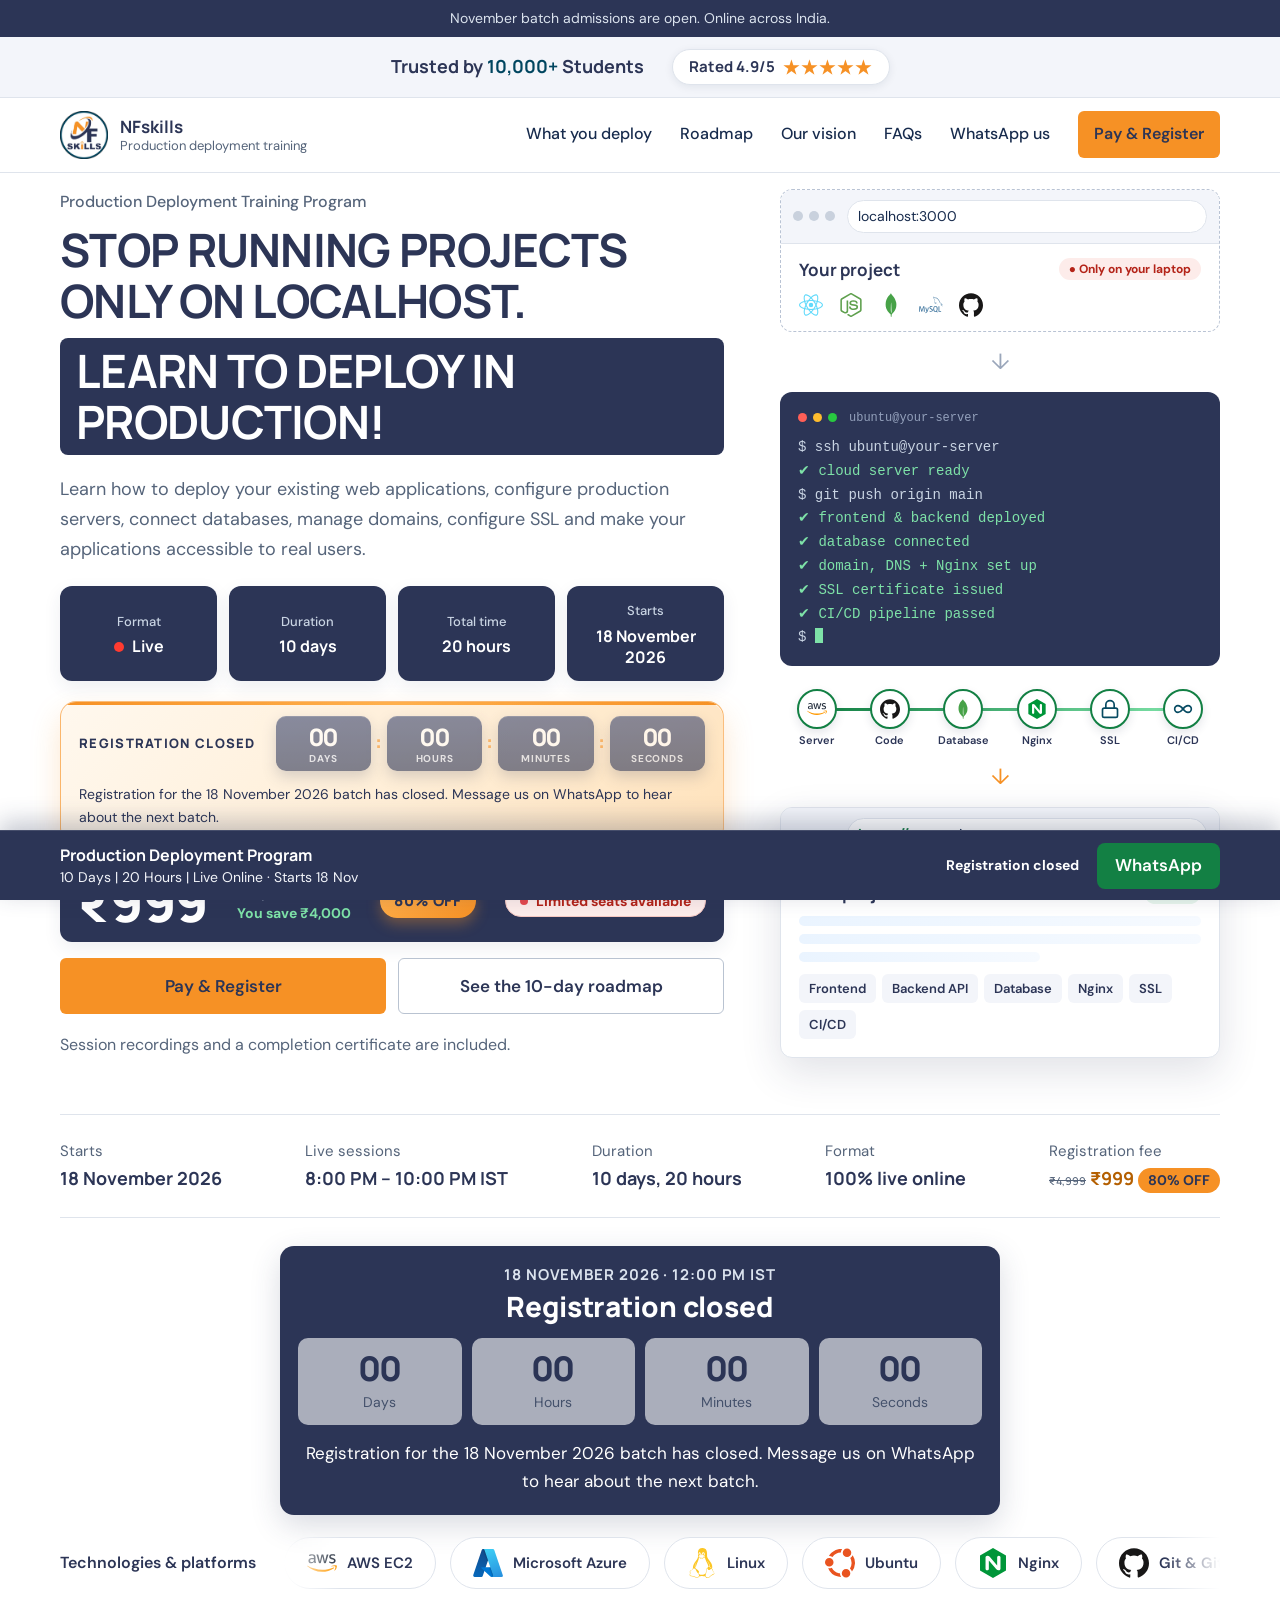
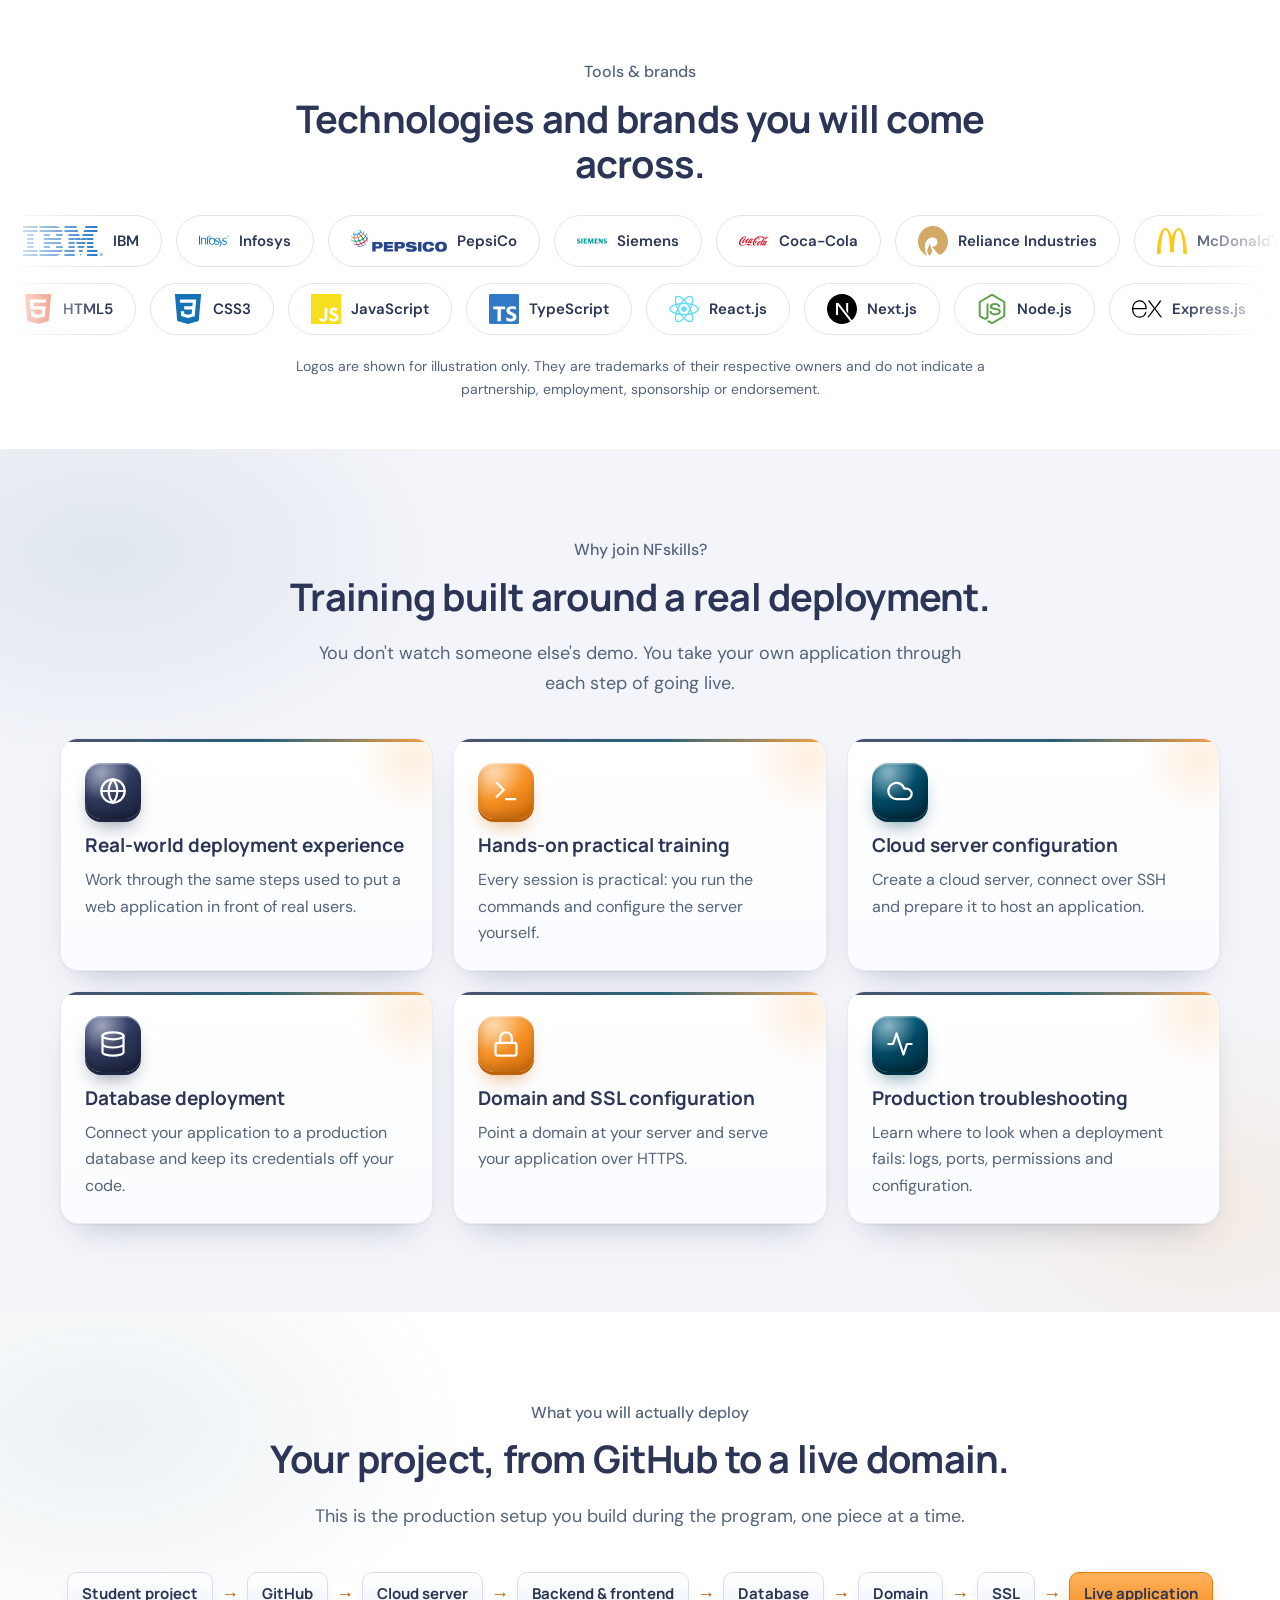
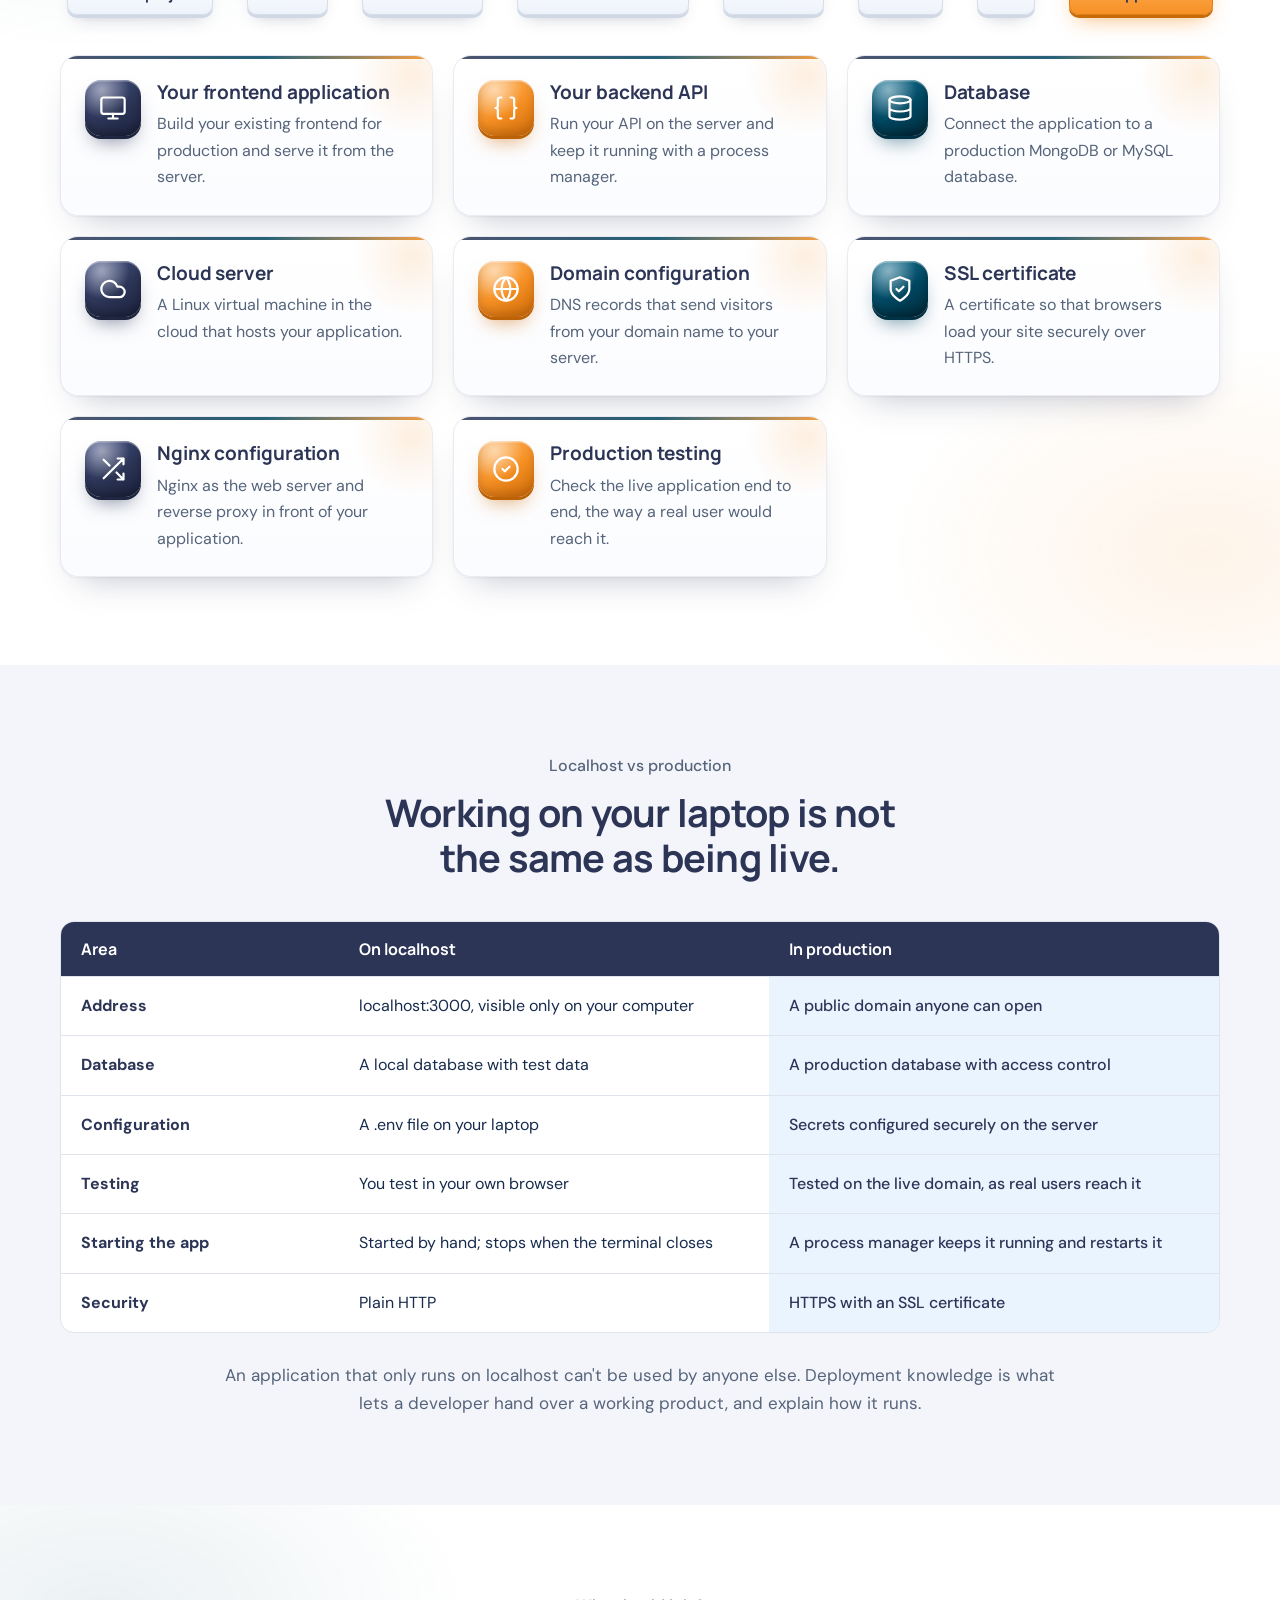
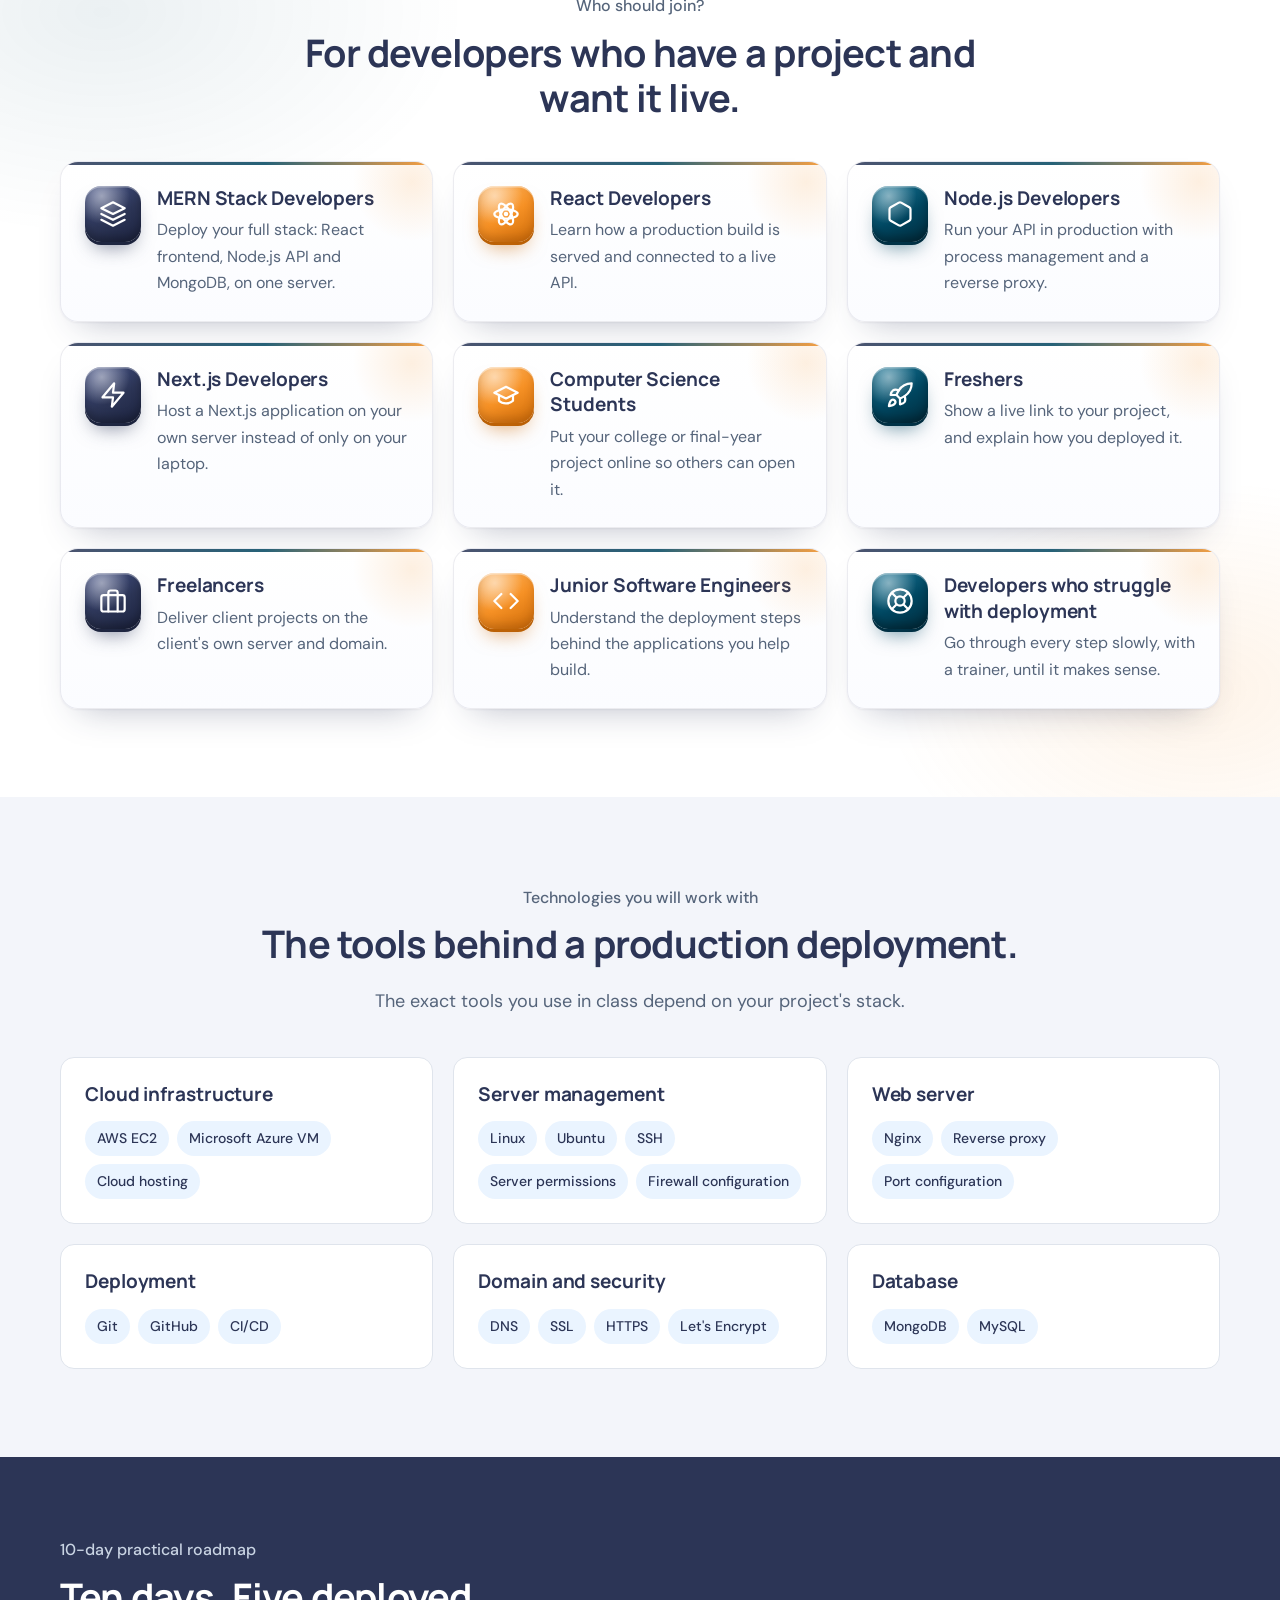
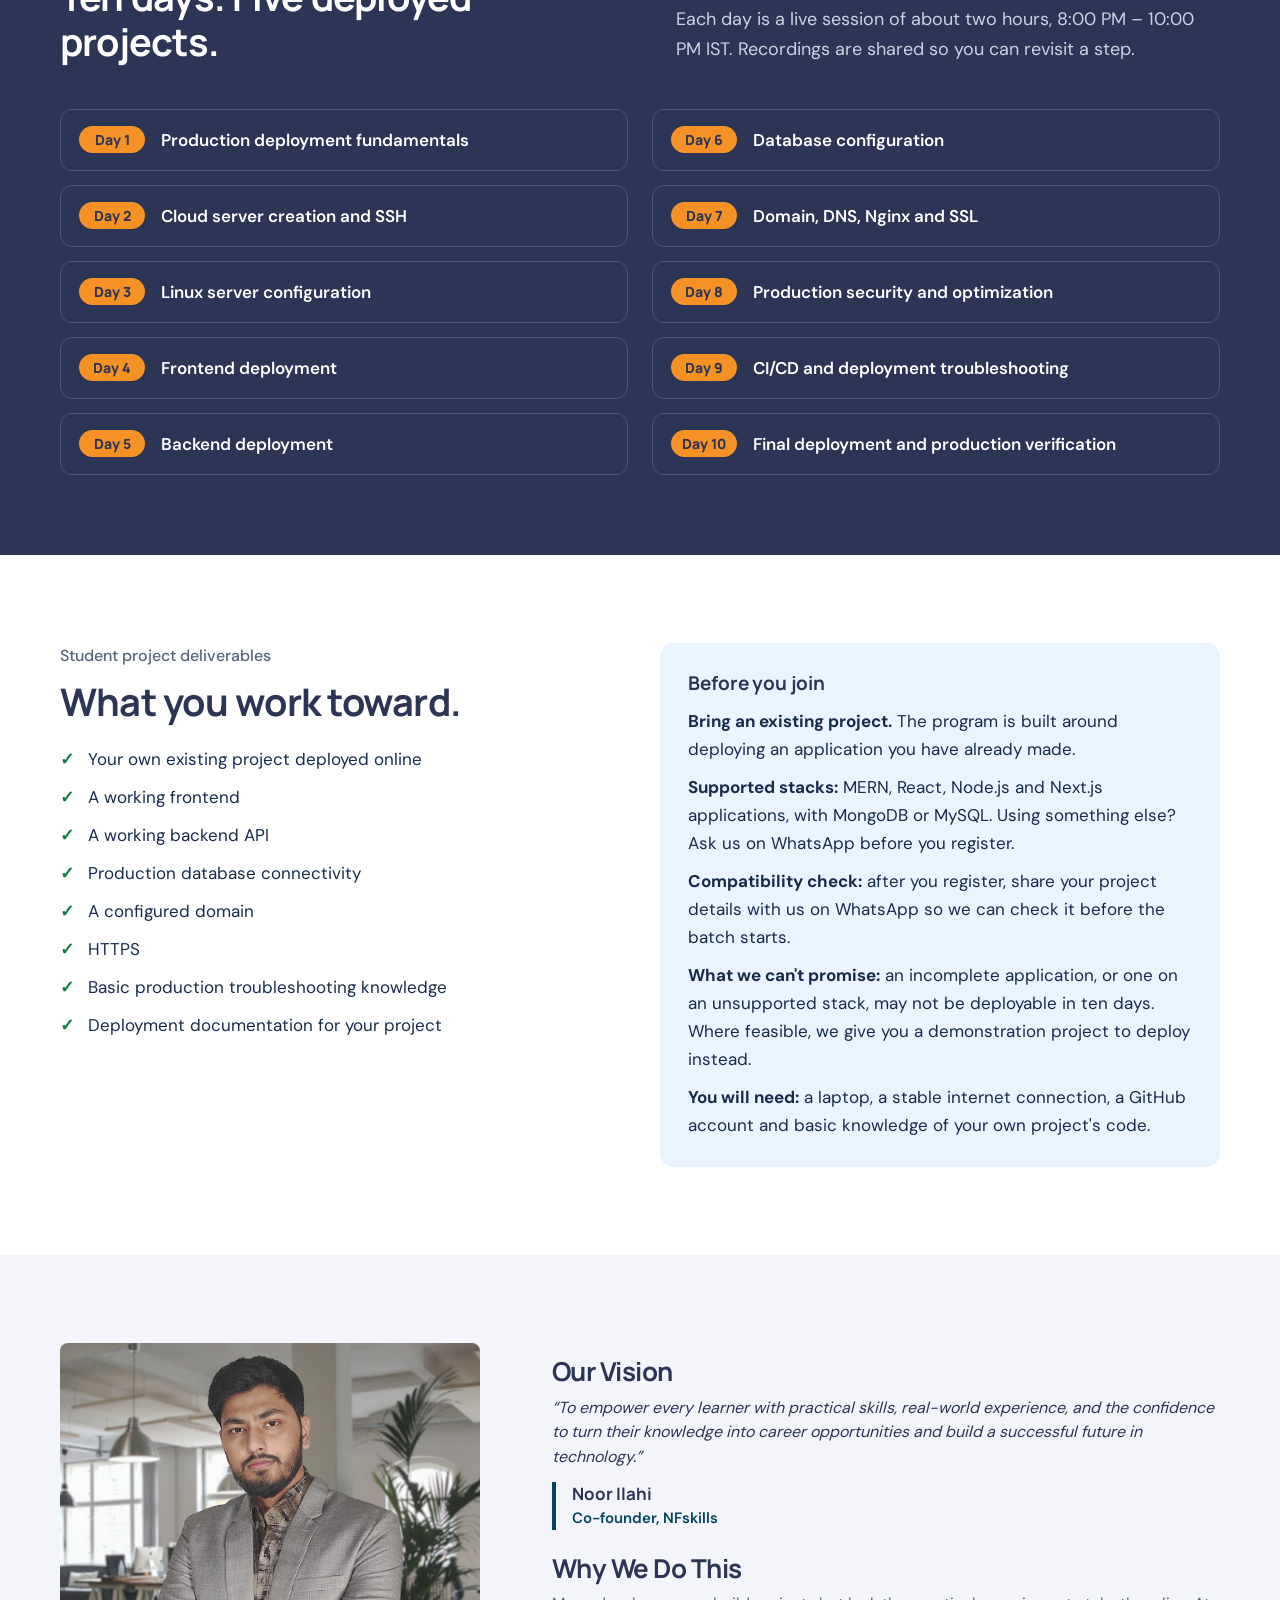
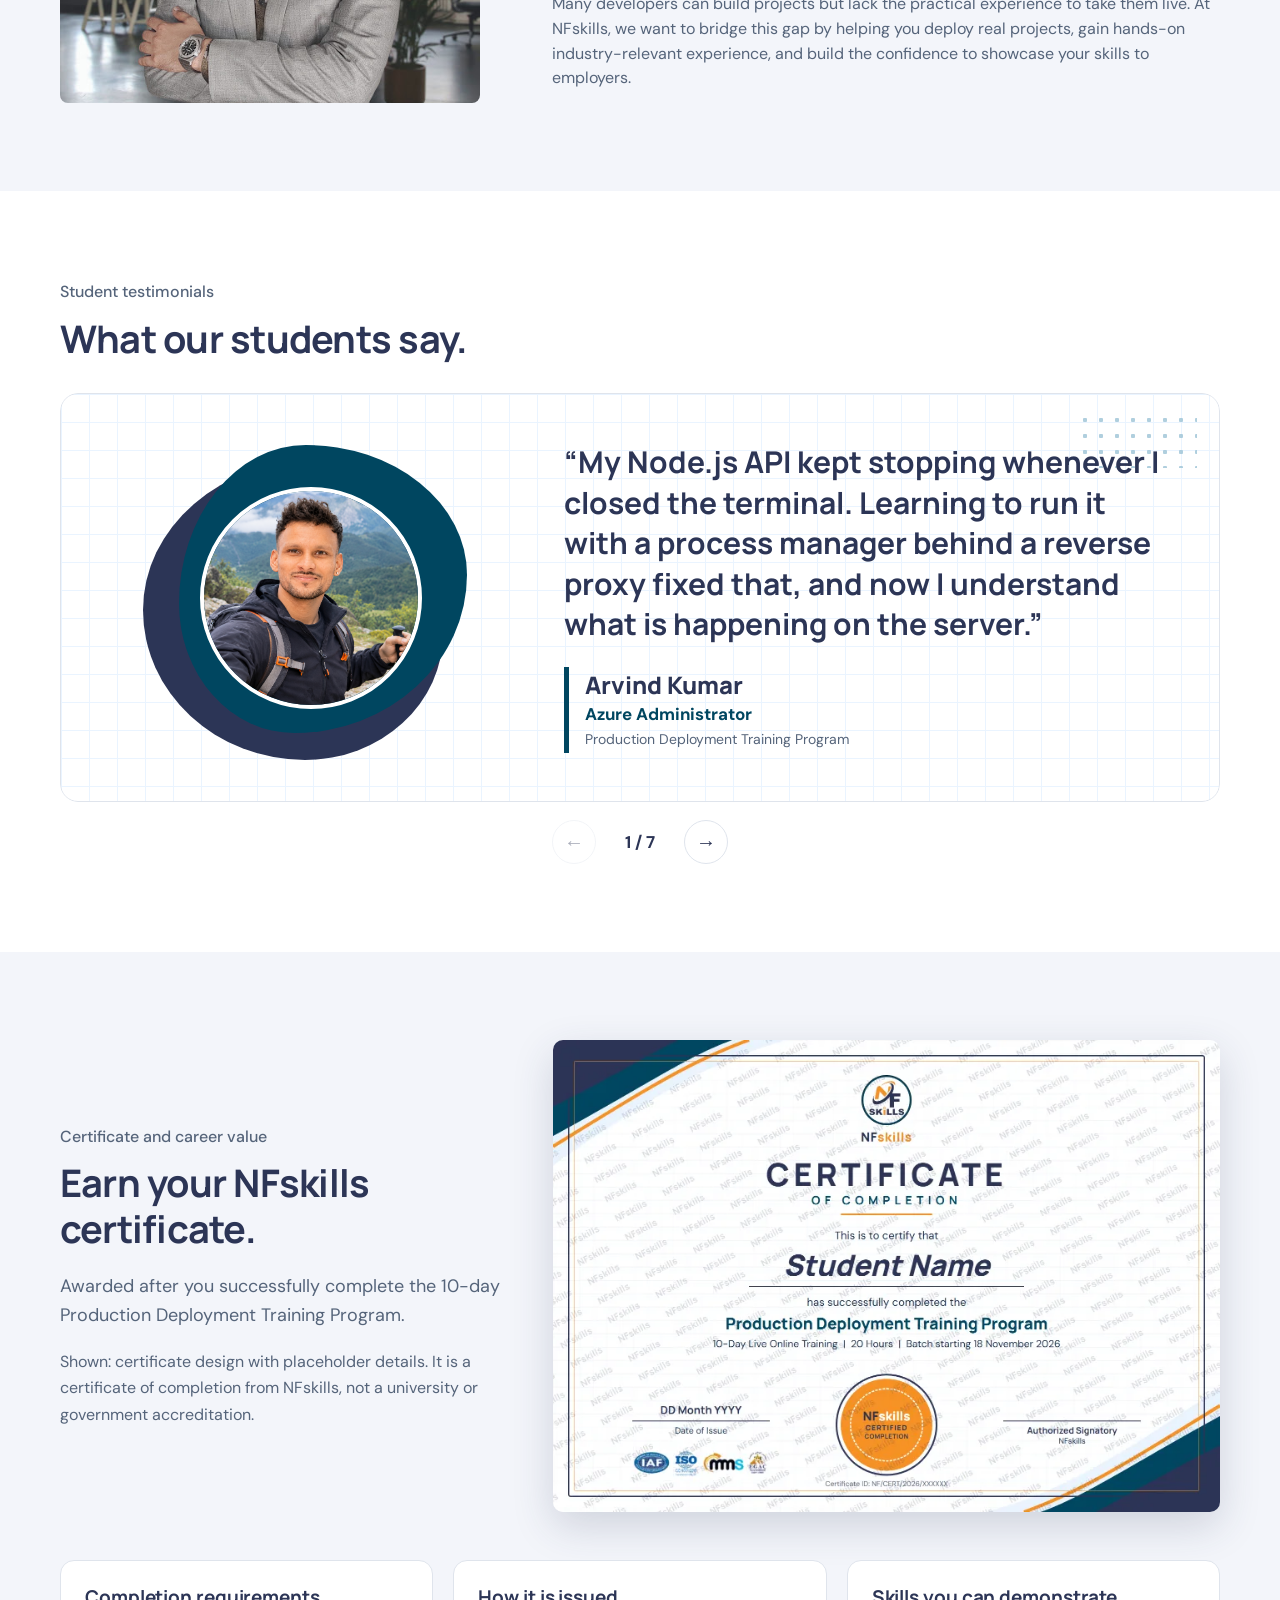
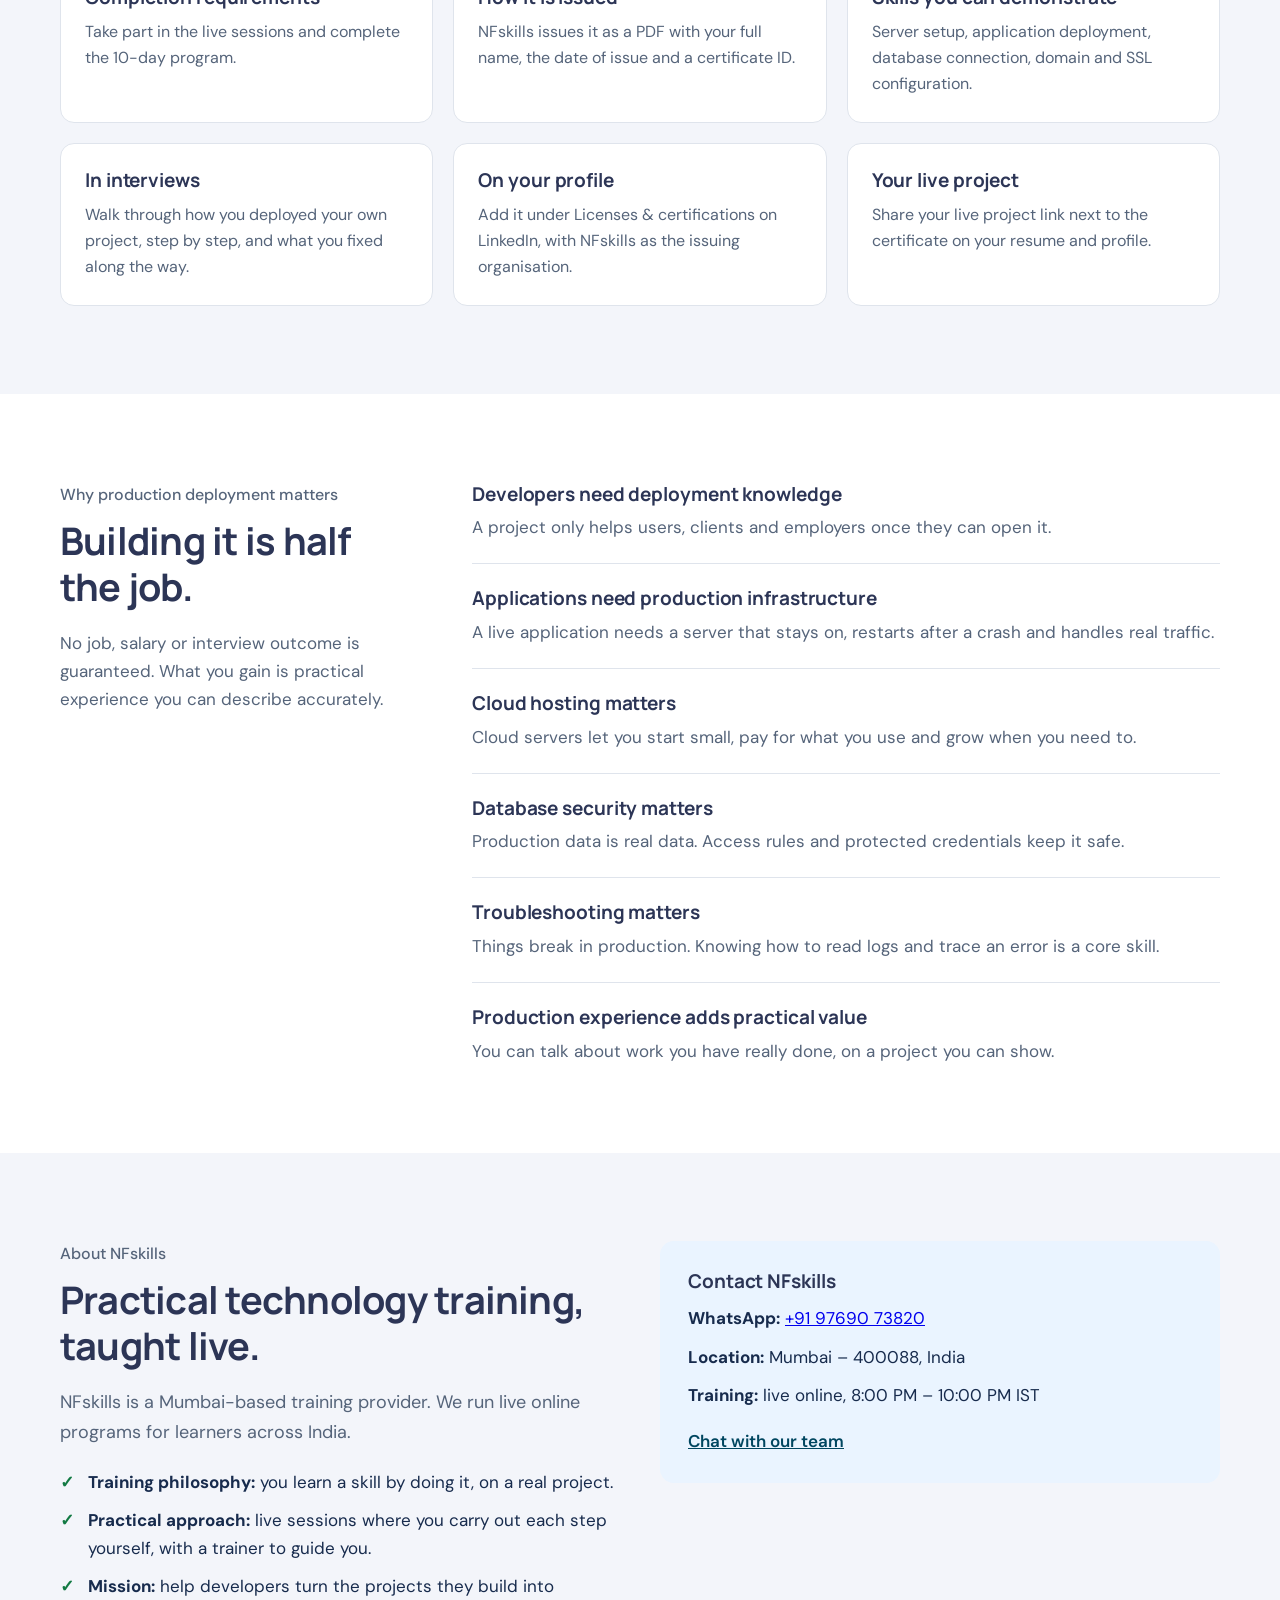
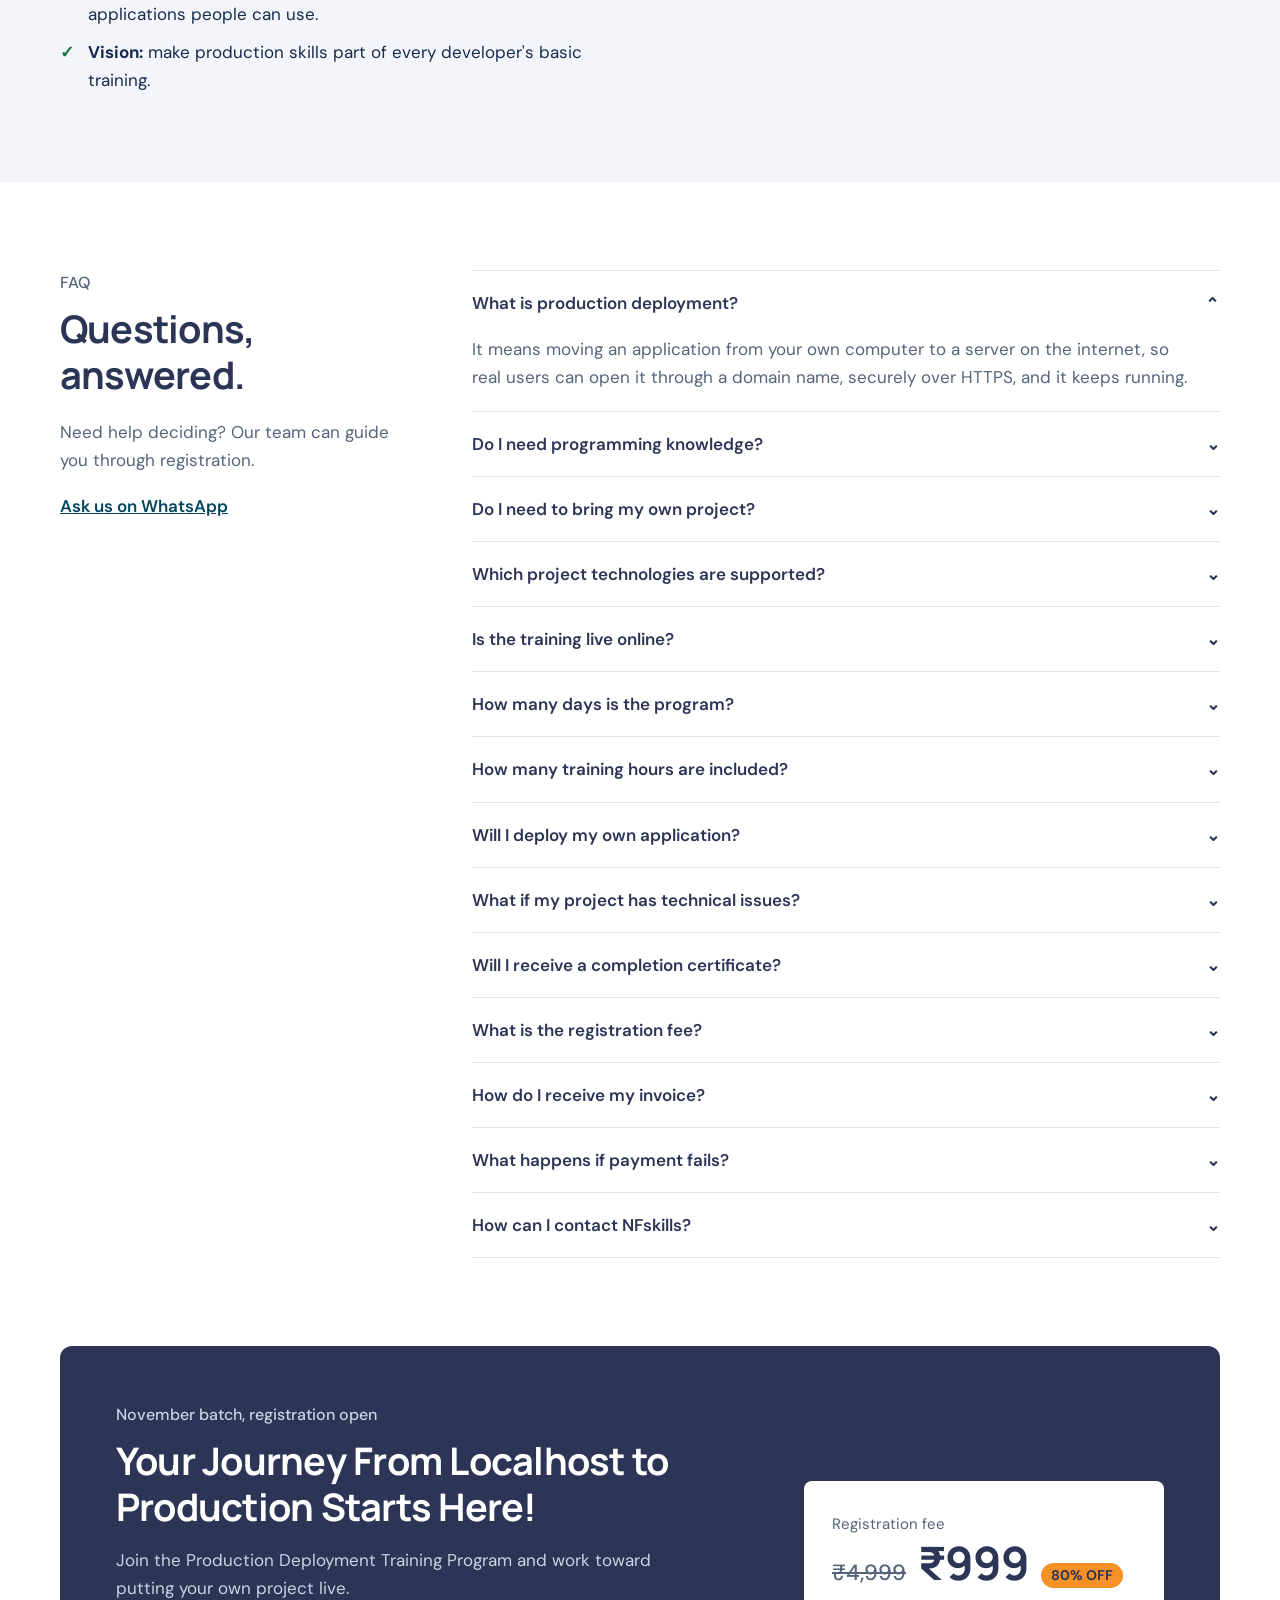
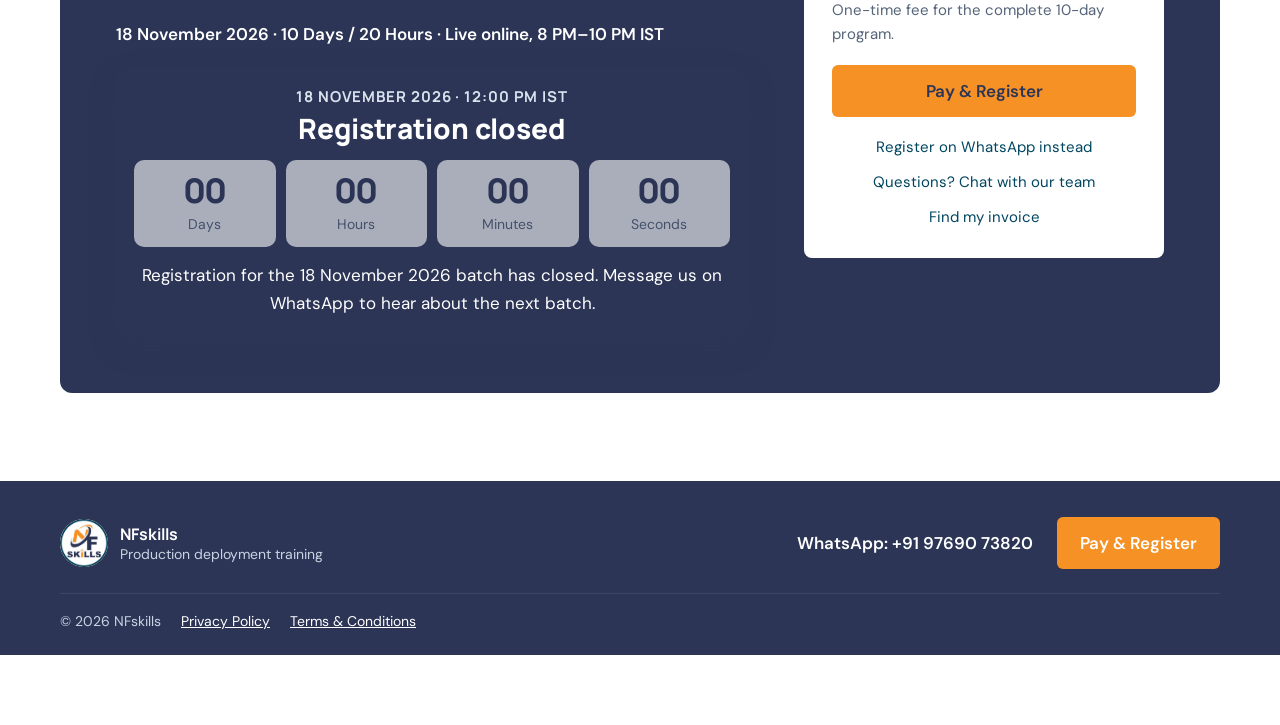
<file: public/index.html>
<!doctype html>
<html lang="en-IN">

<head>
    <meta charset="utf-8">
    <meta name="viewport" content="width=device-width, initial-scale=1, viewport-fit=cover">
    <meta name="theme-color" content="#2C3556">
    <meta name="description" content="Deploy your own web application to production in a 10-day live online training: cloud server, database, domain, Nginx and SSL. 20 hours, starts 18 November 2026. Register for ₹999.">
<meta property="og:type" content="website"><meta property="og:site_name" content="NFskills"><meta property="og:locale" content="en_IN"><meta property="og:title" content="Production Deployment Training: Take Your Project Live | NFskills"><meta property="og:description" content="Deploy your own web application to production in a 10-day live online training: cloud server, database, domain, Nginx and SSL. 20 hours, starts 18 November 2026. Register for ₹999."><meta name="twitter:card" content="summary">
<script type="application/ld+json">{"@context":"https://schema.org","@type":"Course","name":"Production Deployment Training Program","description":"A 10-day, 20-hour live online training in which students deploy their own existing web application to a production server with a database, domain, Nginx and SSL.","provider":{"@type":"EducationalOrganization","name":"NFskills","telephone":"+91-97690-73820","address":{"@type":"PostalAddress","addressLocality":"Mumbai","postalCode":"400088","addressCountry":"IN"}},"inLanguage":"en","teaches":["Cloud server setup","Linux server configuration","Nginx","Domain and DNS configuration","SSL and HTTPS","Database deployment","CI/CD","Deployment troubleshooting"],"offers":{"@type":"Offer","category":"Paid","price":"999","priceCurrency":"INR"},"hasCourseInstance":{"@type":"CourseInstance","courseMode":"Online","startDate":"2026-11-18","courseWorkload":"PT20H"}}</script>
    <title>Production Deployment Training: Take Your Project Live | NFskills</title>
    <link rel="icon" type="image/png" href="images/nfskills%20fav.png">
    <link rel="preload" href="fonts/manrope-latin.woff2" as="font" type="font/woff2" crossorigin><link rel="preload" href="fonts/dm-sans-latin.woff2" as="font" type="font/woff2" crossorigin>
    
    <style>
@font-face{font-family:"DM Sans";font-style:normal;font-weight:400 700;font-display:swap;src:url(fonts/dm-sans-latin-ext.woff2) format("woff2");unicode-range:U+0100-02BA,U+02BD-02C5,U+02C7-02CC,U+02CE-02D7,U+02DD-02FF,U+0304,U+0308,U+0329,U+1D00-1DBF,U+1E00-1E9F,U+1EF2-1EFF,U+2020,U+20A0-20AB,U+20AD-20C4,U+2113,U+2C60-2C7F,U+A720-A7FF}@font-face{font-family:"DM Sans";font-style:normal;font-weight:400 700;font-display:swap;src:url(fonts/dm-sans-latin.woff2) format("woff2");unicode-range:U+0000-00FF,U+0131,U+0152-0153,U+02BB-02BC,U+02C6,U+02DA,U+02DC,U+0304,U+0308,U+0329,U+2000-206F,U+20AC,U+2122,U+2191,U+2193,U+2212,U+2215,U+FEFF,U+FFFD}@font-face{font-family:"Manrope";font-style:normal;font-weight:400 800;font-display:swap;src:url(fonts/manrope-latin-ext.woff2) format("woff2");unicode-range:U+0100-02BA,U+02BD-02C5,U+02C7-02CC,U+02CE-02D7,U+02DD-02FF,U+0304,U+0308,U+0329,U+1D00-1DBF,U+1E00-1E9F,U+1EF2-1EFF,U+2020,U+20A0-20AB,U+20AD-20C4,U+2113,U+2C60-2C7F,U+A720-A7FF}@font-face{font-family:"Manrope";font-style:normal;font-weight:400 800;font-display:swap;src:url(fonts/manrope-latin.woff2) format("woff2");unicode-range:U+0000-00FF,U+0131,U+0152-0153,U+02BB-02BC,U+02C6,U+02DA,U+02DC,U+0304,U+0308,U+0329,U+2000-206F,U+20AC,U+2122,U+2191,U+2193,U+2212,U+2215,U+FEFF,U+FFFD}
        :root {
            --navy: #2C3556;
            --blue: #004660;
            --blue-dark: #00384d;
            --ink: #172B4D;
            --muted: #55647a;
            --line: #dfe4ec;
            --pale: #F3F5FA;
            --orange: #F69125;
            --light-blue: #EAF4FF;
            --brass: #b45f00;
            --green: #127a43
        }

        [hidden] {
            display: none !important
        }

        * {
            box-sizing: border-box
        }

        html {
            scroll-behavior: smooth;
            scroll-padding-top: 88px
        }

        a:focus-visible,
        button:focus-visible,
        summary:focus-visible {
            outline: 2px solid var(--blue);
            outline-offset: 2px
        }

        @media(prefers-reduced-motion:reduce) {
            html {
                scroll-behavior: auto
            }
        }

        body {
            margin: 0;
            background: #fff;
            font-family: "DM Sans", Arial, sans-serif;
            font-size: 17px;
            line-height: 1.65;
            color: var(--ink)
        }

        button,
        a {
            font: inherit
        }

        button {
            cursor: pointer
        }

        img {
            max-width: 100%
        }

        h1,
        h2,
        h3 {
            font-family: Manrope, sans-serif;
            color: var(--navy);
            margin: 0
        }

        h1 {
            font-size: clamp(38px, 4.6vw, 58px);
            font-weight: 700;
            line-height: 1.1;
            letter-spacing: -.03em
        }

        .hero-title {
            text-transform: uppercase;
            font-size: clamp(30px, 3.6vw, 46px);
            letter-spacing: -.015em
        }

        .hero-hl {
            display: block;
            width: fit-content;
            margin-top: 12px;
            padding: 8px 16px;
            border-radius: 8px;
            background: var(--navy);
            color: #fff
        }

        h2 {
            font-size: clamp(29px, 3.1vw, 38px);
            font-weight: 700;
            line-height: 1.2;
            letter-spacing: -.02em
        }

        h3 {
            font-size: 19px;
            font-weight: 700;
            line-height: 1.35;
            letter-spacing: -.005em
        }

        .container {
            width: min(1160px, calc(100% - 48px));
            margin: auto
        }

        .announcement {
            padding: 7px 16px;
            text-align: center;
            background: var(--navy);
            color: #dbe3ee;
            font-size: 14px
        }

        header {
            background: #fff;
            border-bottom: 1px solid var(--line);
            position: sticky;
            top: 0;
            z-index: 20
        }

        .nav {
            min-height: 74px;
            display: flex;
            align-items: center;
            justify-content: space-between;
            gap: 20px
        }

        .brand {
            display: flex;
            align-items: center;
            gap: 12px;
            text-decoration: none;
            color: var(--navy)
        }

        .brand img {
            width: 48px;
            height: 48px;
            object-fit: contain
        }

        .brand span {
            display: flex;
            flex-direction: column;
            line-height: 1.3
        }

        .brand b {
            font: 700 17px Manrope, sans-serif
        }

        .brand small {
            font-size: 13px;
            color: var(--muted)
        }

        .links {
            display: flex;
            align-items: center;
            gap: 28px
        }

        .links a {
            font-size: 16px;
            color: var(--ink);
            text-decoration: none;
            font-weight: 500
        }

        .links a:hover {
            color: var(--blue)
        }

        .links .navcta {
            background: #f69125;
            color: var(--navy);
            padding: 10px 16px;
            border-radius: 6px;
            font-weight: 600
        }

        .links .navcta:hover {
            background: #e07d10;
            color: var(--navy)
        }

        .toggle {
            display: none;
            border: 1px solid var(--line);
            border-radius: 6px;
            background: #fff;
            width: 44px;
            height: 44px;
            font-size: 20px;
            line-height: 1;
            color: var(--navy)
        }

        .btn {
            display: inline-flex;
            align-items: center;
            justify-content: center;
            border: 1px solid transparent;
            border-radius: 6px;
            padding: 14px 22px;
            font-size: 17px;
            font-weight: 600;
            line-height: 1.3;
            text-decoration: none
        }

        .primary {
            background: #f69125;
            color: var(--navy)
        }

        .primary:hover {
            background: #e07d10
        }

        .secondary {
            color: var(--navy);
            background: #fff;
            border-color: #b9c3d1
        }

        .secondary:hover {
            border-color: var(--navy)
        }

        .btn:disabled {
            opacity: .6;
            cursor: wait
        }

        .label {
            color: var(--muted);
            font-size: 16px;
            font-weight: 500;
            margin: 0 0 10px
        }

        .lead {
            max-width: 56ch;
            color: var(--muted);
            font-size: 18px;
            margin: 20px 0 0
        }

        .hero {
            padding: 16px 0 0
        }

        .hero-grid {
            display: grid;
            grid-template-columns: minmax(0, 1fr) 360px;
            gap: 72px;
            align-items: center
        }

        .actions {
            display: flex;
            gap: 12px;
            flex-wrap: wrap;
            margin-top: 30px
        }

        .hero-note {
            font-size: 16px;
            color: var(--muted);
            margin: 18px 0 0
        }

        .poster {
            width: 100%;
            height: auto;
            display: block;
            border-radius: 8px;
            border: 1px solid var(--line)
        }

        .batch {
            display: grid;
            grid-template-columns: repeat(5, auto);
            justify-content: space-between;
            gap: 16px 32px;
            margin: 56px 0 0;
            padding: 24px 0;
            border-top: 1px solid var(--line);
            border-bottom: 1px solid var(--line)
        }

        .batch dt {
            font-size: 15px;
            color: var(--muted)
        }

        .batch dd {
            margin: 2px 0 0;
            font: 700 18px/1.35 Manrope, sans-serif;
            color: var(--navy)
        }

        .batch .fee {
            color: var(--brass)
        }

        .tech {
            display: flex;
            align-items: center;
            gap: 28px;
            padding: 22px 0;
            font-size: 16px;
            color: var(--muted);
            white-space: nowrap
        }

        .tech b {
            color: var(--navy);
            font-weight: 600
        }

        /* one line moving right to left; the list is doubled so moving by half its width loops seamlessly */
        .tech-window {
            flex: 1;
            min-width: 0;
            overflow: hidden;
            mask-image: linear-gradient(90deg, transparent, #000 6%, #000 94%, transparent)
        }

        .tech-track {
            display: flex;
            width: max-content;
            animation: tech-rtl 28s linear infinite
        }

        .tech-window:hover .tech-track {
            animation-play-state: paused
        }

        .tech ul {
            display: flex;
            gap: 0;
            margin: 0;
            padding: 0;
            list-style: none
        }

        @keyframes tech-rtl {
            to {
                transform: translateX(-50%)
            }
        }

        @media(prefers-reduced-motion:reduce) {
            .tech-track {
                animation: none
            }

            .tech-window {
                overflow-x: auto;
                mask-image: none
            }

            .tech ul[aria-hidden] {
                display: none
            }
        }

        @media(max-width:650px) {
            .tech {
                flex-direction: column;
                align-items: stretch;
                gap: 8px
            }
        }

        .cert {
            display: grid;
            grid-template-columns: minmax(0, 2fr) minmax(0, 3fr);
            gap: 48px;
            align-items: center
        }

        .cert-img {
            width: 100%;
            height: auto;
            border-radius: 10px;
            box-shadow: 0 14px 40px rgba(44, 53, 86, .18)
        }

        @media(max-width:900px) {
            .cert {
                grid-template-columns: 1fr;
                gap: 28px
            }
        }

        section.content {
            padding: 88px 0
        }

        .tint {
            background: var(--pale)
        }

        .aside {
            display: grid;
            grid-template-columns: 340px minmax(0, 1fr);
            gap: 72px;
            align-items: start
        }

        .aside .lead {
            font-size: 17px
        }

        .points {
            display: grid;
            gap: 0;
            margin: 0;
            padding: 0;
            list-style: none
        }

        .points li {
            padding: 22px 0;
            border-top: 1px solid var(--line)
        }

        .points li:first-child {
            border-top: 0;
            padding-top: 0
        }

        .points li:last-child {
            padding-bottom: 0
        }

        .points p {
            margin: 6px 0 0;
            color: var(--muted)
        }

        .project-list {
            margin-top: 40px;
            background: #fff;
            border: 1px solid var(--line);
            border-radius: 10px
        }

        .project {
            display: grid;
            grid-template-columns: minmax(0, 1fr) 340px;
            gap: 12px 56px;
            padding: 30px 32px;
            border-top: 1px solid var(--line)
        }

        .project:first-child {
            border-top: 0
        }

        .tag {
            font-size: 15px;
            font-weight: 600;
            color: var(--brass);
            margin-bottom: 6px
        }

        .project h3 {
            font-size: 21px
        }

        .project p {
            color: var(--muted);
            margin: 8px 0 0;
            max-width: 56ch
        }

        .project ul {
            list-style: none;
            padding: 0;
            margin: 0;
            display: grid;
            grid-template-columns: 1fr 1fr;
            gap: 8px 20px;
            align-content: center
        }

        .project li {
            font-size: 15px;
            color: var(--ink)
        }

        .pipeline-band {
            background: var(--navy);
            color: #c9d4e3;
            padding: 80px 0
        }

        .pipeline-band h2 {
            color: #fff
        }

        .pipeline-band .label,
        .pipeline-band .lead {
            color: #c9d4e3
        }

        .pipeline-head {
            display: grid;
            grid-template-columns: minmax(0, 1fr) minmax(0, 1fr);
            gap: 72px;
            align-items: end
        }

        .pipeline-head .lead {
            margin-top: 0
        }

        .pipeline {
            list-style: none;
            margin: 52px 0 0;
            padding: 0;
            display: grid;
            grid-template-columns: repeat(5, 1fr);
            gap: 24px
        }

        .pipeline li {
            position: relative;
            padding-top: 44px
        }

        .pipeline li:before {
            content: "";
            position: absolute;
            top: 12px;
            left: 0;
            right: -24px;
            height: 2px;
            background: #4a5578
        }

        .pipeline li:last-child:before {
            right: 0
        }

        .pipeline i {
            position: absolute;
            top: 0;
            left: 0;
            width: 26px;
            height: 26px;
            display: grid;
            place-items: center;
            border-radius: 50%;
            background: #fff;
            color: var(--navy);
            font: 700 14px Manrope, sans-serif
        }

        .pipeline b {
            display: block;
            color: #fff;
            font: 700 18px/1.3 Manrope, sans-serif;
            margin-bottom: 6px
        }

        .pipeline span {
            font-size: 15px;
            line-height: 1.5;
            display: block
        }

        .pipeline-note {
            margin: 40px 0 0;
            padding-top: 24px;
            border-top: 1px solid #3a4568;
            font-size: 16px
        }

        .facts {
            display: grid;
            grid-template-columns: repeat(4, 1fr);
            gap: 24px;
            margin: 24px 0 0;
            font-size: 16px
        }

        .fact b {
            display: block;
            color: #fff;
            font-weight: 600
        }

        .audience-grid {
            display: grid;
            grid-template-columns: repeat(2, 1fr);
            gap: 36px 48px
        }

        .audience-grid p {
            margin: 6px 0 0;
            color: var(--muted)
        }

        .trainers {
            display: grid;
            grid-template-columns: 420px minmax(0, 1fr);
            gap: 72px;
            align-items: center
        }

        .trainer-photo {
            width: 100%;
            height: 360px;
            object-fit: cover;
            object-position: center 30%;
            border-radius: 8px;
            display: block
        }

        .names {
            display: flex;
            flex-wrap: wrap;
            gap: 8px 32px;
            margin: 24px 0 0;
            padding: 0;
            list-style: none;
            font: 700 18px Manrope, sans-serif;
            color: var(--navy)
        }

        .receive-list {
            margin: 0;
            padding: 0;
            list-style: none
        }

        .receive-list li {
            padding: 18px 0;
            border-top: 1px solid var(--line);
            font-weight: 600;
            color: var(--navy)
        }

        .receive-list li:first-child {
            border-top: 0;
            padding-top: 0
        }

        .receive-list small {
            display: block;
            font-size: 16px;
            font-weight: 400;
            color: var(--muted);
            margin-top: 2px
        }

        .register {
            background: var(--navy);
            border-radius: 12px;
            padding: 56px;
            display: grid;
            grid-template-columns: minmax(0, 1fr) 360px;
            gap: 56px;
            align-items: center
        }

        .register h2 {
            color: #fff
        }

        .register .label,
        .register p {
            color: #c9d4e3
        }

        .register p.when {
            color: #fff;
            font-weight: 600;
            margin-bottom: 0
        }

        .register>div>p {
            max-width: 46ch
        }

        .checkout {
            background: #fff;
            border-radius: 8px;
            padding: 28px
        }

        .checkout small {
            color: var(--muted);
            font-size: 15px
        }

        .sr {
            position: absolute;
            width: 1px;
            height: 1px;
            overflow: hidden;
            clip: rect(0 0 0 0);
            white-space: nowrap
        }

        .price {
            display: flex;
            flex-wrap: wrap;
            align-items: baseline;
            gap: 4px 12px
        }

        .was {
            color: var(--muted);
            font-weight: 500;
            font-size: .6em
        }

        .price .was {
            font-size: 22px
        }

        .off {
            display: inline-block;
            padding: 2px 10px;
            border-radius: 999px;
            background: #f69125;
            color: var(--navy);
            font: 700 14px/1.5 "DM Sans", Arial, sans-serif;
            vertical-align: middle
        }

        .checkout strong {
            display: block;
            font: 700 46px/1.15 Manrope, sans-serif;
            letter-spacing: -.02em;
            color: var(--navy)
        }

        .checkout p {
            color: var(--muted);
            font-size: 15px;
            margin: 6px 0 18px
        }

        .checkout .btn {
            width: 100%
        }

        .checkout-links {
            display: grid;
            gap: 10px;
            margin-top: 18px
        }

        .checkout-links a,
        .link-button {
            display: block;
            width: 100%;
            background: none;
            border: 0;
            padding: 0;
            text-align: center;
            font-size: 15px;
            color: var(--blue);
            text-decoration: none
        }

        .checkout-links a:hover,
        .link-button:hover {
            text-decoration: underline
        }

        .text-link {
            display: inline-block;
            margin-top: 18px;
            color: var(--blue);
            font-weight: 600
        }

        .faq-item {
            border-bottom: 1px solid var(--line)
        }

        .faq-item:first-child {
            border-top: 1px solid var(--line)
        }

        .faq-q {
            width: 100%;
            background: none;
            border: 0;
            text-align: left;
            padding: 18px 0;
            display: flex;
            justify-content: space-between;
            gap: 16px;
            font-weight: 600;
            font-size: 17px;
            color: var(--navy)
        }

        .faq-q span {
            transition: transform .15s
        }

        .faq-item.open .faq-q span {
            transform: rotate(180deg)
        }

        .faq-a {
            display: none;
            color: var(--muted);
            padding: 0 24px 20px 0
        }

        .faq-item.open .faq-a {
            display: block
        }

        footer {
            background: var(--navy);
            color: #fff;
            padding: 36px 0 22px
        }

        .foot {
            display: flex;
            justify-content: space-between;
            align-items: center;
            gap: 20px
        }

        .footbrand {
            display: flex;
            align-items: center;
            gap: 12px
        }

        .footbrand img {
            width: 48px;
            height: 48px;
            object-fit: contain;
            background: #fff;
            border-radius: 50%
        }

        .footbrand b {
            font: 700 16px Manrope, sans-serif
        }

        .footbrand small {
            display: block;
            font: 400 14px "DM Sans", Arial, sans-serif;
            color: #c9d4e3
        }

        .foot a {
            color: #fff;
            text-decoration: none;
            font-weight: 600
        }

        .copyright {
            border-top: 1px solid #3a4568;
            margin-top: 24px;
            padding-top: 16px;
            color: #c9d4e3;
            font-size: 14px;
            display: flex;
            flex-wrap: wrap;
            gap: 4px 20px
        }

        .copyright a {
            color: #fff
        }

        .wa {
            position: fixed;
            right: 20px;
            bottom: calc(var(--bar-h, 0px) + 14px);
            background: var(--green);
            color: #fff;
            text-decoration: none;
            border-radius: 6px;
            padding: 11px 16px;
            font-size: 15px;
            font-weight: 600;
            z-index: 25
        }

        .pay-dialog {
            width: min(460px, calc(100% - 32px));
            max-height: calc(100dvh - 32px);
            border: 0;
            border-radius: 12px;
            padding: 32px;
            color: var(--ink)
        }

        .pay-dialog::backdrop {
            background: #2C3556b3
        }

        .pay-dialog h3 {
            font-size: 24px;
            margin: 0 40px 6px 0
        }

        .pay-dialog p {
            font-size: 16px;
            line-height: 1.55;
            color: var(--muted);
            margin: 0 0 18px
        }

        .pay-dialog p.pay-consent {
            font-size: 14px;
            margin-bottom: 14px
        }

        .pay-consent a {
            color: var(--blue)
        }

        .dialog-close {
            position: absolute;
            top: 14px;
            right: 14px;
            width: 40px;
            height: 40px;
            border: 0;
            border-radius: 6px;
            background: none;
            font-size: 24px;
            line-height: 1;
            color: var(--muted)
        }

        .dialog-close:hover {
            background: var(--pale)
        }

        .field {
            display: grid;
            gap: 6px;
            margin-bottom: 16px
        }

        .field label {
            font-size: 15px;
            font-weight: 600;
            color: var(--navy)
        }

        .field input {
            font: inherit;
            font-size: 16px;
            padding: 12px 14px;
            border: 1px solid #b9c3d1;
            border-radius: 6px;
            width: 100%;
            color: var(--ink)
        }

        .field input:focus {
            outline: 2px solid var(--blue);
            outline-offset: 1px
        }

        .field-error {
            color: #b3261e;
            font-size: 14px
        }

        .field-error:empty {
            display: none
        }

        .pay-dialog .btn {
            width: 100%
        }

        .pay-status {
            font-weight: 600
        }

        .pay-dialog .pay-status.bad {
            color: #b3261e
        }

        .pay-dialog .pay-status.good {
            color: var(--green)
        }

        .receipt-list {
            list-style: none;
            padding: 0;
            margin: 0 0 18px;
            display: grid;
            gap: 10px
        }

        .receipt-list li {
            border: 1px solid var(--line);
            border-radius: 6px;
            padding: 12px;
            font-size: 15px;
            display: flex;
            flex-wrap: wrap;
            justify-content: space-between;
            align-items: center;
            gap: 8px 12px
        }

        .receipt-list span {
            flex: 1 1 100%
        }

        .receipt-list a {
            color: var(--blue);
            font-weight: 600;
            white-space: nowrap
        }

        .pay-summary {
            margin: 0 0 20px;
            padding: 6px 16px;
            background: var(--pale);
            border-radius: 8px;
            display: grid;
            grid-template-columns: auto minmax(0, 1fr);
            font-size: 15px
        }

        .pay-summary dt {
            color: var(--muted);
            padding: 10px 16px 10px 0
        }

        .pay-summary dd {
            margin: 0;
            padding: 10px 0;
            text-align: right;
            font-weight: 600;
            color: var(--navy);
            overflow-wrap: anywhere
        }

        .pay-summary dd:not(:last-child),
        .pay-summary dt:not(:nth-last-child(2)) {
            border-bottom: 1px solid var(--line)
        }

        .group-link {
            display: block;
            text-align: center;
            font-size: 16px;
            font-weight: 600;
            color: var(--green);
            margin-top: 16px
        }

        .pay-dialog .group-note {
            text-align: center;
            font-size: 14px;
            margin: 8px 0 0
        }

        @media(max-width:1000px) {
            .hero-grid {
                grid-template-columns: minmax(0, 1fr) 280px;
                gap: 40px
            }

            .batch {
                grid-template-columns: repeat(3, auto)
            }

            .aside,
            .pipeline-head,
            .trainers {
                grid-template-columns: 1fr;
                gap: 32px
            }

            .project {
                grid-template-columns: 1fr
            }

            .pipeline {
                grid-template-columns: 1fr;
                gap: 0
            }

            .pipeline li {
                padding: 0 0 28px 44px
            }

            .pipeline li:before {
                top: 0;
                bottom: 0;
                left: 12px;
                right: auto;
                width: 2px;
                height: auto
            }

            .pipeline li:last-child {
                padding-bottom: 0
            }

            .pipeline li:last-child:before {
                display: none
            }

            .facts {
                grid-template-columns: 1fr 1fr
            }

            .register {
                grid-template-columns: 1fr;
                padding: 40px;
                gap: 32px
            }
        }

        @media(max-width:800px) {
            .toggle {
                display: block
            }

            .links {
                display: none;
                position: absolute;
                top: 100%;
                left: 0;
                right: 0;
                background: #fff;
                padding: 12px 24px 20px;
                flex-direction: column;
                align-items: stretch;
                gap: 4px;
                border-bottom: 1px solid var(--line)
            }

            .links.show {
                display: flex
            }

            .links a {
                padding: 10px 0
            }

            .links .navcta {
                text-align: center;
                margin-top: 8px;
                padding: 12px 16px
            }
        }

        @media(max-width:650px) {
            body {
                font-size: 16px
            }

            .container {
                width: calc(100% - 32px)
            }

            .links {
                padding-left: 16px;
                padding-right: 16px
            }

            .nav {
                min-height: 66px
            }

            .brand img {
                width: 42px;
                height: 42px
            }

            .brand b {
                font-size: 16px
            }

            .hero {
                padding-top: 12px
            }

            .hero-grid {
                grid-template-columns: 1fr;
                gap: 36px
            }

            .visual {
                max-width: 300px;
                margin: auto
            }

            .actions .btn {
                width: 100%
            }

            .batch {
                grid-template-columns: 1fr 1fr;
                margin-top: 36px
            }

            section.content,
            .pipeline-band {
                padding: 60px 0
            }

            .project {
                padding: 24px 20px
            }

            .audience-grid {
                grid-template-columns: 1fr;
                gap: 24px
            }

            .trainer-photo {
                height: 280px
            }

            .register {
                padding: 28px 20px
            }

            .checkout {
                padding: 22px
            }

            .foot {
                align-items: flex-start;
                flex-direction: column
            }

            .wa {
                right: 12px
            }

            .pay-dialog {
                padding: 26px 20px
            }
        }

        @media(max-width:390px) {
            .project ul {
                grid-template-columns: 1fr
            }

            .facts {
                grid-template-columns: 1fr
            }
        }
    </style>
<link rel="stylesheet" href="trust.css"><link rel="stylesheet" href="countdown.css">
<link rel="stylesheet" href="logo-slider.css"><link rel="stylesheet" href="sections.css">
</head>

<body>
    <div class="announcement">November batch admissions are open. Online across India.</div>
    <div class="trust-bar" id="trustBar" hidden><div class="container"></div></div>
    <header>
        <div class="container nav"><a class="brand" href="#top"><img src="images/nfskills.png" width="48" height="48" alt=""><span><b>NFskills</b><small>Production deployment training</small></span></a><button class="toggle" type="button" aria-label="Open menu" aria-controls="siteMenu" aria-expanded="false">☰</button>
            <nav class="links" id="siteMenu"><a href="#deploy">What you deploy</a><a href="#roadmap">Roadmap</a><a href="#trainers">Our vision</a><a href="#faq">FAQs</a><a href="https://wa.me/919769073820?text=Hi%2C%20I%E2%80%99m%20interested%20in%20the%20Production%20Deployment%20Training%20Program.">WhatsApp us</a><a class="navcta js-pay" href="#register">Pay &amp; Register</a></nav>
        </div>
    </header>
    <main id="top">
        <!-- 01 hero -->
        <section class="hero">
            <div class="container">
                <div class="hero-grid">
                    <div>
                        <p class="label">Production Deployment Training Program</p>
                        <h1 class="hero-title">Stop Running Projects Only on Localhost. <span class="hero-hl">Learn to Deploy in production!</span></h1>
                        <p class="lead">Learn how to deploy your existing web applications, configure production servers, connect databases, manage domains, configure SSL and make your applications accessible to real users.</p>
                        <ul class="hero-facts" aria-label="Batch details"><li><small>Format</small><b><i class="live-dot" aria-hidden="true"></i>Live</b></li><li><small>Duration</small><b>10 days</b></li><li><small>Total time</small><b>20 hours</b></li><li><small>Starts</small><b>18 November 2026</b></li></ul>
                        <div class="countdown cd-mini" data-countdown data-no-cta hidden></div>
                        <p class="hero-price"><span class="now"><span class="sr">Now </span>₹999</span><span class="save"><s class="was"><span class="sr">Original price </span>₹4,999</s><span>You save ₹4,000</span></span><span class="off">80% OFF</span><span class="seats">Limited seats available</span></p>
                        <div class="actions"><a class="btn primary js-pay" href="#register">Pay &amp; Register</a><a class="btn secondary" href="#roadmap">See the 10-day roadmap</a></div>
                        <p class="hero-note">Session recordings and a completion certificate are included.</p>
                    </div>
                    <div class="visual mock" role="img" aria-label="Illustration: a project is pushed to a cloud server, its frontend, backend and database are deployed, the domain, Nginx, SSL and CI/CD are set up, and it goes live on its own secure domain">
                        <div class="mock-local" aria-hidden="true"><div class="mock-bar"><i></i><i></i><i></i><span>localhost:3000</span></div><div class="mock-local-body"><div class="mock-head">Your project<span class="offline">● Only on your laptop</span></div><div class="mock-logos"><img src="assets/logos/development/react-js.svg" alt="" height="24" decoding="async"><img src="assets/logos/development/node-js.svg" alt="" height="24" decoding="async"><img src="assets/logos/development/mongodb.svg" alt="" height="24" decoding="async"><img src="assets/logos/development/mysql.svg" alt="" height="24" decoding="async"><img src="assets/logos/development/github.svg" alt="" height="24" decoding="async"></div></div></div>
                        <div class="mock-arrow first" aria-hidden="true">↓</div>
                        <div class="mock-term" aria-hidden="true"><em class="mock-term-bar"><i></i><i></i><i></i>ubuntu@your-server</em><span class="cmd" style="--i:0">$ ssh ubuntu@your-server</span><span class="ok" style="--i:1">✔ cloud server ready</span><span class="cmd" style="--i:2">$ git push origin main</span><span class="ok" style="--i:3">✔ frontend &amp; backend deployed</span><span class="ok" style="--i:4">✔ database connected</span><span class="ok" style="--i:5">✔ domain, DNS + Nginx set up</span><span class="ok" style="--i:6">✔ SSL certificate issued</span><span class="ok" style="--i:7">✔ CI/CD pipeline passed</span><span class="mock-cursor" style="--i:8">$ <i></i></span></div>
                        <ol class="mock-pipe" aria-hidden="true"><li style="--d:1.00s"><span><img src="assets/logos/cloud/aws.svg" alt="" height="20" decoding="async"></span>Server</li><li style="--d:1.84s"><span><img src="assets/logos/development/github.svg" alt="" height="20" decoding="async"></span>Code</li><li style="--d:2.68s"><span><img src="assets/logos/development/mongodb.svg" alt="" height="20" decoding="async"></span>Database</li><li style="--d:3.52s"><span><img src="assets/logos/infrastructure/nginx.svg" alt="" height="20" decoding="async"></span>Nginx</li><li style="--d:4.36s"><span><img src="assets/logos/infrastructure/ssl-https.svg" alt="" height="20" decoding="async"></span>SSL</li><li style="--d:5.20s"><span><img src="assets/logos/infrastructure/ci-cd.svg" alt="" height="20" decoding="async"></span>CI/CD</li></ol>
                        <div class="mock-arrow" aria-hidden="true">↓</div>
                        <div class="mock-browser" aria-hidden="true">
                            <div class="mock-bar"><i></i><i></i><i></i><span><b>https://</b>yourproject.com</span></div>
                            <div class="mock-page">
                                <div class="mock-head">Your project<span class="live">● Live</span></div>
                                <div class="mock-lines"><i></i><i></i><i></i></div>
                                <div class="mock-stack"><span>Frontend</span><span>Backend API</span><span>Database</span><span>Nginx</span><span>SSL</span><span>CI/CD</span></div>
                            </div>
                        </div>
                    </div>
                </div>
                <dl class="batch">
                    <div><dt>Starts</dt><dd>18 November 2026</dd></div>
                    <div><dt>Live sessions</dt><dd>8:00 PM – 10:00 PM IST</dd></div>
                    <div><dt>Duration</dt><dd>10 days, 20 hours</dd></div>
                    <div><dt>Format</dt><dd>100% live online</dd></div>
                    <div><dt>Registration fee</dt><dd class="fee"><s class="was"><span class="sr">Original price </span>₹4,999</s> ₹999<span class="sr"> now</span> <span class="off">80% OFF</span></dd></div>
                </dl>
                <div class="countdown" data-countdown hidden></div>
            </div>
        </section>
        <section class="admission" id="admission" hidden aria-label="Admission information"><div class="container"></div></section>
        <!-- 02 technology and company logo slider -->
        <div class="container">
            <div class="tech"><b id="techLabel">Technologies &amp; platforms</b><div class="tech-window"><div class="tech-track"><ul aria-labelledby="techLabel"><li class="logo-item"><img src="assets/logos/cloud/aws.svg" alt="" height="30" decoding="async"><span>AWS EC2</span></li><li class="logo-item"><img src="assets/logos/cloud/microsoft-azure.svg" alt="" height="30" decoding="async"><span>Microsoft Azure</span></li><li class="logo-item"><img src="assets/logos/cloud/linux.svg" alt="" height="30" decoding="async"><span>Linux</span></li><li class="logo-item"><img src="assets/logos/infrastructure/ubuntu.svg" alt="" height="30" decoding="async"><span>Ubuntu</span></li><li class="logo-item"><img src="assets/logos/infrastructure/nginx.svg" alt="" height="30" decoding="async"><span>Nginx</span></li><li class="logo-item"><img src="assets/logos/development/github.svg" alt="" height="30" decoding="async"><span>Git &amp; GitHub</span></li><li class="logo-item concept"><img src="assets/logos/infrastructure/ci-cd.svg" alt="" height="30" decoding="async"><span>CI/CD</span></li><li class="logo-item concept"><img src="assets/logos/infrastructure/dns.svg" alt="" height="30" decoding="async"><span>DNS</span></li><li class="logo-item concept"><img src="assets/logos/infrastructure/ssl-https.svg" alt="" height="30" decoding="async"><span>SSL &amp; HTTPS</span></li><li class="logo-item"><img src="assets/logos/development/mongodb.svg" alt="" height="30" decoding="async"><span>MongoDB</span></li><li class="logo-item"><img src="assets/logos/development/mysql.svg" alt="" height="30" decoding="async"><span>MySQL</span></li></ul><ul aria-hidden="true"><li class="logo-item"><img src="assets/logos/cloud/aws.svg" alt="" height="30" decoding="async"><span>AWS EC2</span></li><li class="logo-item"><img src="assets/logos/cloud/microsoft-azure.svg" alt="" height="30" decoding="async"><span>Microsoft Azure</span></li><li class="logo-item"><img src="assets/logos/cloud/linux.svg" alt="" height="30" decoding="async"><span>Linux</span></li><li class="logo-item"><img src="assets/logos/infrastructure/ubuntu.svg" alt="" height="30" decoding="async"><span>Ubuntu</span></li><li class="logo-item"><img src="assets/logos/infrastructure/nginx.svg" alt="" height="30" decoding="async"><span>Nginx</span></li><li class="logo-item"><img src="assets/logos/development/github.svg" alt="" height="30" decoding="async"><span>Git &amp; GitHub</span></li><li class="logo-item concept"><img src="assets/logos/infrastructure/ci-cd.svg" alt="" height="30" decoding="async"><span>CI/CD</span></li><li class="logo-item concept"><img src="assets/logos/infrastructure/dns.svg" alt="" height="30" decoding="async"><span>DNS</span></li><li class="logo-item concept"><img src="assets/logos/infrastructure/ssl-https.svg" alt="" height="30" decoding="async"><span>SSL &amp; HTTPS</span></li><li class="logo-item"><img src="assets/logos/development/mongodb.svg" alt="" height="30" decoding="async"><span>MongoDB</span></li><li class="logo-item"><img src="assets/logos/development/mysql.svg" alt="" height="30" decoding="async"><span>MySQL</span></li></ul></div></div></div>
        </div>
        <div id="logosProbe" aria-hidden="true"></div>
        <section class="logos" id="logos" hidden aria-labelledby="logosTitle">
            <div class="container logos-head"><p class="label">Tools &amp; brands</p><h2 id="logosTitle">Technologies and brands you will come across.</h2></div>
            <div class="logo-rows" id="logoRows"></div>
            <p class="logos-note container">Logos are shown for illustration only. They are trademarks of their respective owners and do not indicate a partnership, employment, sponsorship or endorsement.</p>
        </section>
        <!-- 03 why join -->
        <section class="content tint" id="why">
            <div class="container">
                <div class="center"><p class="label">Why join NFskills?</p><h2>Training built around a real deployment.</h2><p class="lead">You don't watch someone else's demo. You take your own application through each step of going live.</p></div>
                <ul class="cards fx">
                    <li class="card"><svg viewBox="0 0 24 24" aria-hidden="true"><circle cx="12" cy="12" r="10"/><path d="M2 12h20M12 2a15.3 15.3 0 0 1 0 20M12 2a15.3 15.3 0 0 0 0 20"/></svg><h3>Real-world deployment experience</h3><p>Work through the same steps used to put a web application in front of real users.</p></li>
                    <li class="card"><svg viewBox="0 0 24 24" aria-hidden="true"><path d="m4 17 6-6-6-6M12 19h8"/></svg><h3>Hands-on practical training</h3><p>Every session is practical: you run the commands and configure the server yourself.</p></li>
                    <li class="card"><svg viewBox="0 0 24 24" aria-hidden="true"><path d="M17.5 19H9a7 7 0 1 1 6.71-9h1.79a4.5 4.5 0 1 1 0 9Z"/></svg><h3>Cloud server configuration</h3><p>Create a cloud server, connect over SSH and prepare it to host an application.</p></li>
                    <li class="card"><svg viewBox="0 0 24 24" aria-hidden="true"><ellipse cx="12" cy="5" rx="9" ry="3"/><path d="M3 5v14a9 3 0 0 0 18 0V5M3 12a9 3 0 0 0 18 0"/></svg><h3>Database deployment</h3><p>Connect your application to a production database and keep its credentials off your code.</p></li>
                    <li class="card"><svg viewBox="0 0 24 24" aria-hidden="true"><rect x="3" y="11" width="18" height="11" rx="2"/><path d="M7 11V7a5 5 0 0 1 10 0v4"/></svg><h3>Domain and SSL configuration</h3><p>Point a domain at your server and serve your application over HTTPS.</p></li>
                    <li class="card"><svg viewBox="0 0 24 24" aria-hidden="true"><path d="M22 12h-4l-3 9L9 3l-3 9H2"/></svg><h3>Production troubleshooting</h3><p>Learn where to look when a deployment fails: logs, ports, permissions and configuration.</p></li>
                </ul>
            </div>
        </section>
        <!-- 04 what you will deploy -->
        <section class="content" id="deploy">
            <div class="container">
                <div class="center"><p class="label">What you will actually deploy</p><h2>Your project, from GitHub to a live domain.</h2><p class="lead">This is the production setup you build during the program, one piece at a time.</p></div>
                <ol class="flow fx-flow" aria-label="Deployment flow"><li><span>Student project</span></li><li><span>GitHub</span></li><li><span>Cloud server</span></li><li><span>Backend &amp; frontend</span></li><li><span>Database</span></li><li><span>Domain</span></li><li><span>SSL</span></li><li><span>Live application</span></li></ol>
                <ul class="cards fx fx-row">
                    <li class="card"><svg viewBox="0 0 24 24" aria-hidden="true"><rect x="2" y="3" width="20" height="14" rx="2"/><path d="M8 21h8M12 17v4"/></svg><div><h3>Your frontend application</h3><p>Build your existing frontend for production and serve it from the server.</p></div></li>
                    <li class="card"><svg viewBox="0 0 24 24" aria-hidden="true"><path d="M8 3H7a2 2 0 0 0-2 2v5a2 2 0 0 1-2 2 2 2 0 0 1 2 2v5a2 2 0 0 0 2 2h1M16 3h1a2 2 0 0 1 2 2v5a2 2 0 0 0 2 2 2 2 0 0 0-2 2v5a2 2 0 0 1-2 2h-1"/></svg><div><h3>Your backend API</h3><p>Run your API on the server and keep it running with a process manager.</p></div></li>
                    <li class="card"><svg viewBox="0 0 24 24" aria-hidden="true"><ellipse cx="12" cy="5" rx="9" ry="3"/><path d="M3 5v14a9 3 0 0 0 18 0V5M3 12a9 3 0 0 0 18 0"/></svg><div><h3>Database</h3><p>Connect the application to a production MongoDB or MySQL database.</p></div></li>
                    <li class="card"><svg viewBox="0 0 24 24" aria-hidden="true"><path d="M17.5 19H9a7 7 0 1 1 6.71-9h1.79a4.5 4.5 0 1 1 0 9Z"/></svg><div><h3>Cloud server</h3><p>A Linux virtual machine in the cloud that hosts your application.</p></div></li>
                    <li class="card"><svg viewBox="0 0 24 24" aria-hidden="true"><circle cx="12" cy="12" r="10"/><path d="M2 12h20M12 2a15.3 15.3 0 0 1 0 20M12 2a15.3 15.3 0 0 0 0 20"/></svg><div><h3>Domain configuration</h3><p>DNS records that send visitors from your domain name to your server.</p></div></li>
                    <li class="card"><svg viewBox="0 0 24 24" aria-hidden="true"><path d="M12 22s8-4 8-10V5l-8-3-8 3v7c0 6 8 10 8 10Z"/><path d="m9 12 2 2 4-4"/></svg><div><h3>SSL certificate</h3><p>A certificate so that browsers load your site securely over HTTPS.</p></div></li>
                    <li class="card"><svg viewBox="0 0 24 24" aria-hidden="true"><path d="M16 3h5v5M4 20 21 3M21 16v5h-5M15 15l6 6M4 4l5 5"/></svg><div><h3>Nginx configuration</h3><p>Nginx as the web server and reverse proxy in front of your application.</p></div></li>
                    <li class="card"><svg viewBox="0 0 24 24" aria-hidden="true"><circle cx="12" cy="12" r="10"/><path d="m9 12 2 2 4-4"/></svg><div><h3>Production testing</h3><p>Check the live application end to end, the way a real user would reach it.</p></div></li>
                </ul>
            </div>
        </section>
        <!-- 05 localhost vs production -->
        <section class="content tint" id="compare">
            <div class="container">
                <div class="center"><p class="label">Localhost vs production</p><h2>Working on your laptop is not <br> the same as being live.</h2></div>
                <table class="compare">
                    <thead><tr><th scope="col">Area</th><th scope="col">On localhost</th><th scope="col">In production</th></tr></thead>
                    <tbody>
                        <tr><th scope="row">Address</th><td data-l="Localhost">localhost:3000, visible only on your computer</td><td data-l="Production">A public domain anyone can open</td></tr>
                        <tr><th scope="row">Database</th><td data-l="Localhost">A local database with test data</td><td data-l="Production">A production database with access control</td></tr>
                        <tr><th scope="row">Configuration</th><td data-l="Localhost">A .env file on your laptop</td><td data-l="Production">Secrets configured securely on the server</td></tr>
                        <tr><th scope="row">Testing</th><td data-l="Localhost">You test in your own browser</td><td data-l="Production">Tested on the live domain, as real users reach it</td></tr>
                        <tr><th scope="row">Starting the app</th><td data-l="Localhost">Started by hand; stops when the terminal closes</td><td data-l="Production">A process manager keeps it running and restarts it</td></tr>
                        <tr><th scope="row">Security</th><td data-l="Localhost">Plain HTTP</td><td data-l="Production">HTTPS with an SSL certificate</td></tr>
                    </tbody>
                </table>
                <p class="after-note">An application that only runs on localhost can't be used by anyone else. Deployment knowledge is what lets a developer hand over a working product, and explain how it runs.</p>
            </div>
        </section>
        <!-- 06 who should join -->
        <section class="content" id="audience">
            <div class="container">
                <div class="center"><p class="label">Who should join?</p><h2>For developers who have a project and want it live.</h2></div>
                <ul class="cards fx fx-row">
                    <li class="card"><svg viewBox="0 0 24 24" aria-hidden="true"><path d="m12 2 10 5-10 5L2 7Z"/><path d="m2 17 10 5 10-5M2 12l10 5 10-5"/></svg><div><h3>MERN Stack Developers</h3><p>Deploy your full stack: React frontend, Node.js API and MongoDB, on one server.</p></div></li>
                    <li class="card"><svg viewBox="0 0 24 24" aria-hidden="true"><circle cx="12" cy="12" r="1"/><ellipse cx="12" cy="12" rx="10" ry="4"/><ellipse cx="12" cy="12" rx="10" ry="4" transform="rotate(60 12 12)"/><ellipse cx="12" cy="12" rx="10" ry="4" transform="rotate(120 12 12)"/></svg><div><h3>React Developers</h3><p>Learn how a production build is served and connected to a live API.</p></div></li>
                    <li class="card"><svg viewBox="0 0 24 24" aria-hidden="true"><path d="M21 16V8a2 2 0 0 0-1-1.73l-7-4a2 2 0 0 0-2 0l-7 4A2 2 0 0 0 3 8v8a2 2 0 0 0 1 1.73l7 4a2 2 0 0 0 2 0l7-4A2 2 0 0 0 21 16Z"/></svg><div><h3>Node.js Developers</h3><p>Run your API in production with process management and a reverse proxy.</p></div></li>
                    <li class="card"><svg viewBox="0 0 24 24" aria-hidden="true"><path d="M13 2 3 14h9l-1 8 10-12h-9l1-8Z"/></svg><div><h3>Next.js Developers</h3><p>Host a Next.js application on your own server instead of only on your laptop.</p></div></li>
                    <li class="card"><svg viewBox="0 0 24 24" aria-hidden="true"><path d="M22 10 12 5 2 10l10 5 10-5Z"/><path d="M6 12v5c3 3 9 3 12 0v-5"/></svg><div><h3>Computer Science Students</h3><p>Put your college or final-year project online so others can open it.</p></div></li>
                    <li class="card"><svg viewBox="0 0 24 24" aria-hidden="true"><path d="M4.5 16.5c-1.5 1.26-2 5-2 5s3.74-.5 5-2c.71-.84.7-2.13-.09-2.91a2.18 2.18 0 0 0-2.91-.09Z"/><path d="m12 15-3-3a22 22 0 0 1 2-3.95A12.88 12.88 0 0 1 22 2c0 2.72-.78 7.5-6 11a22.35 22.35 0 0 1-4 2Z"/><path d="M9 12H4s.55-3.03 2-4c1.62-1.08 5 0 5 0M12 15v5s3.03-.55 4-2c1.08-1.62 0-5 0-5"/></svg><div><h3>Freshers</h3><p>Show a live link to your project, and explain how you deployed it.</p></div></li>
                    <li class="card"><svg viewBox="0 0 24 24" aria-hidden="true"><rect x="2" y="7" width="20" height="14" rx="2"/><path d="M16 21V5a2 2 0 0 0-2-2h-4a2 2 0 0 0-2 2v16"/></svg><div><h3>Freelancers</h3><p>Deliver client projects on the client's own server and domain.</p></div></li>
                    <li class="card"><svg viewBox="0 0 24 24" aria-hidden="true"><path d="m16 18 6-6-6-6M8 6l-6 6 6 6"/></svg><div><h3>Junior Software Engineers</h3><p>Understand the deployment steps behind the applications you help build.</p></div></li>
                    <li class="card"><svg viewBox="0 0 24 24" aria-hidden="true"><circle cx="12" cy="12" r="10"/><circle cx="12" cy="12" r="4"/><path d="m4.93 4.93 4.24 4.24M14.83 9.17l4.24-4.24M14.83 14.83l4.24 4.24M9.17 14.83l-4.24 4.24"/></svg><div><h3>Developers who struggle with deployment</h3><p>Go through every step slowly, with a trainer, until it makes sense.</p></div></li>
                </ul>
            </div>
        </section>
        <!-- 07 technologies -->
        <section class="content tint" id="technologies">
            <div class="container">
                <div class="center"><p class="label">Technologies you will work with</p><h2>The tools behind a production deployment.</h2><p class="lead">The exact tools you use in class depend on your project's stack.</p></div>
                <ul class="cards">
                    <li class="card"><h3>Cloud infrastructure</h3><ul class="chips"><li>AWS EC2</li><li>Microsoft Azure VM</li><li>Cloud hosting</li></ul></li>
                    <li class="card"><h3>Server management</h3><ul class="chips"><li>Linux</li><li>Ubuntu</li><li>SSH</li><li>Server permissions</li><li>Firewall configuration</li></ul></li>
                    <li class="card"><h3>Web server</h3><ul class="chips"><li>Nginx</li><li>Reverse proxy</li><li>Port configuration</li></ul></li>
                    <li class="card"><h3>Deployment</h3><ul class="chips"><li>Git</li><li>GitHub</li><li>CI/CD</li></ul></li>
                    <li class="card"><h3>Domain and security</h3><ul class="chips"><li>DNS</li><li>SSL</li><li>HTTPS</li><li>Let's Encrypt</li></ul></li>
                    <li class="card"><h3>Database</h3><ul class="chips"><li>MongoDB</li><li>MySQL</li></ul></li>
                </ul>
            </div>
        </section>
        <!-- 08 roadmap -->
        <section class="pipeline-band" id="roadmap">
            <div class="container">
                <div class="pipeline-head">
                    <div><p class="label">10-day practical roadmap</p><h2>Ten days. Five deployed projects.</h2></div>
                    <p class="lead">Each day is a live session of about two hours, 8:00 PM – 10:00 PM IST. Recordings are shared so you can revisit a step.</p>
                </div>
                <ol class="days">
                    <li><b>Day 1</b>Production deployment fundamentals</li>
                    <li><b>Day 2</b>Cloud server creation and SSH</li>
                    <li><b>Day 3</b>Linux server configuration</li>
                    <li><b>Day 4</b>Frontend deployment</li>
                    <li><b>Day 5</b>Backend deployment</li>
                    <li><b>Day 6</b>Database configuration</li>
                    <li><b>Day 7</b>Domain, DNS, Nginx and SSL</li>
                    <li><b>Day 8</b>Production security and optimization</li>
                    <li><b>Day 9</b>CI/CD and deployment troubleshooting</li>
                    <li><b>Day 10</b>Final deployment and production verification</li>
                </ol>
            </div>
        </section>
        <!-- 09 deliverables -->
        <section class="content" id="deliverables">
            <div class="container split">
                <div>
                    <p class="label">Student project deliverables</p>
                    <h2>What you work toward.</h2>
                    <ul class="ticks">
                        <li>Your own existing project deployed online</li>
                        <li>A working frontend</li>
                        <li>A working backend API</li>
                        <li>Production database connectivity</li>
                        <li>A configured domain</li>
                        <li>HTTPS</li>
                        <li>Basic production troubleshooting knowledge</li>
                        <li>Deployment documentation for your project</li>
                    </ul>
                </div>
                <div class="note-box">
                    <h3>Before you join</h3>
                    <p><b>Bring an existing project.</b> The program is built around deploying an application you have already made.</p>
                    <p><b>Supported stacks:</b> MERN, React, Node.js and Next.js applications, with MongoDB or MySQL. Using something else? Ask us on WhatsApp before you register.</p>
                    <p><b>Compatibility check:</b> after you register, share your project details with us on WhatsApp so we can check it before the batch starts.</p>
                    <p><b>What we can't promise:</b> an incomplete application, or one on an unsupported stack, may not be deployable in ten days. Where feasible, we give you a demonstration project to deploy instead.</p>
                    <p><b>You will need:</b> a laptop, a stable internet connection, a GitHub account and basic knowledge of your own project's code.</p>
                </div>
            </div>
        </section>
        <!-- 10 trainer -->
        <section class="content tint" id="trainers">
            <div class="container trainers"><img class="trainer-photo" id="trainerPhoto" src="assets/trainer/trainer-900.webp" width="900" height="755" loading="lazy" decoding="async" alt="NFskills trainer">
                <div>
                    <h2>Our Vision</h2>
                    <p class="lead" id="trainerIntro">To empower every learner with practical skills, real-world experience, and the confidence to turn their knowledge into career opportunities and build a successful future in technology.</p>
                    <ul class="names" id="trainerNames"><li>Noor Ilahi<span>Co-founder, NFskills</span></li></ul>
                    <h2 class="why-title">Why We Do This</h2>
                    <p class="lead">Many developers can build projects but lack the practical experience to take them live. At NFskills, we want to bridge this gap by helping you deploy real projects, gain hands-on industry-relevant experience, and build the confidence to showcase your skills to employers.</p>
                </div>
            </div>
        </section>
        <!-- 11 testimonials -->
        <section class="content" id="reviews" hidden>
            <div class="container">
                <div class="reviews-head"><p class="label">Student testimonials</p><h2>What our students say.</h2></div>
                <div class="t-carousel" aria-roledescription="carousel" aria-label="Student testimonials"><ul class="t-track" id="reviewGrid"></ul></div>
            </div>
        </section>
        <!-- 12 certificate and career value -->
        <section class="content tint" id="certificate">
            <div class="container">
                <div class="cert">
                    <div>
                        <p class="label">Certificate and career value</p>
                        <h2>Earn your NFskills certificate.</h2>
                        <p class="lead">Awarded after you successfully complete the 10-day Production Deployment Training Program.</p>
                        <p class="hero-note">Shown: certificate design with placeholder details. It is a certificate of completion from NFskills, not a university or government accreditation.</p>
                    </div>
                    <img class="cert-img" src="assets/certificates/nfskills-certificate-sample-800.webp" srcset="assets/certificates/nfskills-certificate-sample-800.webp 800w, assets/certificates/nfskills-certificate-sample-1600.webp 1600w" sizes="(max-width: 900px) 100vw, 60vw" width="1600" height="1131" loading="lazy" decoding="async" alt="NFskills certificate of completion design for the Production Deployment Training Program, with placeholder student name">
                </div>
                <ul class="cards cert-points">
                    <li class="card"><h3>Completion requirements</h3><p>Take part in the live sessions and complete the 10-day program.</p></li>
                    <li class="card"><h3>How it is issued</h3><p>NFskills issues it as a PDF with your full name, the date of issue and a certificate ID.</p></li>
                    <li class="card"><h3>Skills you can demonstrate</h3><p>Server setup, application deployment, database connection, domain and SSL configuration.</p></li>
                    <li class="card"><h3>In interviews</h3><p>Walk through how you deployed your own project, step by step, and what you fixed along the way.</p></li>
                    <li class="card"><h3>On your profile</h3><p>Add it under Licenses &amp; certifications on LinkedIn, with NFskills as the issuing organisation.</p></li>
                    <li class="card"><h3>Your live project</h3><p>Share your live project link next to the certificate on your resume and profile.</p></li>
                </ul>
            </div>
        </section>
        <!-- 13 why production deployment matters -->
        <section class="content" id="matters">
            <div class="container aside">
                <div>
                    <p class="label">Why production deployment matters</p>
                    <h2>Building it is half the job.</h2>
                    <p class="lead">No job, salary or interview outcome is guaranteed. What you gain is practical experience you can describe accurately.</p>
                </div>
                <ul class="points">
                    <li><h3>Developers need deployment knowledge</h3><p>A project only helps users, clients and employers once they can open it.</p></li>
                    <li><h3>Applications need production infrastructure</h3><p>A live application needs a server that stays on, restarts after a crash and handles real traffic.</p></li>
                    <li><h3>Cloud hosting matters</h3><p>Cloud servers let you start small, pay for what you use and grow when you need to.</p></li>
                    <li><h3>Database security matters</h3><p>Production data is real data. Access rules and protected credentials keep it safe.</p></li>
                    <li><h3>Troubleshooting matters</h3><p>Things break in production. Knowing how to read logs and trace an error is a core skill.</p></li>
                    <li><h3>Production experience adds practical value</h3><p>You can talk about work you have really done, on a project you can show.</p></li>
                </ul>
            </div>
        </section>
        <!-- 14 about -->
        <section class="content tint" id="about">
            <div class="container split">
                <div>
                    <p class="label">About NFskills</p>
                    <h2>Practical technology training, taught live.</h2>
                    <p class="lead">NFskills is a Mumbai-based training provider. We run live online programs for learners across India.</p>
                    <ul class="ticks">
                        <li><b>Training philosophy:</b> you learn a skill by doing it, on a real project.</li>
                        <li><b>Practical approach:</b> live sessions where you carry out each step yourself, with a trainer to guide you.</li>
                        <li><b>Mission:</b> help developers turn the projects they build into applications people can use.</li>
                        <li><b>Vision:</b> make production skills part of every developer's basic training.</li>
                    </ul>
                </div>
                <div class="note-box">
                    <h3>Contact NFskills</h3>
                    <p><b>WhatsApp:</b> <a href="https://wa.me/919769073820">+91 97690 73820</a></p>
                    <p><b>Location:</b> Mumbai – 400088, India</p>
                    <p><b>Training:</b> live online, 8:00 PM – 10:00 PM IST</p>
                    <a class="text-link" href="https://wa.me/919769073820?text=Hi%2C%20I%E2%80%99m%20interested%20in%20the%20Production%20Deployment%20Training%20Program.">Chat with our team</a>
                </div>
            </div>
        </section>
        <!-- 15 faq -->
        <section class="content" id="faq">
            <div class="container aside">
                <div>
                    <p class="label">FAQ</p>
                    <h2>Questions, answered.</h2>
                    <p class="lead">Need help deciding? Our team can guide you through registration.</p><a class="text-link" href="https://wa.me/919769073820">Ask us on WhatsApp</a>
                </div>
                <div>
                    <div class="faq-item open"><button class="faq-q" type="button" aria-expanded="true">What is production deployment? <span aria-hidden="true">⌄</span></button>
                        <div class="faq-a">It means moving an application from your own computer to a server on the internet, so real users can open it through a domain name, securely over HTTPS, and it keeps running.</div>
                    </div>
                    <div class="faq-item"><button class="faq-q" type="button" aria-expanded="false">Do I need programming knowledge? <span aria-hidden="true">⌄</span></button>
                        <div class="faq-a">Yes, the basics. You should have built a web application, or be building one, and be able to run it on your own computer. You do not need any server or cloud experience.</div>
                    </div>
                    <div class="faq-item"><button class="faq-q" type="button" aria-expanded="false">Do I need to bring my own project? <span aria-hidden="true">⌄</span></button>
                        <div class="faq-a">Yes. The program is built around deploying your existing application. If your project turns out to be unsuitable, we give you a demonstration project to deploy instead, where feasible.</div>
                    </div>
                    <div class="faq-item"><button class="faq-q" type="button" aria-expanded="false">Which project technologies are supported? <span aria-hidden="true">⌄</span></button>
                        <div class="faq-a">MERN, React, Node.js and Next.js applications, with MongoDB or MySQL. If your project uses something else, message us on WhatsApp before you register so we can check it.</div>
                    </div>
                    <div class="faq-item"><button class="faq-q" type="button" aria-expanded="false">Is the training live online? <span aria-hidden="true">⌄</span></button>
                        <div class="faq-a">Yes. All sessions are live and online, from 8:00 PM to 10:00 PM IST. Session recordings are provided.</div>
                    </div>
                    <div class="faq-item"><button class="faq-q" type="button" aria-expanded="false">How many days is the program? <span aria-hidden="true">⌄</span></button>
                        <div class="faq-a">10 days. The batch starts on 18 November 2026.</div>
                    </div>
                    <div class="faq-item"><button class="faq-q" type="button" aria-expanded="false">How many training hours are included? <span aria-hidden="true">⌄</span></button>
                        <div class="faq-a">20 hours in total, about two hours each day.</div>
                    </div>
                    <div class="faq-item"><button class="faq-q" type="button" aria-expanded="false">Will I deploy my own application? <span aria-hidden="true">⌄</span></button>
                        <div class="faq-a">That is the goal of the program: you work on deploying your own project in each session. We cannot guarantee deployment of an incomplete application or one on an unsupported stack.</div>
                    </div>
                    <div class="faq-item"><button class="faq-q" type="button" aria-expanded="false">What if my project has technical issues? <span aria-hidden="true">⌄</span></button>
                        <div class="faq-a">Fixing deployment errors is part of the training, and the trainer guides you through them. Bugs in your application's own code remain yours to fix. If your project cannot be deployed in time, you follow along with a demonstration project where feasible.</div>
                    </div>
                    <div class="faq-item"><button class="faq-q" type="button" aria-expanded="false">Will I receive a completion certificate? <span aria-hidden="true">⌄</span></button>
                        <div class="faq-a">Yes. You receive an NFskills certificate of completion after successfully completing the program. It is a completion certificate, not an accredited qualification.</div>
                    </div>
                    <div class="faq-item"><button class="faq-q" type="button" aria-expanded="false">What is the registration fee? <span aria-hidden="true">⌄</span></button>
                        <div class="faq-a">₹999, paid once, for the complete 10-day program. The original price is ₹4,999, so this batch is 80% off.</div>
                    </div>
                    <div class="faq-item"><button class="faq-q" type="button" aria-expanded="false">How do I receive my invoice? <span aria-hidden="true">⌄</span></button>
                        <div class="faq-a">As soon as your payment is verified, you can download your invoice as a PDF from the confirmation screen. Later, use Find my invoice on this page with your phone number and Razorpay payment ID.</div>
                    </div>
                    <div class="faq-item"><button class="faq-q" type="button" aria-expanded="false">What happens if payment fails? <span aria-hidden="true">⌄</span></button>
                        <div class="faq-a">You are not registered, and you can try again. If money left your account but you did not see a confirmation, keep your Razorpay payment ID and use Find my invoice, or message us on WhatsApp.</div>
                    </div>
                    <div class="faq-item"><button class="faq-q" type="button" aria-expanded="false">How can I contact NFskills? <span aria-hidden="true">⌄</span></button>
                        <div class="faq-a">Message us on WhatsApp at +91 97690 73820, or use the WhatsApp button on this page.</div>
                    </div>
                </div>
            </div>
        </section>
        <!-- 16 final registration CTA -->
        <section class="content" id="register" style="padding-top:0">
            <div class="container register">
                <div>
                    <p class="label">November batch, registration open</p>
                    <h2>Your Journey From Localhost to Production Starts Here!</h2>
                    <p>Join the Production Deployment Training Program and work toward putting your own project live.</p>
                    <p class="when">18 November 2026 · 10 Days / 20 Hours · Live online, 8 PM–10 PM IST</p>
                    <div class="countdown" data-countdown data-no-cta hidden></div>
                </div>
                <div class="checkout"><small>Registration fee</small><div class="price"><s class="was"><span class="sr">Original price </span>₹4,999</s><strong><span class="sr">Now </span>₹999</strong><span class="off">80% OFF</span></div>
                    <p>One-time fee for the complete 10-day program.</p><button class="btn primary" id="payButton" type="button">Pay &amp; Register</button>
                    <div class="checkout-links"><a href="https://wa.me/919769073820?text=Hi%2C%20I%20want%20to%20register%20for%20the%20Production%20Deployment%20Training%20Program.">Register on WhatsApp instead</a><a href="https://wa.me/919769073820">Questions? Chat with our team</a><button class="link-button" id="receiptsButton" type="button">Find my invoice</button></div>
                </div>
            </div>
        </section>
    </main>
    <footer>
        <div class="container">
            <div class="foot">
                <div class="footbrand"><img src="images/nfskills.png" width="48" height="48" loading="lazy" alt=""><b>NFskills<small>Production deployment training</small></b></div><div class="foot-actions"><a href="https://wa.me/919769073820">WhatsApp: +91 97690 73820</a><a class="btn primary js-pay" href="#register">Pay &amp; Register</a></div>
            </div>
            <div class="copyright"><span>© 2026 NFskills</span><a href="privacy.html">Privacy Policy</a><a href="terms.html">Terms &amp; Conditions</a></div>
        </div>
    </footer>
    <div class="sticky-reg" id="stickyReg" hidden>
        <div class="container sr-row">
            <div class="sr-info"><b><span class="sr-long">Production Deployment Training Program</span><span class="sr-short">Production Deployment Program</span></b><span class="sr-meta">10 Days | 20 Hours | Live Online<span class="sr-date"> · Starts 18 Nov</span></span><span class="sr-seats-in">Limited seats available</span><span class="off sr-off">80% OFF</span></div>
            <p class="sr-seats">Limited seats available</p><div class="sr-cd"><small data-cd-label>Registration closes in</small><div class="sr-digits" aria-hidden="true"><span><b data-cd>00</b>d</span><span><b data-cd>00</b>h</span><span><b data-cd>00</b>m</span><span><b data-cd>00</b>s</span></div></div>
            <div class="sr-buy"><span class="sr-price"><s><span class="sr">Original price </span>₹4,999</s><strong><span class="sr">Now </span>₹999</strong></span><span class="sr-btns"><a class="btn primary js-pay" href="#register">Pay &amp; Register</a><a class="btn sr-wa" href="https://wa.me/919769073820?text=Hi%2C%20I%E2%80%99m%20interested%20in%20the%20Production%20Deployment%20Training%20Program.">WhatsApp</a></span></div>
        </div>
    </div>
    <a class="wa" href="https://wa.me/919769073820?text=Hi%2C%20I%E2%80%99m%20interested%20in%20the%20Production%20Deployment%20Training%20Program.">WhatsApp</a>
    <dialog class="pay-dialog" id="payDialog" aria-labelledby="payTitle">
        <form method="dialog"><button class="dialog-close" aria-label="Close">×</button></form>
        <form id="payForm">
            <h3 id="payTitle">Your details</h3>
            <p>All fields are required. Your name and phone number appear on your invoice.</p>
            <p class="pay-status bad" id="payMessage" role="alert" hidden></p>
            <div class="field"><label for="payName">Full Name</label><input id="payName" name="name" required
                    minlength="2" maxlength="80" pattern=".*\S.*" autocomplete="name"><span class="field-error"
                    data-error="name"></span></div>
            <div class="field"><label for="payPhone">Phone Number</label><input id="payPhone" name="phone" type="tel"
                    inputmode="numeric" required maxlength="10" pattern="[6-9][0-9]{9}"
                    title="10-digit Indian mobile number" placeholder="10-digit mobile number"
                    autocomplete="tel-national"><span class="field-error" data-error="phone"></span></div>
            <div class="field"><label for="payLocation">Current Location</label><input id="payLocation" name="location"
                    required minlength="2" maxlength="80" pattern=".*\S.*" placeholder="City, State"
                    autocomplete="address-level2"><span class="field-error" data-error="location"></span></div>
            <p class="pay-consent">By continuing, you agree to our <a href="terms.html" target="_blank" rel="noopener">Terms &amp; Conditions</a> and <a href="privacy.html" target="_blank" rel="noopener">Privacy Policy</a>.</p>
            <button class="btn primary" type="submit">Continue to payment</button>
        </form>
        <div id="payResult" hidden>
            <h3>Payment</h3>
            <p class="pay-status" id="payStatus" role="status"></p>
            <dl class="pay-summary" id="paySummary" hidden>
                <dt>Total amount paid</dt>
                <dd id="payAmount"></dd>
                <dt>Transaction ID</dt>
                <dd id="payTransaction"></dd>
                <dt>Payment date</dt>
                <dd id="payDate"></dd>
            </dl><a class="btn primary" id="payReceipt" download hidden>Download Invoice (PDF)</a><a class="group-link"
                id="payGroup" hidden>Join the WhatsApp group</a>
            <p class="group-note" id="payGroupNote" hidden></p>
        </div>
    </dialog>
    <dialog class="pay-dialog" id="receiptsDialog" aria-labelledby="receiptsTitle">
        <form method="dialog"><button class="dialog-close" aria-label="Close">×</button></form>
        <h3 id="receiptsTitle">My invoices</h3>
        <ul class="receipt-list" id="receiptList"></ul>
        <form id="findForm">
            <p>Paid on another device? Enter the payment ID from your Razorpay confirmation (starts with pay_).</p>
            <p class="pay-status bad" id="findMessage" role="alert" hidden></p>
            <div class="field"><label for="findPhone">Phone Number</label><input id="findPhone" name="phone" type="tel"
                    inputmode="numeric" required maxlength="10" pattern="[6-9][0-9]{9}"
                    title="10-digit Indian mobile number"></div>
            <div class="field"><label for="findPayment">Payment ID</label><input id="findPayment" name="paymentId"
                    required pattern="pay_[A-Za-z0-9]+" placeholder="pay_..."></div><button class="btn primary"
                type="submit">Find my invoice</button>
        </form>
    </dialog>
    <script src="countdown.js" defer></script>
    <script src="trust.js" defer></script>
    <script src="logo-slider.js" defer></script>
    <script src="hero-mock.js" defer></script>
    <script>
        var menu = document.querySelector('.links'), menuToggle = document.querySelector('.toggle');
        function setMenu(open) { menu.classList.toggle('show', open); menuToggle.setAttribute('aria-expanded', String(open)) }
        menuToggle.addEventListener('click', function () { setMenu(!menu.classList.contains('show')) });
        document.querySelectorAll('.faq-q').forEach(function (button) { button.addEventListener('click', function () { button.setAttribute('aria-expanded', String(button.parentElement.classList.toggle('open'))) }) });
        // FAQ structured data is built from the accordion, so the two can never disagree.
        (function () { var s = document.createElement('script'); s.type = 'application/ld+json'; s.textContent = JSON.stringify({ '@context': 'https://schema.org', '@type': 'FAQPage', mainEntity: [].map.call(document.querySelectorAll('.faq-item'), function (i) { return { '@type': 'Question', name: i.querySelector('.faq-q').firstChild.textContent.trim(), acceptedAnswer: { '@type': 'Answer', text: i.querySelector('.faq-a').textContent.trim() } } }) }); document.head.appendChild(s) })();
        document.querySelectorAll('.links a').forEach(function (a) { a.addEventListener('click', function () { setMenu(false) }) });
        (function () {
            var API = '/api/pay', STORE = 'paidReceipts', GROUP_FALLBACK_MS = 30000, GROUP_AFTER_DOWNLOAD_MS = 2000, UNAVAILABLE = 'Online payment is not available right now. Please contact us on WhatsApp.';
            var payDialog = document.getElementById('payDialog'), payForm = document.getElementById('payForm'), payResult = document.getElementById('payResult'), payStatus = document.getElementById('payStatus'), payMessage = document.getElementById('payMessage'), payReceipt = document.getElementById('payReceipt'), paySummary = document.getElementById('paySummary'), payAmount = document.getElementById('payAmount'), payTransaction = document.getElementById('payTransaction'), payDate = document.getElementById('payDate'), payGroup = document.getElementById('payGroup'), payGroupNote = document.getElementById('payGroupNote');
            var receiptsDialog = document.getElementById('receiptsDialog'), findForm = document.getElementById('findForm'), findMessage = document.getElementById('findMessage'), receiptList = document.getElementById('receiptList');
            function post(action, body) { return fetch(API + '?action=' + action, { method: 'POST', headers: { 'Content-Type': 'application/json' }, body: JSON.stringify(body) }).then(function (res) { return res.json() }).catch(function () { return { success: false, message: UNAVAILABLE } }) }
            function formData(form) { return Object.fromEntries(new FormData(form)) }
            function setMessage(element, text) { element.textContent = text || ''; element.hidden = !text }
            function receiptUrl(receipt) { return API + '?action=receipt&payment_id=' + encodeURIComponent(receipt.paymentId) + '&token=' + encodeURIComponent(receipt.token) }
            function savedReceipts() { try { return JSON.parse(localStorage.getItem(STORE)) || [] } catch (e) { return [] } }
            function saveReceipt(receipt) { var list = savedReceipts().filter(function (item) { return item.paymentId !== receipt.paymentId }); list.unshift(receipt); try { localStorage.setItem(STORE, JSON.stringify(list)) } catch (e) { } }
            function showForm(message) { var closed = document.documentElement.getAttribute('data-registration-closed'); if (closed) return showResult(closed, 'bad'); payForm.hidden = false; payResult.hidden = true; setMessage(payMessage, message); if (!payDialog.open) payDialog.showModal() }
            var groupTimer, currentReceipt;
            function openGroup(url, delay) { clearTimeout(groupTimer); groupTimer = setTimeout(function () { window.location.href = url }, delay) }
            function showResult(text, kind, receipt) {
                payForm.hidden = true; payResult.hidden = false; payStatus.textContent = text; payStatus.className = 'pay-status ' + (kind || '');[payReceipt, paySummary, payGroup, payGroupNote].forEach(function (el) { el.hidden = !receipt });
                if (receipt) { currentReceipt = receipt; payReceipt.href = receiptUrl(receipt); payReceipt.download = invoiceFile(receipt); payAmount.textContent = receipt.amount.replace('INR ', '₹'); payTransaction.textContent = receipt.paymentId; payDate.textContent = receipt.paymentDate; payGroup.href = receipt.groupUrl; payGroupNote.textContent = 'Taking you to the WhatsApp invitation shortly. You can download this invoice again any time from Find my invoice.'; openGroup(receipt.groupUrl, GROUP_FALLBACK_MS) }
                if (!payDialog.open) payDialog.showModal()
            }
            function loadCheckout() { return new Promise(function (resolve, reject) { if (window.Razorpay) return resolve(); var script = document.createElement('script'); script.src = 'https://checkout.razorpay.com/v1/checkout.js'; script.onload = resolve; script.onerror = reject; document.head.appendChild(script) }) }
            function verify(response) { showResult('Verifying your payment. Please do not close this page.'); post('verify', { orderId: response.razorpay_order_id, paymentId: response.razorpay_payment_id, signature: response.razorpay_signature }).then(function (result) { if (result.success) { saveReceipt(result.data); showResult('Payment successful. Invoice no. ' + result.data.invoiceNo + '.', 'good', result.data) } else { showResult('We could not verify this payment yet. If money was deducted, keep your payment ID ' + response.razorpay_payment_id + ' and use Find my invoice, or contact us on WhatsApp.', 'bad') } }) }
            function openCheckout(order, student) { var failure = ''; var checkout = new window.Razorpay({ key: order.keyId, order_id: order.orderId, amount: order.amount, currency: order.currency, name: 'NFskills', description: 'Production Deployment Training Program', prefill: { name: student.name, contact: '+91' + student.phone }, theme: { color: '#004660' }, handler: verify, modal: { ondismiss: function () { showForm(failure ? 'Payment failed: ' + failure + ' You have not been registered. Please try again.' : 'Payment cancelled. You have not been charged.') } } }); checkout.on('payment.failed', function (event) { failure = event.error.description || 'the bank declined it.' }); checkout.open() }
            document.getElementById('payButton').addEventListener('click', function () { showForm() });
            // Delegated, so CTAs added later by countdown.js work too.
            document.addEventListener('click', function (event) { var cta = event.target.closest && event.target.closest('.js-pay'); if (cta) { event.preventDefault(); showForm() } });
            function invoiceFile(receipt) { return 'Invoice-' + receipt.invoiceNo.replace(/\//g, '-') + '.pdf' }
            // The file is fetched first so a slow response can never be cancelled by the WhatsApp redirect.
            function saveInvoice(receipt) { return fetch(receiptUrl(receipt)).then(function (res) { if (!res.ok) throw new Error('Invoice unavailable'); return res.blob() }).then(function (blob) { var link = document.createElement('a'), url = URL.createObjectURL(new Blob([blob], { type: 'application/pdf' })); link.href = url; link.download = invoiceFile(receipt); document.body.append(link); link.click(); link.remove(); setTimeout(function () { URL.revokeObjectURL(url) }, 60000) }) }
            payReceipt.addEventListener('click', function (event) { event.preventDefault(); clearTimeout(groupTimer); var label = payReceipt.textContent; payReceipt.textContent = 'Preparing your invoice...'; payReceipt.style.pointerEvents = 'none'; saveInvoice(currentReceipt).then(function () { payGroupNote.textContent = 'Invoice downloaded. Taking you to the WhatsApp invitation now.'; openGroup(currentReceipt.groupUrl, GROUP_AFTER_DOWNLOAD_MS) }, function () { payGroupNote.textContent = 'The invoice could not be downloaded. Please try again.' }).finally(function () { payReceipt.textContent = label; payReceipt.style.pointerEvents = '' }) });
            payDialog.addEventListener('close', function () { clearTimeout(groupTimer) });
            payForm.addEventListener('submit', function (event) {
                event.preventDefault(); var button = payForm.querySelector('[type=submit]'), student = formData(payForm); button.disabled = true; setMessage(payMessage); payForm.querySelectorAll('[data-error]').forEach(function (el) { el.textContent = '' });
                post('order', student).then(function (result) {
                    if (!result.success) { setMessage(payMessage, result.message); Object.keys(result.errors || {}).forEach(function (field) { payForm.querySelector('[data-error="' + field + '"]').textContent = result.errors[field] }); return }
                    return loadCheckout().then(function () { payDialog.close(); openCheckout(result.data, student) }, function () { setMessage(payMessage, 'Could not load Razorpay. Check your connection and try again.') })
                }).finally(function () { button.disabled = false })
            });
            function renderReceipts() { receiptList.textContent = ''; savedReceipts().forEach(function (receipt) { var item = document.createElement('li'), label = document.createElement('span'), link = document.createElement('a'), group = document.createElement('a'); label.textContent = receipt.invoiceNo + ' · ' + receipt.amount + ' · ' + receipt.paymentDate; link.textContent = 'Download'; link.href = receiptUrl(receipt); link.download = invoiceFile(receipt); link.addEventListener('click', function (event) { event.preventDefault(); saveInvoice(receipt).catch(function () { link.textContent = 'Try again' }) }); group.textContent = 'WhatsApp group'; group.href = receipt.groupUrl; item.append(label, link, group); receiptList.append(item) }); receiptList.hidden = !receiptList.children.length }
            document.getElementById('receiptsButton').addEventListener('click', function () { renderReceipts(); setMessage(findMessage); receiptsDialog.showModal() });
            findForm.addEventListener('submit', function (event) { event.preventDefault(); var button = findForm.querySelector('[type=submit]'); button.disabled = true; post('find', formData(findForm)).then(function (result) { if (result.success) { saveReceipt(result.data); renderReceipts(); setMessage(findMessage); findForm.reset() } else { setMessage(findMessage, result.message) } }).finally(function () { button.disabled = false }) });
        })();
    </script>
</body>

</html>
</file>
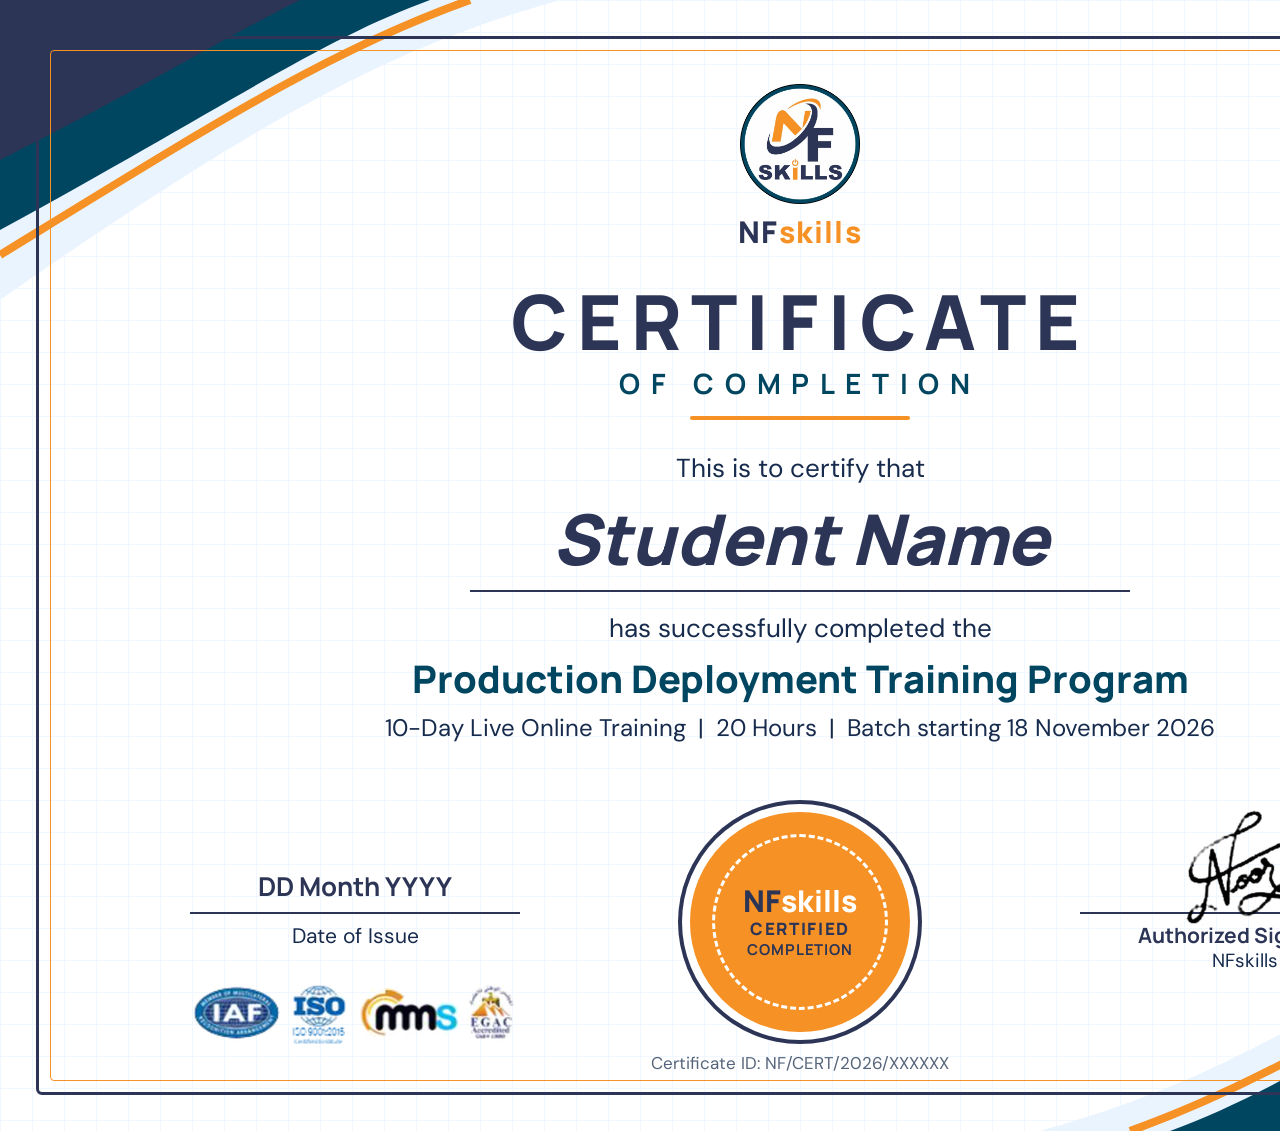
<file: integrations/certificate-design.html>
<!doctype html>
<!-- Certificate design, rendered at exactly 1600x1131 px (A4 landscape).
     #blank      -> lib/certificate-template.mjs (name, date and ID left empty; lib/certificate-pdf.mjs draws them)
     #watermark  -> public/assets/certificates/* website sample (dummy values + tiled NFskills watermark) -->
<html><head><meta charset="utf-8">
<style>
@font-face{font-family:M;font-weight:400 800;src:url(../public/fonts/manrope-latin.woff2)}
@font-face{font-family:D;font-weight:400 700;src:url(../public/fonts/dm-sans-latin.woff2)}
:root{--navy:#2C3556;--orange:#F69125;--accent:#004660;--lb:#EAF4FF;--lg:#F3F5FA;--text:#172B4D}
*{box-sizing:border-box;margin:0}
html,body{width:1600px;height:1131px;overflow:hidden;background:#fff}
body{position:relative;font-family:D,Arial,sans-serif;color:var(--text)}
.a{position:absolute}
.c{left:0;width:1600px;text-align:center}
svg{display:block}
</style></head><body>
<!-- light grid paper -->
<div class="a" style="inset:0;background:linear-gradient(var(--lb) 1px,transparent 1px) 0 0/32px 32px,linear-gradient(90deg,var(--lb) 1px,transparent 1px) 0 0/32px 32px;opacity:.7"></div>
<!-- corner waves -->
<svg class="a" style="left:0;top:0" width="560" height="300" viewBox="0 0 560 300">
  <path d="M0 0H560C420 40 300 90 0 300Z" fill="#EAF4FF"/>
  <path d="M0 0H430C320 40 220 110 0 230Z" fill="#004660"/>
  <path d="M0 0H300C220 40 140 90 0 160Z" fill="#2C3556"/>
  <path d="M0 255C220 120 330 50 470 0" stroke="#F69125" stroke-width="8" fill="none"/>
</svg>
<svg class="a" style="right:0;bottom:0" width="560" height="300" viewBox="0 0 560 300">
  <path d="M560 300H0C140 260 260 210 560 0Z" fill="#EAF4FF"/>
  <path d="M560 300H130C240 260 340 190 560 70Z" fill="#004660"/>
  <path d="M560 300H260C340 260 420 210 560 140Z" fill="#2C3556"/>
  <path d="M560 45C340 180 230 250 90 300" stroke="#F69125" stroke-width="8" fill="none"/>
</svg>
<!-- frame -->
<div class="a" style="left:36px;top:36px;right:36px;bottom:36px;border:3px solid var(--navy);border-radius:6px"></div>
<div class="a" style="left:50px;top:50px;right:50px;bottom:50px;border:1.5px solid var(--orange);border-radius:4px"></div>

<!-- logo + brand -->
<img class="a" src="../public/images/nfskills.png" style="left:740px;top:84px;width:120px;height:120px">
<div class="a c" style="top:214px;font:800 30px/36px M,sans-serif;color:var(--navy);letter-spacing:.04em">NF<span style="color:var(--orange)">skills</span></div>

<div class="a c" style="top:278px;font:800 76px/86px M,sans-serif;color:var(--navy);letter-spacing:.12em">CERTIFICATE</div>
<div class="a c" style="top:366px;font:700 28px/34px M,sans-serif;color:var(--accent);letter-spacing:.38em">OF COMPLETION</div>
<div class="a" style="left:690px;top:416px;width:220px;height:4px;border-radius:2px;background:var(--orange)"></div>

<div class="a c" style="top:452px;font-size:26px;line-height:32px">This is to certify that</div>
<div class="a c fill" style="top:496px;font:italic 800 70px/84px M,sans-serif;color:var(--navy)">Student Name</div>
<div class="a" style="left:470px;top:590px;width:660px;height:2px;background:var(--navy)"></div>
<div class="a c" style="top:612px;font-size:26px;line-height:32px">has successfully completed the</div>
<div class="a c" style="top:654px;font:800 38px/48px M,sans-serif;color:var(--accent)">Production Deployment Training Program</div>
<div class="a c" style="top:712px;font-size:24px;line-height:32px;color:var(--text)">10-Day Live Online Training &nbsp;|&nbsp; 20 Hours &nbsp;|&nbsp; Batch starting 18 November 2026</div>

<!-- footer: date, seal, signature -->
<div class="a" style="left:190px;top:870px;width:330px;text-align:center">
  <div class="fill" style="font:700 26px/32px M,sans-serif;color:var(--navy)">DD Month YYYY</div>
  <div style="height:2px;background:var(--navy);margin:10px 0 8px"></div>
  <div style="font-size:21px">Date of Issue</div>
</div>
<div class="a" style="left:690px;top:812px;width:220px;height:220px;border-radius:50%;background:var(--orange);display:grid;place-items:center;box-shadow:0 0 0 8px #fff,0 0 0 12px var(--navy)">
  <div style="width:176px;height:176px;border-radius:50%;border:3px dashed #fff;display:grid;place-items:center;text-align:center;color:var(--navy)">
    <div><div style="font:800 30px/34px M,sans-serif">NF<span style="color:#fff">skills</span></div><div style="font:800 17px/22px M,sans-serif;letter-spacing:.1em">CERTIFIED</div><div style="font:700 15px/20px M,sans-serif;letter-spacing:.06em">COMPLETION</div></div>
  </div>
</div>
<!-- signature: also stamped onto lib/certificate-template.mjs; hidden in #watermark so the public sample never carries it -->
<img class="a sig" src="assets/signature.png" alt="" style="left:1184px;top:808px;width:123px;height:118px;z-index:2">
<div class="a" style="left:1080px;top:870px;width:330px;text-align:center">
  <div style="height:32px"></div>
  <div style="height:2px;background:var(--navy);margin:10px 0 8px"></div>
  <div style="font:700 21px/26px M,sans-serif;color:var(--navy)">Authorized Signatory</div>
  <div style="font-size:19px">NFskills</div>
</div>
<!-- certification logos supplied by NFskills -->
<img class="a" src="assets/certification-logos.png" alt="" style="left:191px;top:978px;width:329px;height:72px;z-index:2">
<div class="a c fill" style="top:1052px;font-size:17px;color:#55647a">Certificate ID: NF/CERT/2026/XXXXXX</div>
<script>
if (location.hash.includes('blank')) document.querySelectorAll('.fill').forEach(function (e) { e.style.visibility = 'hidden'; });
if (location.hash.includes('watermark')) {
  document.querySelector('.sig').remove();
  // small repeated "NFskills" text over the whole certificate, so the website copy cannot be reused
  var w = document.createElement('div');
  w.style.cssText = 'position:absolute;left:-600px;top:-700px;width:2800px;height:2600px;transform:rotate(-28deg);display:flex;flex-wrap:wrap;align-content:flex-start;gap:30px 46px;font:800 22px/1 M,sans-serif;color:rgba(44,53,86,.16);pointer-events:none;z-index:9';
  for (var i = 0; i < 1400; i++) { var s = document.createElement('span'); s.textContent = 'NFskills'; w.appendChild(s); }
  document.body.appendChild(w);
}
</script>
</body></html>
</file>
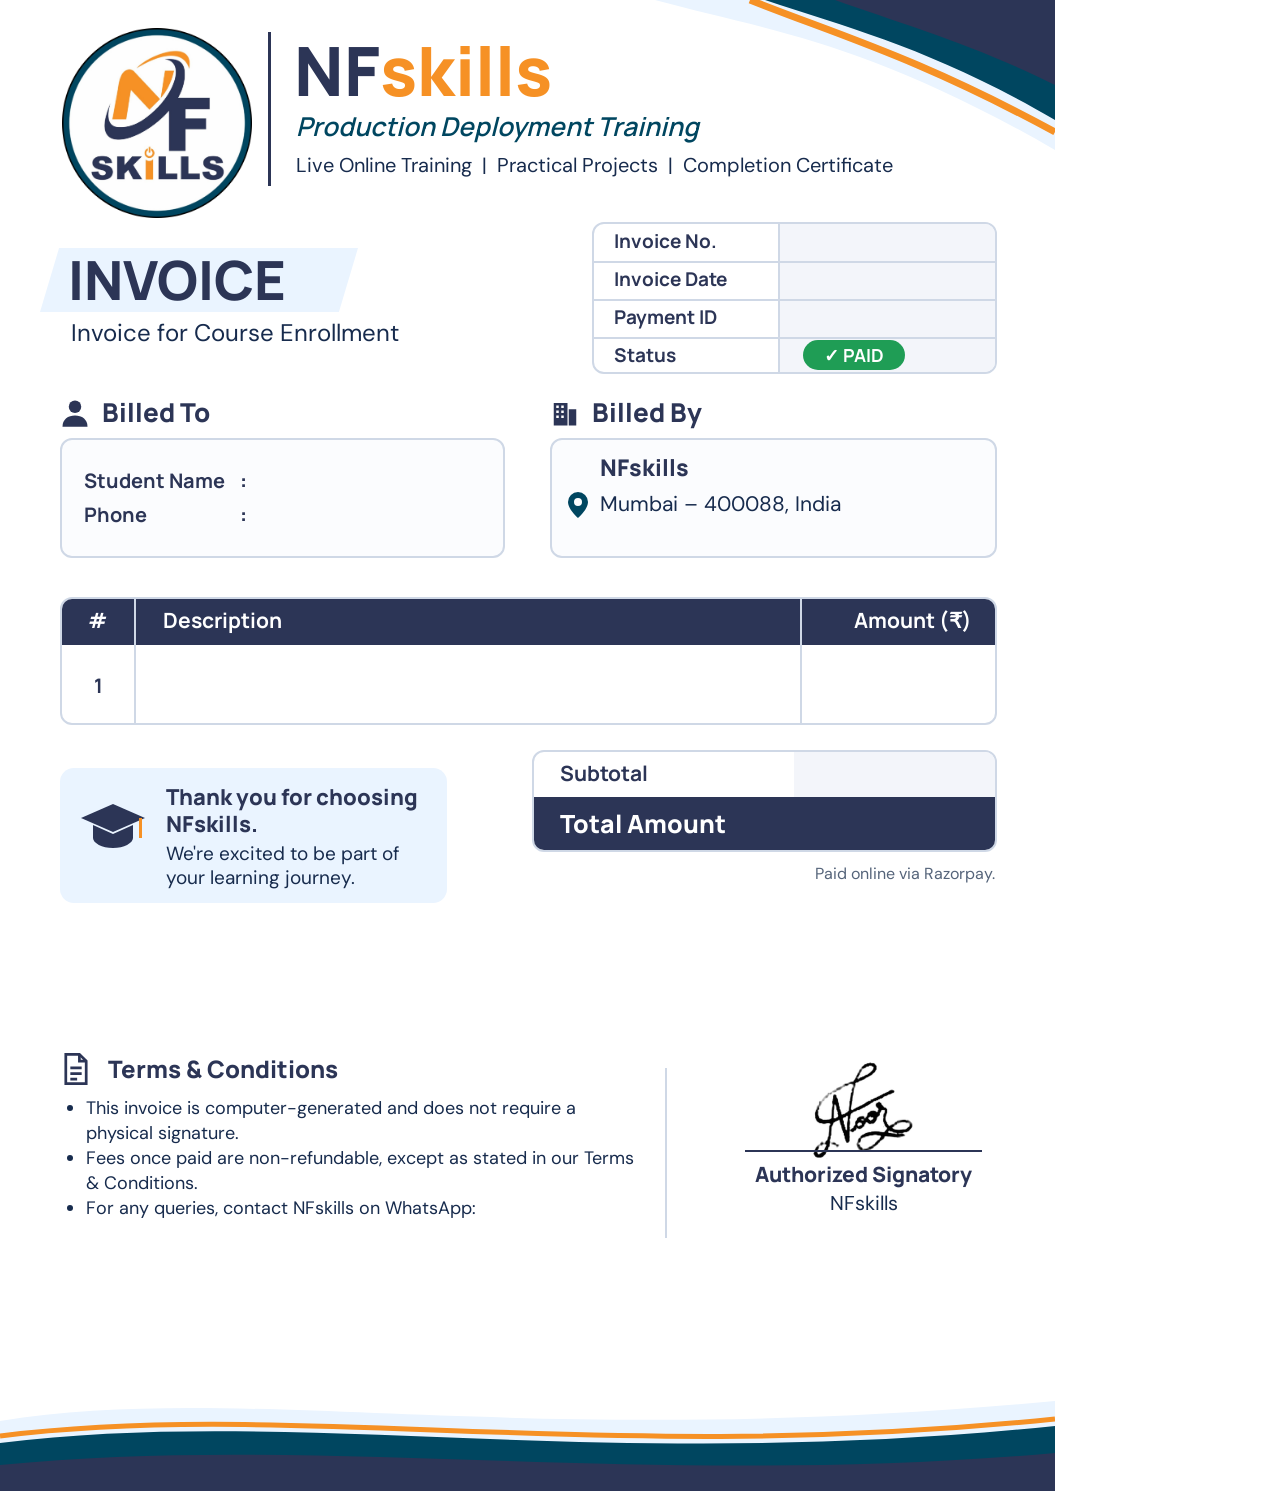
<file: integrations/invoice-design.html>
<!doctype html>
<!-- Source of lib/invoice-template.mjs. To change the invoice look: edit, screenshot at exactly 1055x1491 px, save as JPEG, base64 into TEMPLATE_JPEG. Keep blank areas where receipt-pdf.mjs draws values. -->
<html><head><meta charset="utf-8">
<style>
@font-face{font-family:M;font-weight:400 800;src:url(../public/fonts/manrope-latin.woff2)}
@font-face{font-family:D;font-weight:400 700;src:url(../public/fonts/dm-sans-latin.woff2)}
:root{--navy:#2C3556;--orange:#F69125;--accent:#004660;--lb:#EAF4FF;--lg:#F3F5FA;--text:#172B4D;--line:#cfd8e6}
*{box-sizing:border-box;margin:0}
html,body{width:1055px;height:1491px;overflow:hidden;background:#fff}
body{position:relative;font-family:D,Arial,sans-serif;color:var(--text)}
.a{position:absolute}
.h{font-family:M,sans-serif;font-weight:800;color:var(--navy)}
.box{border:2px solid var(--line);border-radius:12px;background:#fff}
svg{display:block}
</style></head><body>
<!-- top-right waves -->
<svg class="a" style="right:0;top:0" width="520" height="200" viewBox="0 0 520 200">
  <path d="M120 0 C230 30 330 40 520 150 L520 0Z" fill="#EAF4FF"/>
  <path d="M230 0 C320 30 400 50 520 120 L520 0Z" fill="#004660"/>
  <path d="M300 0 C370 25 440 45 520 85 L520 0Z" fill="#2C3556"/>
  <path d="M215 0 C300 34 380 56 520 132" stroke="#F69125" stroke-width="7" fill="none"/>
</svg>
<!-- bottom waves -->
<svg class="a" style="left:0;bottom:0" width="1055" height="110" viewBox="0 0 1055 110">
  <path d="M0 40 C250 0 520 70 1055 20 L1055 110 L0 110Z" fill="#EAF4FF"/>
  <path d="M0 62 C300 25 600 92 1055 45 L1055 110 L0 110Z" fill="#004660"/>
  <path d="M0 84 C320 52 640 108 1055 72 L1055 110 L0 110Z" fill="#2C3556"/>
  <path d="M0 55 C300 18 600 85 1055 38" stroke="#F69125" stroke-width="5" fill="none"/>
</svg>

<!-- header -->
<img class="a" src="../public/images/nfskills.png" style="left:62px;top:28px;width:190px;height:190px">
<div class="a" style="left:268px;top:32px;width:3px;height:154px;background:var(--navy)"></div>
<div class="a h" style="left:294px;top:30px;font-size:68px;line-height:80px">NF<span style="color:var(--orange)">skills</span></div>
<div class="a" style="left:296px;top:110px;font:italic 600 26px/32px M,sans-serif;color:var(--accent)">Production Deployment Training</div>
<div class="a" style="left:296px;top:152px;font-size:20px;line-height:26px;color:var(--text)">Live Online Training &nbsp;|&nbsp; Practical Projects &nbsp;|&nbsp; Completion Certificate</div>

<!-- title -->
<div class="a" style="left:40px;top:248px;width:318px;height:64px;background:var(--lb);clip-path:polygon(6% 0,100% 0,94% 100%,0 100%)"></div>
<div class="a h" style="left:68px;top:246px;font-size:54px;line-height:66px">INVOICE</div>
<div class="a" style="left:71px;top:318px;font-size:24px;line-height:30px">Invoice for Course Enrollment</div>

<!-- meta table: values drawn at x≈803, baselines 247 / 285 / 322 -->
<div class="a box" style="left:592px;top:222px;width:405px;height:152px;overflow:hidden">
  <div class="a" style="left:184px;top:0;width:221px;height:152px;background:var(--lg)"></div>
  <div class="a" style="left:184px;top:0;width:2px;height:152px;background:var(--line)"></div>
  <div class="a" style="left:0;top:37px;width:405px;height:2px;background:var(--line)"></div>
  <div class="a" style="left:0;top:75px;width:405px;height:2px;background:var(--line)"></div>
  <div class="a" style="left:0;top:113px;width:405px;height:2px;background:var(--line)"></div>
</div>
<div class="a h" style="left:614px;top:226px;font-size:19px;line-height:30px;font-weight:700">Invoice No.</div>
<div class="a h" style="left:614px;top:264px;font-size:19px;line-height:30px;font-weight:700">Invoice Date</div>
<div class="a h" style="left:614px;top:302px;font-size:19px;line-height:30px;font-weight:700">Payment ID</div>
<div class="a h" style="left:614px;top:340px;font-size:19px;line-height:30px;font-weight:700">Status</div>
<div class="a" style="left:803px;top:340px;width:102px;height:30px;border-radius:15px;background:#1f9d55;color:#fff;font:700 18px/30px M,sans-serif;text-align:center">&#10003; PAID</div>

<!-- billed to: values at x 258, baselines 488 / 522 -->
<svg class="a" style="left:60px;top:398px" width="30" height="30" viewBox="0 0 24 24" fill="#2C3556"><circle cx="12" cy="7" r="5"/><path d="M2 23c0-6 4.5-9 10-9s10 3 10 9z"/></svg>
<div class="a h" style="left:102px;top:394px;font-size:26px;line-height:36px">Billed To</div>
<div class="a box" style="left:60px;top:438px;width:445px;height:120px;background:#FBFCFE"></div>
<div class="a h" style="left:84px;top:468px;font-size:20px;line-height:26px;font-weight:700">Student Name</div>
<div class="a h" style="left:240px;top:468px;font-size:20px;line-height:26px">:</div>
<div class="a h" style="left:84px;top:502px;font-size:20px;line-height:26px;font-weight:700">Phone</div>
<div class="a h" style="left:240px;top:502px;font-size:20px;line-height:26px">:</div>

<!-- billed by -->
<svg class="a" style="left:550px;top:398px" width="30" height="30" viewBox="0 0 24 24" fill="#2C3556"><path d="M3 22V4h11v18zM5 6v2h2V6zm4 0v2h2V6zM5 10v2h2v-2zm4 0v2h2v-2zM5 14v2h2v-2zm4 0v2h2v-2zm6 8V9h6v13z"/></svg>
<div class="a h" style="left:592px;top:394px;font-size:26px;line-height:36px">Billed By</div>
<div class="a box" style="left:550px;top:438px;width:447px;height:120px;background:#FBFCFE"></div>
<div class="a h" style="left:600px;top:452px;font-size:23px;line-height:30px">NFskills</div>
<svg class="a" style="left:568px;top:492px" width="20" height="26" viewBox="0 0 20 26" fill="#004660"><path d="M10 0a10 10 0 0 0-10 10c0 7.5 10 16 10 16s10-8.5 10-16A10 10 0 0 0 10 0zm0 14a4 4 0 1 1 0-8 4 4 0 0 1 0 8z"/></svg>
<div class="a" style="left:600px;top:490px;font-size:21px;line-height:28px">Mumbai &ndash; 400088, India</div>

<!-- line item table: name/detail at x 163 baselines 676 / 707, amount right edge 972 baseline 689 -->
<div class="a" style="left:60px;top:597px;width:937px;height:128px;border:2px solid var(--line);border-radius:12px;overflow:hidden">
  <div class="a" style="left:0;top:0;width:937px;height:46px;background:var(--navy)"></div>
  <div class="a" style="left:72px;top:0;width:2px;height:128px;background:var(--line)"></div>
  <div class="a" style="left:738px;top:0;width:2px;height:128px;background:var(--line)"></div>
</div>
<div class="a" style="left:62px;top:604px;width:72px;text-align:center;font:700 21px/32px M,sans-serif;color:#fff">#</div>
<div class="a" style="left:163px;top:604px;font:700 21px/32px M,sans-serif;color:#fff">Description</div>
<div class="a" style="left:800px;top:604px;width:172px;text-align:right;font:700 21px/32px M,sans-serif;color:#fff">Amount (&#8377;)</div>
<div class="a h" style="left:62px;top:673px;width:72px;text-align:center;font-size:20px;line-height:26px;font-weight:700">1</div>

<!-- thank-you -->
<div class="a" style="left:60px;top:768px;width:387px;height:135px;border-radius:14px;background:var(--lb)"></div>
<svg class="a" style="left:80px;top:802px" width="66" height="50" viewBox="0 0 66 50" fill="#2C3556"><path d="M33 2 1 16l32 14 32-14z"/><path d="M13 23v13c0 5 9 10 20 10s20-5 20-10V23l-20 9z"/><rect x="59" y="16" width="3" height="20" fill="#F69125"/></svg>
<div class="a h" style="left:166px;top:784px;width:270px;font-size:22px;line-height:27px;font-weight:800">Thank you for choosing NFskills.</div>
<div class="a" style="left:166px;top:842px;width:270px;font-size:19px;line-height:24px">We're excited to be part of your learning journey.</div>

<!-- totals: subtotal value baseline 779, total value baseline 833 (white) -->
<div class="a" style="left:532px;top:750px;width:465px;height:102px;border:2px solid var(--line);border-radius:12px;overflow:hidden">
  <div class="a" style="left:260px;top:0;width:205px;height:45px;background:var(--lg)"></div>
  <div class="a" style="left:0;top:45px;width:465px;height:57px;background:var(--navy)"></div>
</div>
<div class="a h" style="left:560px;top:760px;font-size:21px;line-height:26px;font-weight:700">Subtotal</div>
<div class="a" style="left:560px;top:808px;font:800 25px/32px M,sans-serif;color:#fff">Total Amount</div>
<div class="a" style="left:534px;top:864px;width:461px;text-align:right;font-size:16px;line-height:20px;color:#55647a">Paid online via Razorpay.</div>

<!-- terms: contact number drawn at x 86 baseline 1230 -->
<svg class="a" style="left:62px;top:1052px" width="28" height="34" viewBox="0 0 24 30" fill="none" stroke="#2C3556" stroke-width="2.4"><path d="M3 2h12l6 6v20H3z"/><path d="M15 2v6h6M7 14h10M7 19h10M7 24h6"/></svg>
<div class="a h" style="left:108px;top:1052px;font-size:24px;line-height:34px">Terms &amp; Conditions</div>
<ul class="a" style="left:66px;top:1096px;width:580px;padding-left:20px;font-size:18px;line-height:25px">
  <li>This invoice is computer-generated and does not require a physical signature.</li>
  <li>Fees once paid are non-refundable, except as stated in our Terms &amp; Conditions.</li>
  <li>For any queries, contact NFskills on WhatsApp:</li>
</ul>
<div class="a" style="left:665px;top:1068px;width:2px;height:170px;background:var(--line)"></div>
<img class="a" src="assets/signature.png" alt="" style="left:811px;top:1060px;width:104px;height:100px">
<div class="a" style="left:745px;top:1150px;width:237px;height:2px;background:var(--navy)"></div>
<div class="a h" style="left:705px;top:1160px;width:317px;text-align:center;font-size:21px;line-height:28px">Authorized Signatory</div>
<div class="a" style="left:705px;top:1190px;width:317px;text-align:center;font-size:20px;line-height:26px">NFskills</div>
</body></html>
</file>
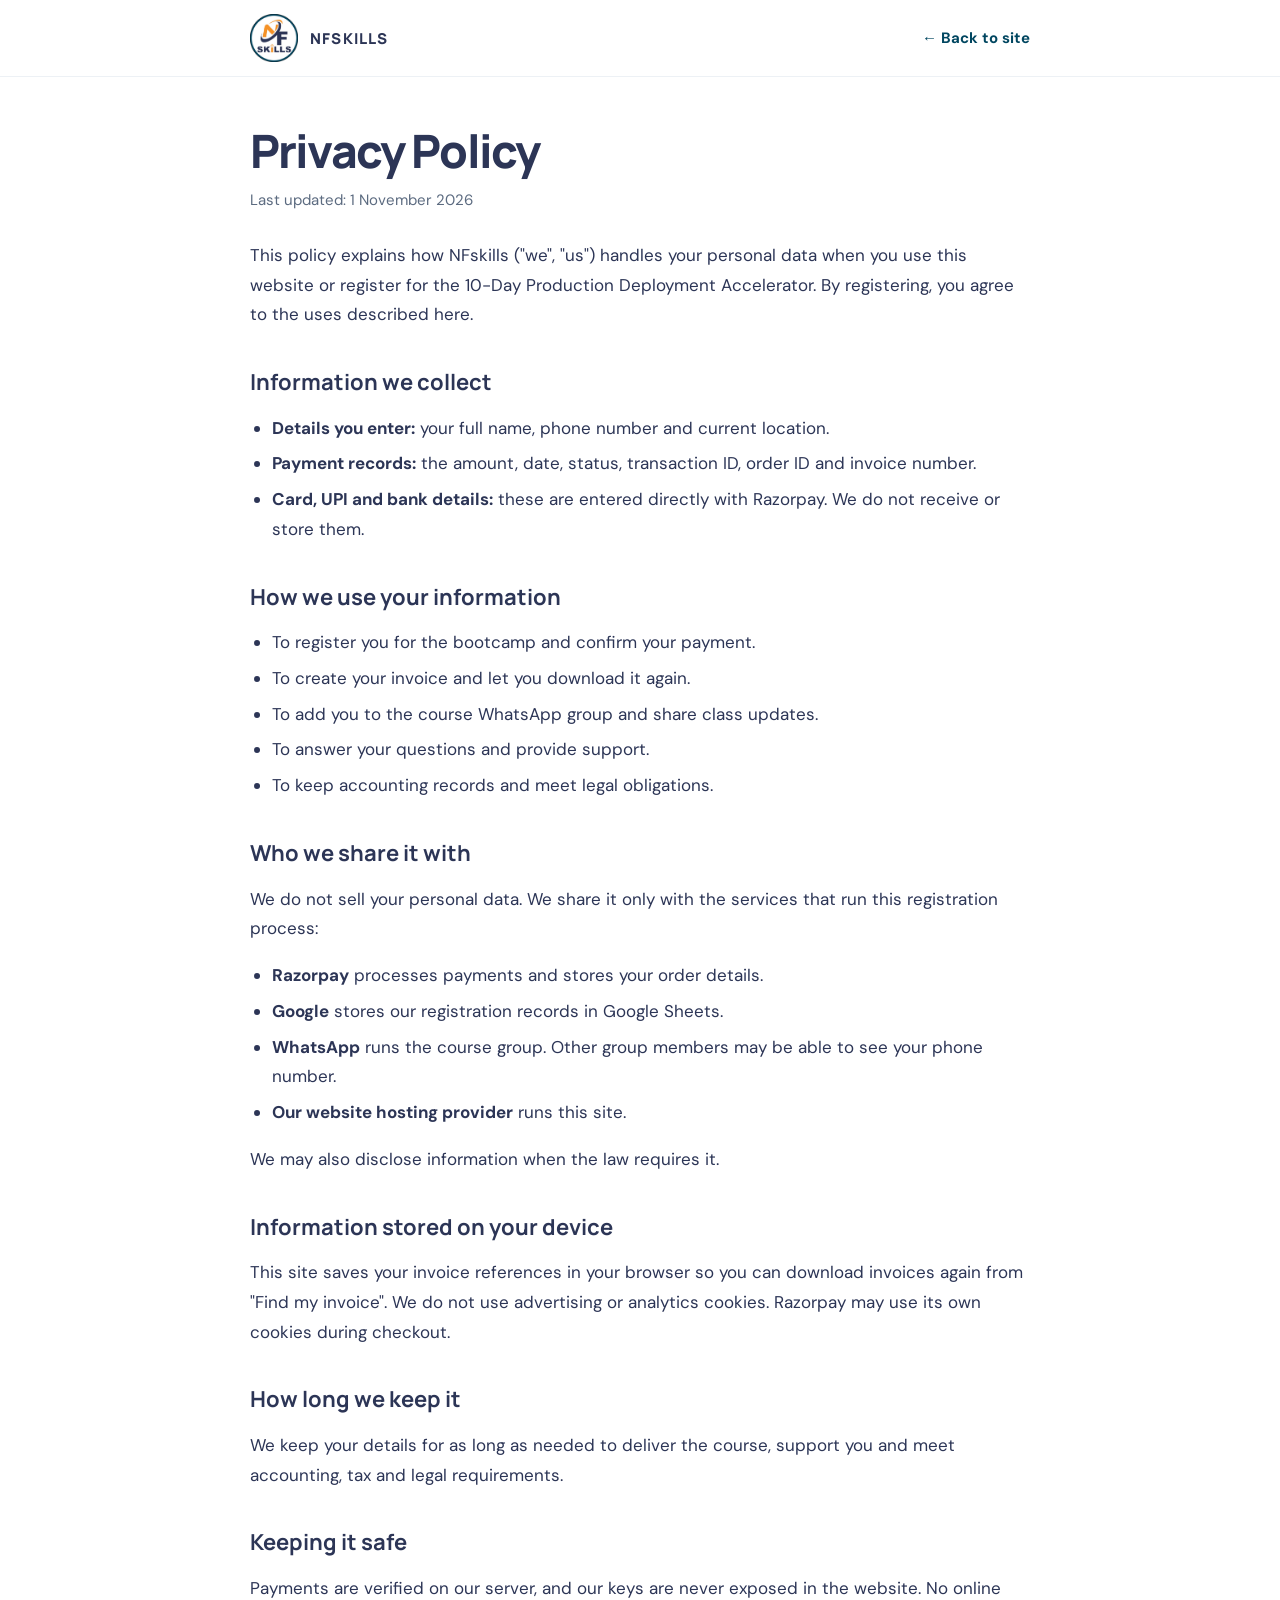
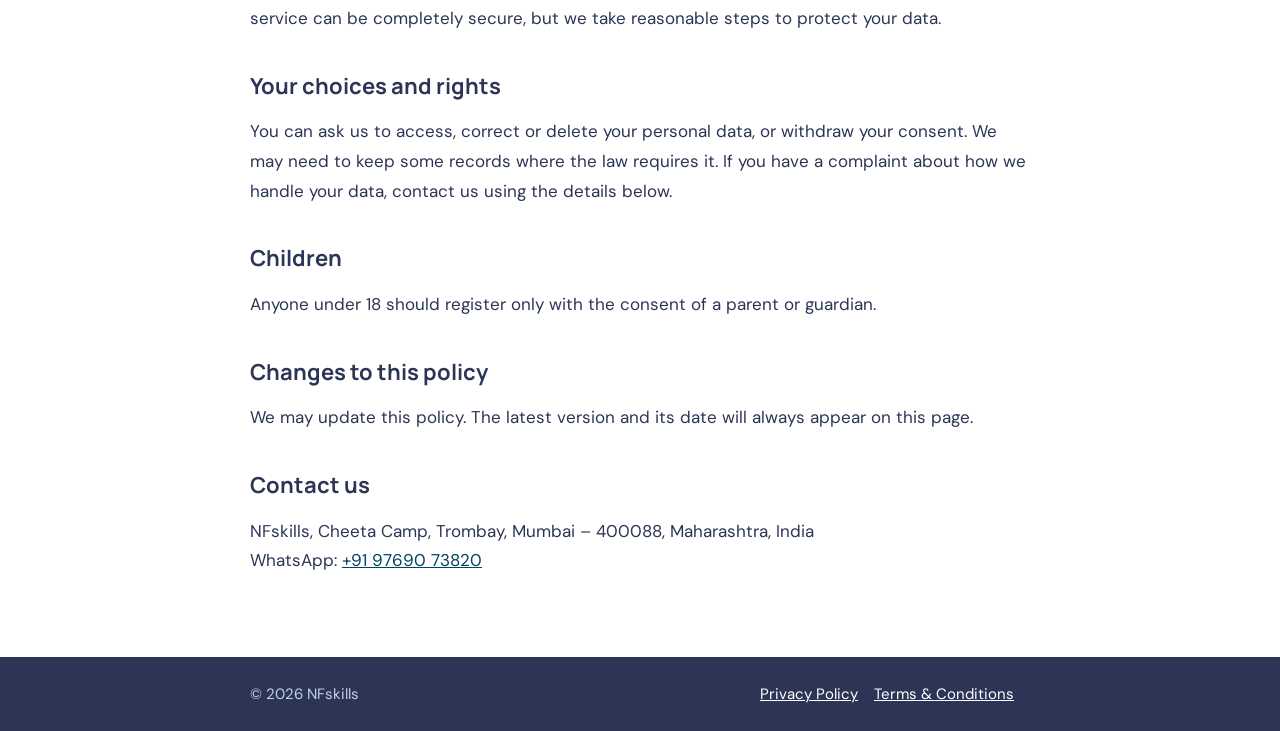
<file: public/privacy.html>
<!doctype html>
<html lang="en-IN">
<head>
<meta charset="utf-8"><meta name="viewport" content="width=device-width, initial-scale=1">
<meta name="theme-color" content="#2C3556">
<title>Privacy Policy | NFskills</title>
<meta name="description" content="How NFskills collects, uses, shares and protects your details when you register and pay for the Production Deployment Accelerator bootcamp.">
<link rel="icon" type="image/png" href="images/nfskills%20fav.png">
<link rel="stylesheet" href="legal.css">
</head>
<body>
<header><div class="wrap top"><a class="brand" href="index.html"><img src="images/nfskills.png" width="48" height="48" alt="">NFSKILLS</a><a class="back" href="index.html">← Back to site</a></div></header>
<main class="wrap">
<h1>Privacy Policy</h1>
<p class="updated">Last updated: 1 November 2026</p>
<p>This policy explains how NFskills ("we", "us") handles your personal data when you use this website or register for the 10-Day Production Deployment Accelerator. By registering, you agree to the uses described here.</p>

<h2>Information we collect</h2>
<ul>
<li><strong>Details you enter:</strong> your full name, phone number and current location.</li>
<li><strong>Payment records:</strong> the amount, date, status, transaction ID, order ID and invoice number.</li>
<li><strong>Card, UPI and bank details:</strong> these are entered directly with Razorpay. We do not receive or store them.</li>
</ul>

<h2>How we use your information</h2>
<ul>
<li>To register you for the bootcamp and confirm your payment.</li>
<li>To create your invoice and let you download it again.</li>
<li>To add you to the course WhatsApp group and share class updates.</li>
<li>To answer your questions and provide support.</li>
<li>To keep accounting records and meet legal obligations.</li>
</ul>

<h2>Who we share it with</h2>
<p>We do not sell your personal data. We share it only with the services that run this registration process:</p>
<ul>
<li><strong>Razorpay</strong> processes payments and stores your order details.</li>
<li><strong>Google</strong> stores our registration records in Google Sheets.</li>
<li><strong>WhatsApp</strong> runs the course group. Other group members may be able to see your phone number.</li>
<li><strong>Our website hosting provider</strong> runs this site.</li>
</ul>
<p>We may also disclose information when the law requires it.</p>

<h2>Information stored on your device</h2>
<p>This site saves your invoice references in your browser so you can download invoices again from "Find my invoice". We do not use advertising or analytics cookies. Razorpay may use its own cookies during checkout.</p>

<h2>How long we keep it</h2>
<p>We keep your details for as long as needed to deliver the course, support you and meet accounting, tax and legal requirements.</p>

<h2>Keeping it safe</h2>
<p>Payments are verified on our server, and our keys are never exposed in the website. No online service can be completely secure, but we take reasonable steps to protect your data.</p>

<h2>Your choices and rights</h2>
<p>You can ask us to access, correct or delete your personal data, or withdraw your consent. We may need to keep some records where the law requires it. If you have a complaint about how we handle your data, contact us using the details below.</p>

<h2>Children</h2>
<p>Anyone under 18 should register only with the consent of a parent or guardian.</p>

<h2>Changes to this policy</h2>
<p>We may update this policy. The latest version and its date will always appear on this page.</p>

<h2>Contact us</h2>
<p>NFskills, Cheeta Camp, Trombay, Mumbai – 400088, Maharashtra, India<br>
WhatsApp: <a href="https://wa.me/919769073820">+91 97690 73820</a></p>
</main>
<footer><div class="wrap"><span>© 2026 NFskills</span><span><a href="privacy.html">Privacy Policy</a><a href="terms.html">Terms &amp; Conditions</a></span></div></footer>
</body>
</html>
</file>
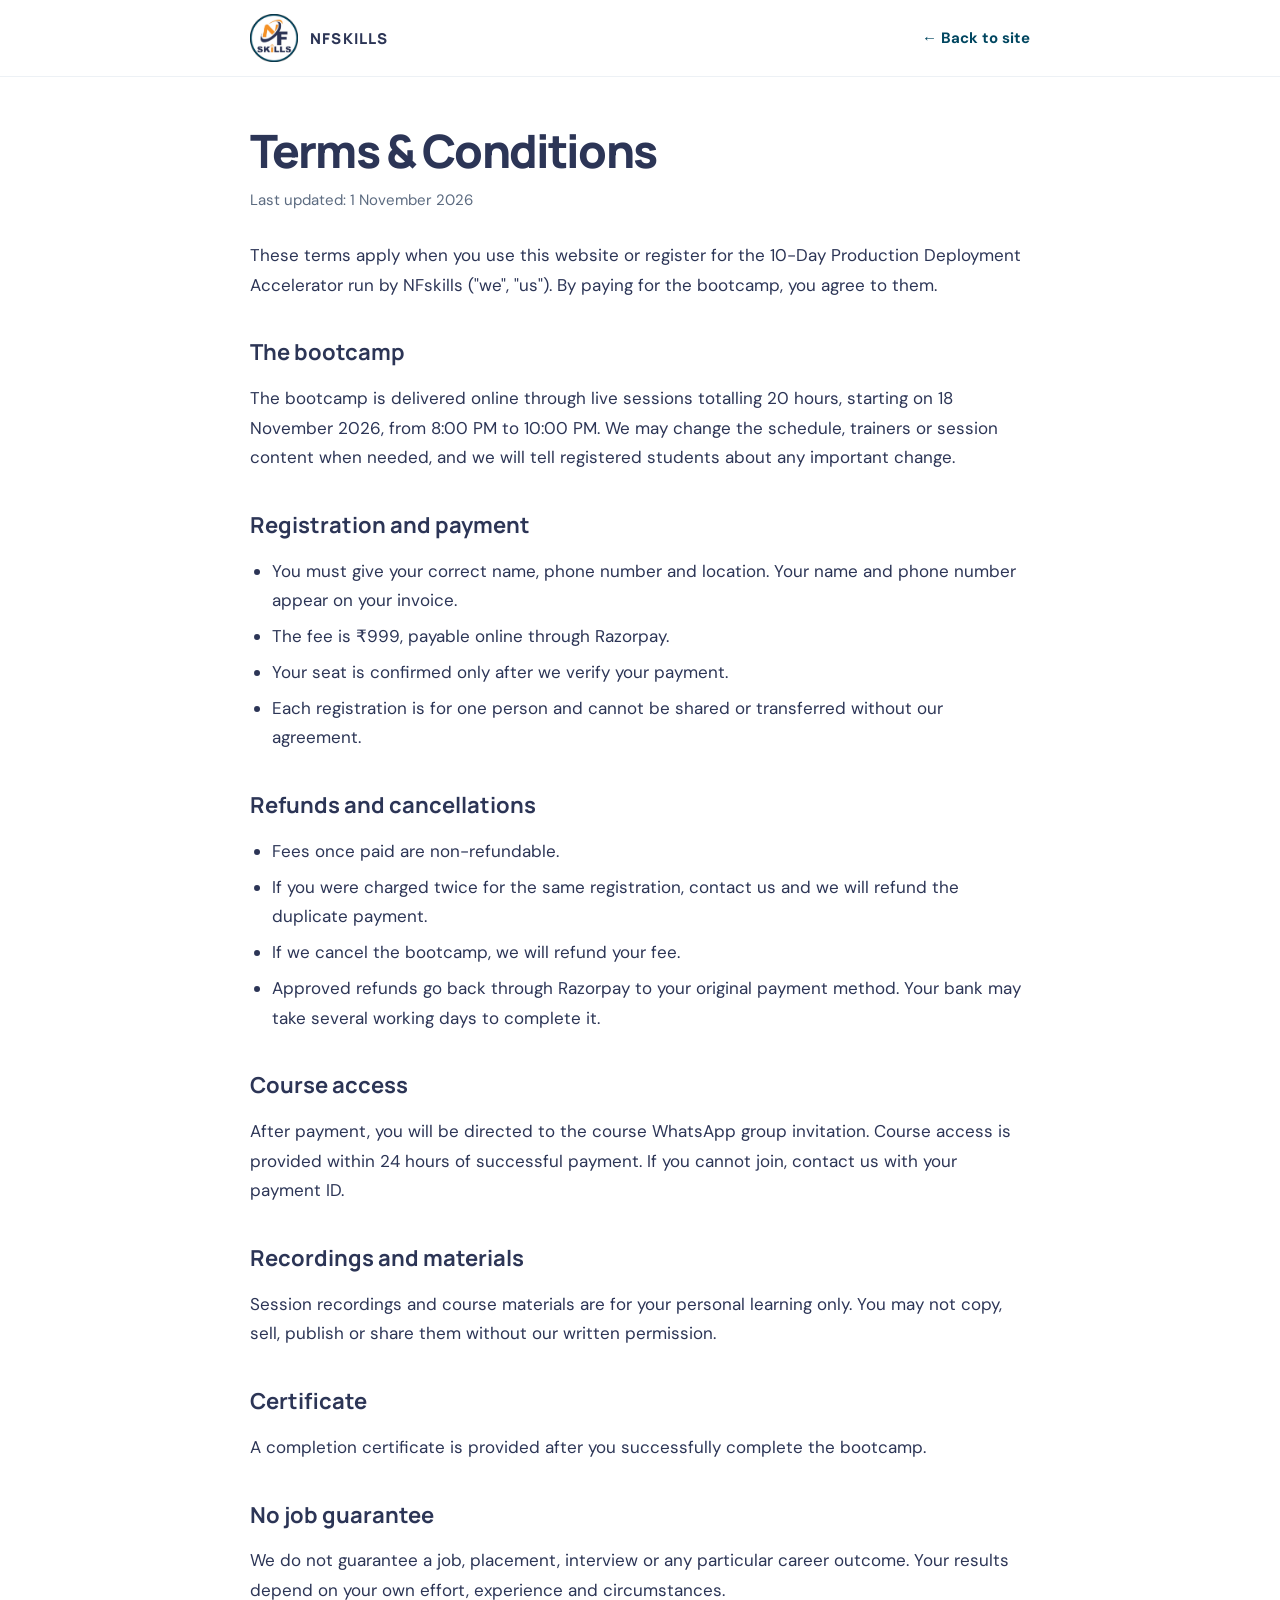
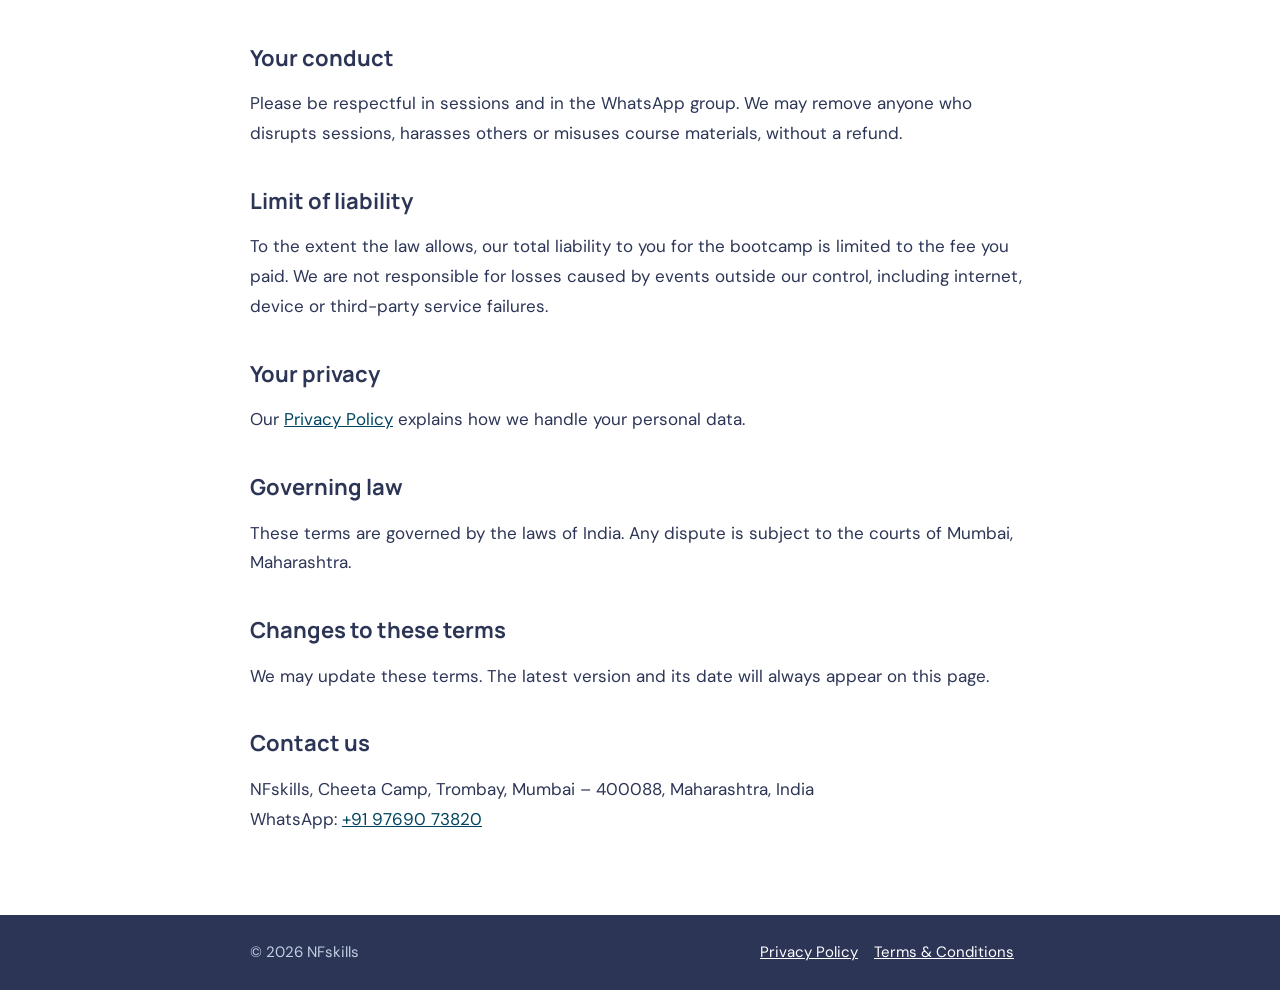
<file: public/terms.html>
<!doctype html>
<html lang="en-IN">
<head>
<meta charset="utf-8"><meta name="viewport" content="width=device-width, initial-scale=1">
<meta name="theme-color" content="#2C3556">
<title>Terms &amp; Conditions | NFskills</title>
<meta name="description" content="Terms for registering for the Production Deployment Accelerator bootcamp, including fees, refunds, recordings, certificates and course access.">
<link rel="icon" type="image/png" href="images/nfskills%20fav.png">
<link rel="stylesheet" href="legal.css">
</head>
<body>
<header><div class="wrap top"><a class="brand" href="index.html"><img src="images/nfskills.png" width="48" height="48" alt="">NFSKILLS</a><a class="back" href="index.html">← Back to site</a></div></header>
<main class="wrap">
<h1>Terms &amp; Conditions</h1>
<p class="updated">Last updated: 1 November 2026</p>
<p>These terms apply when you use this website or register for the 10-Day Production Deployment Accelerator run by NFskills ("we", "us"). By paying for the bootcamp, you agree to them.</p>

<h2>The bootcamp</h2>
<p>The bootcamp is delivered online through live sessions totalling 20 hours, starting on 18 November 2026, from 8:00 PM to 10:00 PM. We may change the schedule, trainers or session content when needed, and we will tell registered students about any important change.</p>

<h2>Registration and payment</h2>
<ul>
<li>You must give your correct name, phone number and location. Your name and phone number appear on your invoice.</li>
<li>The fee is ₹999, payable online through Razorpay.</li>
<li>Your seat is confirmed only after we verify your payment.</li>
<li>Each registration is for one person and cannot be shared or transferred without our agreement.</li>
</ul>

<h2>Refunds and cancellations</h2>
<ul>
<li>Fees once paid are non-refundable.</li>
<li>If you were charged twice for the same registration, contact us and we will refund the duplicate payment.</li>
<li>If we cancel the bootcamp, we will refund your fee.</li>
<li>Approved refunds go back through Razorpay to your original payment method. Your bank may take several working days to complete it.</li>
</ul>

<h2>Course access</h2>
<p>After payment, you will be directed to the course WhatsApp group invitation. Course access is provided within 24 hours of successful payment. If you cannot join, contact us with your payment ID.</p>

<h2>Recordings and materials</h2>
<p>Session recordings and course materials are for your personal learning only. You may not copy, sell, publish or share them without our written permission.</p>

<h2>Certificate</h2>
<p>A completion certificate is provided after you successfully complete the bootcamp.</p>

<h2>No job guarantee</h2>
<p>We do not guarantee a job, placement, interview or any particular career outcome. Your results depend on your own effort, experience and circumstances.</p>

<h2>Your conduct</h2>
<p>Please be respectful in sessions and in the WhatsApp group. We may remove anyone who disrupts sessions, harasses others or misuses course materials, without a refund.</p>

<h2>Limit of liability</h2>
<p>To the extent the law allows, our total liability to you for the bootcamp is limited to the fee you paid. We are not responsible for losses caused by events outside our control, including internet, device or third-party service failures.</p>

<h2>Your privacy</h2>
<p>Our <a href="privacy.html">Privacy Policy</a> explains how we handle your personal data.</p>

<h2>Governing law</h2>
<p>These terms are governed by the laws of India. Any dispute is subject to the courts of Mumbai, Maharashtra.</p>

<h2>Changes to these terms</h2>
<p>We may update these terms. The latest version and its date will always appear on this page.</p>

<h2>Contact us</h2>
<p>NFskills, Cheeta Camp, Trombay, Mumbai – 400088, Maharashtra, India<br>
WhatsApp: <a href="https://wa.me/919769073820">+91 97690 73820</a></p>
</main>
<footer><div class="wrap"><span>© 2026 NFskills</span><span><a href="privacy.html">Privacy Policy</a><a href="terms.html">Terms &amp; Conditions</a></span></div></footer>
</body>
</html>
</file>
<file: public/trust.css>
.trust-bar{background:var(--pale);border-bottom:1px solid var(--line)}
.trust-bar .container{display:flex;flex-wrap:wrap;align-items:center;justify-content:center;gap:8px 28px;padding:12px 0}
.trust-count{margin:0;font:700 18px/1.3 Manrope,sans-serif;color:var(--navy)}
.trust-count b{color:var(--blue)}
.trust-rating{display:inline-flex;align-items:center;gap:8px;margin:0;padding:7px 16px;border:1px solid var(--line);border-radius:999px;background:#fff;box-shadow:0 2px 8px rgba(16,32,64,.08);font:700 15px/1.3 Manrope,sans-serif;color:var(--navy);white-space:nowrap}
.trust-rating a,.trust-rating span.row{display:inline-flex;align-items:center;gap:8px;color:inherit;text-decoration:none}
.trust-rating a:hover{text-decoration:underline}
.stars{color:#f69125;letter-spacing:2px;font-size:18px;line-height:1;white-space:nowrap}
.stars .off{color:#d4d9e2}
.admission{padding:32px 0}
.admission-card{display:grid;grid-template-columns:repeat(auto-fit,minmax(190px,1fr));gap:20px;margin:0;padding:24px;border:1px solid var(--line);border-radius:8px;background:#fff}
.admission-card dt{margin:0;color:var(--muted);font-size:15px}
.admission-card dd{margin:2px 0 0;font:700 18px/1.35 Manrope,sans-serif;color:var(--navy)}
.status{display:inline-block;padding:2px 12px;border-radius:999px;font-size:16px;background:#e6f3ec;color:var(--green)}
.status.closed{background:#fbe9e7;color:#b3261e}
.status.upcoming{background:#fff3e0;color:var(--brass)}
.deadline{grid-column:1/-1;margin:0;padding:10px 14px;border-radius:6px;background:#fff3e0;color:var(--brass);font-weight:600}
.reviews-head{max-width:720px;margin-bottom:32px}
.verified{color:var(--green);font-weight:600}
@media(max-width:650px){.trust-bar .container{flex-direction:column;gap:6px}}
/* testimonial cards: photo in layered blobs, big quote, accent bar (reference: card-style testimonial banners) */
.t-carousel{position:relative}
.t-track{display:flex;gap:0;overflow-x:auto;scroll-snap-type:x mandatory;list-style:none;margin:0;padding:0;scrollbar-width:none;border-radius:18px}
.t-track::-webkit-scrollbar{display:none}
.t-track:focus-visible{outline:2px solid var(--blue);outline-offset:4px}
.t-card{flex:0 0 100%;scroll-snap-align:start;display:grid;grid-template-columns:minmax(220px,38%) 1fr;align-items:center;gap:clamp(20px,4vw,56px);padding:clamp(24px,4vw,48px);border-radius:18px;
 background:linear-gradient(var(--light-blue) 1px,transparent 1px) 0 0/28px 28px,linear-gradient(90deg,var(--light-blue) 1px,transparent 1px) 0 0/28px 28px,#fff;border:1px solid var(--line);position:relative;overflow:hidden}
.t-card::after{content:"";position:absolute;top:18px;right:22px;width:120px;height:56px;background:radial-gradient(circle,#9cc3d6 2px,transparent 2.5px) 0 0/16px 16px;opacity:.8}
.t-photo{position:relative;width:min(100%,300px);aspect-ratio:1;margin:0 auto;display:grid;place-items:center}
.t-photo::before,.t-photo::after{content:"";position:absolute;inset:0}
.t-photo::before{background:var(--navy);border-radius:58% 42% 46% 54%/50% 58% 42% 50%;transform:translate(-6%,4%)}
.t-photo::after{background:var(--blue);border-radius:44% 56% 60% 40%/55% 45% 55% 45%;transform:translate(4%,-3%) scale(.96)}
.t-photo img,.t-photo .initials{position:relative;z-index:1;width:74%;height:74%;border-radius:50%;object-fit:cover;border:4px solid #fff;background:var(--light-blue)}
.t-photo .initials{display:grid;place-items:center;font:800 clamp(48px,7vw,84px)/1 Manrope,sans-serif;color:var(--navy)}
.t-body{position:relative;z-index:1}
.t-body blockquote{margin:0 0 22px;font:700 clamp(20px,2.4vw,30px)/1.35 Manrope,sans-serif;color:var(--navy)}
.t-who{border-left:5px solid var(--blue);padding:2px 0 2px 16px;display:flex;flex-direction:column}
.t-who b{font:800 clamp(18px,2vw,24px)/1.3 Manrope,sans-serif;color:var(--navy)}
.t-who span{font-weight:700;color:var(--blue)}
.t-who small{color:var(--muted);font-size:14px}
.t-video{display:inline-block;margin-top:14px;font-weight:700;color:var(--blue)}
.t-controls{display:flex;justify-content:center;align-items:center;gap:16px;margin-top:18px}
.t-nav{width:44px;height:44px;border-radius:50%;border:1px solid var(--line);background:#fff;color:var(--navy);font-size:20px}
.t-nav:hover:not(:disabled){background:var(--orange);border-color:var(--orange)}
.t-nav:disabled{opacity:.4;cursor:default}
.t-count{min-width:56px;text-align:center;font-weight:700;color:var(--navy)}
@media(max-width:700px){.t-card{grid-template-columns:1fr;text-align:left}.t-photo{width:200px}.t-card::after{display:none}}
@media(prefers-reduced-motion:reduce){.t-track{scroll-behavior:auto}}
.t-sample{display:inline-block;margin-bottom:12px;padding:3px 12px;border-radius:999px;background:var(--light-blue);color:var(--blue);font-size:13px;font-weight:700;letter-spacing:.04em;text-transform:uppercase}
</file>
<file: public/countdown.css>
.countdown{margin:28px auto 0;max-width:720px;padding:18px 18px 20px;border-radius:14px;background:var(--navy);color:#fff;text-align:center;box-shadow:0 10px 30px rgba(44,53,86,.18)}
.countdown .cd-date{margin:0;font:700 15px/1.4 Manrope,sans-serif;letter-spacing:.06em;text-transform:uppercase;color:#dbe3ee}
.countdown .cd-title{margin:4px 0 14px;font:800 clamp(22px,3vw,28px)/1.25 Manrope,sans-serif;color:#fff}
.cd-tiles{display:grid;grid-template-columns:repeat(4,1fr);gap:10px}
.cd-tile{padding:12px 4px 10px;border-radius:10px;background:#fff;color:var(--navy)}
.cd-tile b{display:block;font:800 clamp(24px,4vw,34px)/1.1 Manrope,sans-serif;font-variant-numeric:tabular-nums}
.cd-tile span{font-size:14px;color:var(--muted)}
.countdown .cd-cta{display:flex;justify-content:center;width:100%;margin-top:14px}
.countdown .cd-closed{margin:14px 0 0;color:#fff}
.countdown.closed .cd-tile{opacity:.6}
/* compact countdown beside the hero price */
.countdown.cd-mini{position:relative;display:flex;flex-wrap:wrap;align-items:center;gap:12px 20px;justify-content:space-between;width:100%;max-width:none;box-sizing:border-box;margin:20px 0 0;padding:14px 18px;border:1px solid rgba(246,145,37,.55);border-radius:16px;background:linear-gradient(135deg,#fff8ee 0%,#ffeed6 55%,#ffe2bb 100%);color:var(--navy);text-align:left;box-shadow:0 14px 30px rgba(246,145,37,.22),inset 0 1px 0 rgba(255,255,255,.7);overflow:hidden}
.countdown.cd-mini::before{content:"";position:absolute;inset:0 0 auto 0;height:3px;background:linear-gradient(90deg,var(--orange),#ffb04d,var(--orange))}
.countdown.cd-mini[hidden]{display:none}
.cd-mini .cd-date{display:none}
.cd-mini .cd-title{display:flex;align-items:center;gap:9px;margin:0;font:800 13px/1.3 Manrope,sans-serif;letter-spacing:.1em;text-transform:uppercase;color:#8a4300}
.cd-mini .cd-title::before{content:"";flex:none;width:9px;height:9px;border-radius:50%;background:var(--orange);box-shadow:0 0 0 0 rgba(246,145,37,.65);animation:cd-pulse 1.6s ease-out infinite}
@keyframes cd-pulse{to{box-shadow:0 0 0 9px rgba(246,145,37,0)}}
.cd-mini .cd-tiles{display:flex;flex:1 1 300px;gap:16px}
.cd-mini .cd-tile{position:relative;flex:1 1 0;min-width:52px;padding:8px 6px 6px;border-radius:10px;background:linear-gradient(180deg,#3a4670 0%,#2C3556 100%);text-align:center;box-shadow:0 6px 14px rgba(44,53,86,.3),inset 0 1px 0 rgba(255,255,255,.14)}
.cd-mini .cd-tile+.cd-tile::before{content:":";position:absolute;left:-12px;top:50%;transform:translateY(-58%);font:800 20px/1 Manrope,sans-serif;color:var(--orange)}
.cd-mini .cd-tile b{font-size:24px;letter-spacing:-.02em;color:#fff}
.cd-mini .cd-tile span{display:block;margin-top:2px;font:700 10px/1.2 "DM Sans",Arial,sans-serif;letter-spacing:.08em;text-transform:uppercase;color:#d5dcec}
.cd-mini .cd-closed{flex-basis:100%;margin:0;font-size:14px;color:var(--navy)}
.cd-mini.closed .cd-title{color:var(--navy)}
.cd-mini.closed .cd-title::before{display:none}
@media(max-width:420px){.cd-mini .cd-tiles{gap:12px}.cd-mini .cd-tile{min-width:52px}.cd-mini .cd-tile b{font-size:20px}.cd-mini .cd-tile span{font-size:9px}.cd-mini .cd-tile+.cd-tile::before{left:-9px;font-size:16px}}
@media(prefers-reduced-motion:reduce){.cd-mini .cd-title::before{animation:none}}
#register .countdown{margin:20px 0 0;max-width:none}
@media(max-width:420px){.cd-tiles{gap:6px}.cd-tile span{font-size:12px}}
[data-registration-closed] #admission{display:none!important}

/* sticky registration banner, driven by the same timer as the countdown boxes */
body{padding-bottom:var(--bar-h,0px)}
.sticky-reg{position:fixed;left:0;right:0;bottom:0;z-index:24;padding:10px 0 calc(10px + env(safe-area-inset-bottom));background:var(--navy);border-top:1px solid rgba(255,255,255,.12);box-shadow:0 -8px 24px rgba(44,53,86,.28);animation:sr-up .45s ease-out both}
@keyframes sr-up{from{transform:translateY(100%)}}
@media(prefers-reduced-motion:reduce){.sticky-reg{animation:none}}
.sr-row{display:grid;grid-template-columns:minmax(0,1fr) auto auto;align-items:center;gap:12px 28px}
.sr-info{min-width:0;display:flex;flex-wrap:wrap;align-items:center;gap:2px 10px;line-height:1.35}
.sr-info b{flex:1 1 100%;font:700 16px Manrope,sans-serif;color:var(--navy);white-space:nowrap;overflow:hidden;text-overflow:ellipsis;color:#fff}
.sr-long,.sr-off{display:none}
.sr-meta{font-size:14px;color:#F3F5FA}
.sr-seats{display:none;min-width:0;margin:0;overflow:hidden;white-space:nowrap;text-align:center;font:700 14px/1.3 "DM Sans",Arial,sans-serif;letter-spacing:.06em;text-transform:uppercase;color:var(--orange)}
@media(min-width:1181px){.sr-row{grid-template-columns:minmax(0,305px) minmax(0,1fr) auto auto;column-gap:18px}.sr-seats{display:block;justify-self:center;max-width:100px;padding:4px 10px;letter-spacing:.05em;border:1px solid rgba(246,145,37,.6);border-radius:8px;overflow:visible;white-space:normal;font-size:10px;line-height:1.3}.sticky-reg.closed .sr-seats{visibility:hidden}}
.sr-seats-in{display:none;font:700 12px/1.3 "DM Sans",Arial,sans-serif;letter-spacing:.06em;text-transform:uppercase;white-space:nowrap;color:var(--orange)}
@media(min-width:761px) and (max-width:1180px){.sr-seats-in{display:inline}}
@media(max-width:1180px){.sticky-reg.closed .sr-seats,.sticky-reg.closed .sr-seats-in{display:none}}
.sr-cd{text-align:center}
.sr-cd small{display:block;font:700 12px/1.3 "DM Sans",Arial,sans-serif;letter-spacing:.08em;text-transform:uppercase;color:#fff}
.sr-digits{display:flex;gap:6px;margin-top:4px}
.sr-digits span{min-width:46px;padding:3px 6px;border-radius:6px;background:var(--light-blue);color:#55647a;font-size:13px}
.sr-digits b{margin-right:1px;font:800 18px/1.2 Manrope,sans-serif;font-variant-numeric:tabular-nums;color:var(--navy)}
.sr-buy{display:flex;align-items:center;gap:16px}
.sr-price{display:flex;align-items:baseline;gap:8px;white-space:nowrap}
.sr-price s{color:#c9d4e3;font-size:15px}
.sr-price strong{font:800 26px/1 Manrope,sans-serif;color:#fff}
.sr-btns{display:grid;grid-template-columns:1fr 1fr;gap:10px}
/* the floating WhatsApp button hides while the banner shows */
.sticky-reg .sr-btns .btn{min-height:46px;padding:10px 18px;border:0;border-radius:8px;white-space:nowrap;transition:background-color .2s ease,border-color .2s ease}
/* original button colours: Pay orange with navy text, WhatsApp green with white text */
.sticky-reg .sr-btns .js-pay{background:var(--orange);color:var(--navy)}
.sticky-reg .sr-btns .js-pay:hover{background:#e07d10}
.sticky-reg .sr-btns .sr-wa{background:#138044;color:#fff}
.sticky-reg .sr-btns .sr-wa:hover{background:#0f6a37}
.sticky-reg:not([hidden])~.wa{display:none}
.sticky-reg.closed .sr-digits,.sticky-reg.closed .sr-price,.sticky-reg.closed .js-pay{display:none}
.sticky-reg.closed .sr-btns{grid-template-columns:1fr}
.sticky-reg.closed small{font-size:14px;letter-spacing:0;text-transform:none}
@media(max-width:1000px){.sr-meta .sr-date{display:none}}
@media(max-width:400px){.sr-info b{font-size:14px!important}}
/* tablet: details on the first row, the two buttons side by side underneath */
@media(min-width:761px) and (max-width:1180px){
    .sr-row{row-gap:10px}
    .sr-buy{display:contents}
    .sr-btns{grid-column:1/-1}
}
@media(max-width:760px){
    .sticky-reg{padding-top:8px;padding-bottom:calc(8px + env(safe-area-inset-bottom))}
    .sr-row{grid-template-columns:minmax(0,1fr) auto;gap:6px 12px}
    .sr-info{grid-column:1/-1;flex-wrap:nowrap;gap:8px}
    .sr-info b{flex:0 1 auto;font-size:15px}
    .sr-meta{display:none}
    .sr-seats{display:block;grid-column:1/-1;text-align:left;font-size:11px}
    .sr-off{display:inline-block;flex:none;margin-left:auto;font-size:12px}
    .sr-cd{order:2;text-align:right}
    .sr-cd small{font-size:10px}
    .sr-digits{gap:4px;margin-top:2px}
    .sr-digits span{min-width:0;padding:2px 5px;font-size:11px}
    .sr-digits b{font-size:15px}
    .sr-buy{display:contents}
    .sr-price{order:1}
    .sr-price strong{font-size:24px}
    .sr-row{row-gap:8px}
    .sr-btns{order:3;grid-column:1/-1;grid-template-columns:1fr;gap:8px}
    .sticky-reg .sr-btns .btn{width:100%;min-height:44px;padding:9px 16px}
    .sticky-reg.closed .sr-info{display:none}
    .sticky-reg.closed .sr-cd{grid-column:1/-1;text-align:center}
}
</file>
<file: public/logo-slider.css>
.logos{padding:48px 0;overflow:hidden}
.logos-head{max-width:720px;margin:0 auto 28px;text-align:center}
.logos-head h2{margin:0}
.logo-rows{display:grid;gap:16px}
.logo-row{overflow:hidden;-webkit-mask-image:linear-gradient(90deg,transparent,#000 8%,#000 92%,transparent);mask-image:linear-gradient(90deg,transparent,#000 8%,#000 92%,transparent)}
.logo-track{display:flex;width:max-content;animation:logo-rtl var(--dur,60s) linear infinite;will-change:transform}
.logo-row.ltr .logo-track{animation-name:logo-ltr}
.logo-row:hover .logo-track,.logo-row.paused .logo-track{animation-play-state:paused}
.logo-group{display:flex;flex:none;margin:0;padding:0;list-style:none}
.logo-item{display:flex;align-items:center;gap:10px;flex:none;padding:10px 22px;margin-right:14px;border:1px solid var(--line);border-radius:999px;background:#fff;color:var(--navy);font-size:15px;font-weight:600;white-space:nowrap}
.logo-item img{height:30px;width:auto;max-width:96px;object-fit:contain;flex:none}
.logo-item.concept img{height:24px}
.logos-note{max-width:720px;margin:20px auto 0;text-align:center;color:var(--muted);font-size:14px}
@keyframes logo-rtl{from{transform:translateX(0)}to{transform:translateX(-50%)}}
@keyframes logo-ltr{from{transform:translateX(-50%)}to{transform:translateX(0)}}
@media(max-width:650px){.logo-item{padding:8px 16px;font-size:14px}.logo-item img{height:26px}.logos{padding:36px 0}}
@media(prefers-reduced-motion:reduce){.logo-track{animation:none}.logo-row{overflow-x:auto;-webkit-mask-image:none;mask-image:none}.logo-group[aria-hidden]{display:none}}
</file>
<file: public/sections.css>
/* Components for the 16-section landing page. Colour tokens come from :root in index.html. */
.center{text-align:center;max-width:760px;margin:0 auto 40px}
.center .lead{margin-left:auto;margin-right:auto}

/* 01 hero */
.chips{display:flex;flex-wrap:wrap;gap:8px;list-style:none;margin:22px 0 0;padding:0}
.chips li{padding:6px 12px;border-radius:999px;background:var(--light-blue);color:var(--navy);font-size:15px;font-weight:600}
.hero-facts{display:grid;grid-template-columns:repeat(4,minmax(0,1fr));gap:12px;list-style:none;margin:22px 0 0;padding:0}
.hero-facts li{display:grid;gap:4px;align-content:center;justify-items:center;text-align:center;padding:14px 16px;border-radius:12px;background:var(--navy);box-shadow:0 6px 18px rgba(44,53,86,.08)}
.hero-facts small{color:#c9d4e3;font-size:13px;font-weight:500}
.hero-facts b{font:700 16px/1.3 Manrope,sans-serif;color:#fff}
@media (max-width:700px){.hero-facts{grid-template-columns:repeat(2,minmax(0,1fr))}}
.hero-facts b{display:inline-flex;align-items:center;gap:8px}
.live-dot{flex:none;width:10px;height:10px;border-radius:50%;background:#ff3b30;box-shadow:0 0 0 0 rgba(255,59,48,.6);animation:live-pulse 1.6s ease-out infinite}
@keyframes live-pulse{to{box-shadow:0 0 0 8px rgba(255,59,48,0)}}
@media(prefers-reduced-motion:reduce){.live-dot{animation:none}}
.hero-price .seats{display:inline-flex;align-items:center;gap:8px;padding:6px 14px;border:1px solid #f6c7c1;border-radius:999px;background:#fdecea;color:#b42318;font:700 14px/1.3 "DM Sans",Arial,sans-serif;letter-spacing:0;white-space:nowrap}
.hero-price .seats::before{content:"";flex:none;width:8px;height:8px;border-radius:50%;background:#e5484d}
.hero-price{display:flex;flex-wrap:wrap;align-items:center;justify-content:space-between;gap:10px 16px;margin:16px 0 0;padding:14px 18px;border-radius:12px;background:var(--navy);box-shadow:0 6px 18px rgba(44,53,86,.08);font:800 54px/1 Manrope,sans-serif;letter-spacing:-.03em;color:#fff}
.hero-price .save{display:grid;gap:3px;font:700 14px/1.2 "DM Sans",Arial,sans-serif;letter-spacing:0;color:#7ee2a8}
.hero-price .was{font:600 20px/1.1 Manrope,sans-serif;color:#c9d4e3;text-decoration-color:#ff6b6b;text-decoration-thickness:2px}
.hero-price .off{padding:7px 14px;background:linear-gradient(135deg,#ffb04d,#f69125);font:800 15px/1.3 Manrope,sans-serif;letter-spacing:.04em;box-shadow:0 6px 14px rgba(246,145,37,.35)}
.mock{display:grid;gap:10px}
.mock-term{display:grid;padding:16px 18px;border-radius:12px;background:var(--navy);color:#c9d4e3;font:14px/1.7 ui-monospace,Consolas,monospace}
.mock-term span{white-space:nowrap;overflow:hidden;text-overflow:ellipsis}
.mock-term .ok{color:#7ee2a8}
.mock-arrow{text-align:center;font-size:22px;line-height:1;color:var(--orange)}
.mock-browser{border:1px solid var(--line);border-radius:12px;overflow:hidden;background:#fff;box-shadow:0 14px 40px rgba(44,53,86,.14)}
.mock-bar{display:flex;align-items:center;gap:6px;padding:10px 12px;background:var(--pale);border-bottom:1px solid var(--line)}
.mock-bar i{flex:none;width:10px;height:10px;border-radius:50%;background:#c9d1dd}
.mock-bar span{flex:1;min-width:0;margin-left:6px;padding:4px 10px;border:1px solid var(--line);border-radius:999px;background:#fff;font-size:14px;white-space:nowrap;overflow:hidden;text-overflow:ellipsis}
.mock-bar b{color:var(--green)}
.mock-page{display:grid;gap:12px;padding:18px}
.mock-head{display:flex;justify-content:space-between;align-items:center;font:700 18px Manrope,sans-serif;color:var(--navy)}
.live{padding:3px 10px;border-radius:999px;background:#e7f6ec;color:var(--green);font:700 13px "DM Sans",Arial,sans-serif}
.mock-lines{display:grid;gap:8px}
/* hero illustration: localhost card, terminal title bar and the logo pipeline; it stretches to the height of the hero text */
.hero-grid .mock{align-self:stretch;align-content:space-between}
.mock-local{border:1px dashed #b9c3d4;border-radius:12px;overflow:hidden;background:#fff}
.mock-local-body{display:grid;gap:12px;padding:14px 18px}
.mock-local .mock-head{flex-wrap:wrap;gap:6px 8px;font-size:17px}
.offline{padding:3px 10px;border-radius:999px;background:#fdecea;color:#b42318;font:700 12px "DM Sans",Arial,sans-serif;white-space:nowrap}
.mock-logos{display:flex;align-items:center;gap:16px}
.mock-logos img{height:24px;width:auto}
.mock-arrow.first{color:#9aa6ba}
.mock-term-bar{display:flex;align-items:center;gap:6px;margin-bottom:8px;font-style:normal;font-size:12px;color:#93a0bb}
.mock-term-bar i{width:9px;height:9px;border-radius:50%;background:#ff5f57}
.mock-term-bar i:nth-child(2){background:#febc2e}
.mock-term-bar i:nth-child(3){margin-right:6px;background:#28c840}
.mock-pipe{position:relative;display:grid;grid-template-columns:repeat(6,minmax(0,1fr));margin:0;padding:4px 0 0;list-style:none}
.mock-pipe::before,.mock-pipe::after{content:"";position:absolute;left:8.33%;right:8.33%;top:23px;height:3px;border-radius:2px;background:var(--line)}
.mock-pipe::after{background:linear-gradient(90deg,#138044,#7ee2a8);transform-origin:left}
.mock-pipe li{position:relative;z-index:1;display:grid;justify-items:center;gap:5px;font:600 11px/1.2 "DM Sans",Arial,sans-serif;color:var(--navy)}
.mock-pipe span{display:grid;place-items:center;width:40px;height:40px;border:2px solid #138044;border-radius:50%;background:#fff;box-shadow:0 4px 10px rgba(44,53,86,.12)}
.mock-pipe img{width:20px;height:20px;object-fit:contain}
@media(max-width:1100px){.mock-pipe li{font-size:10px}.mock-pipe span{width:36px;height:36px}.mock-pipe img{width:18px;height:18px}.mock-pipe::before,.mock-pipe::after{top:21px}}
/* hero illustration animation: hero-mock.js adds .play and replays it; without it everything is simply visible */
.mock-cursor i{display:inline-block;width:8px;height:15px;vertical-align:-2px;background:#7ee2a8;animation:mock-blink 1s steps(1) infinite}
.live{animation:mock-live 1.8s ease-out infinite}
.mock-lines i{background:linear-gradient(90deg,var(--light-blue) 0%,#f6faff 50%,var(--light-blue) 100%);background-size:200% 100%;animation:mock-shimmer 2.4s linear infinite}
.mock.play .mock-term span{animation:mock-in .4s ease-out both;animation-delay:calc(var(--i)*.7s + .3s)}
.mock.play .mock-term .cmd{animation-name:mock-type;animation-duration:.7s;animation-timing-function:steps(24)}
.mock.play .mock-arrow:not(.first){animation:mock-in .4s ease-out 6.6s both,mock-bounce 1.2s ease-in-out 7s infinite}
.mock.play .mock-pipe::after{animation:mock-fill 4.2s linear 1s both}
.mock.play .mock-pipe li{animation:mock-node .5s ease-out both;animation-delay:var(--d)}
.mock.play .mock-pipe span{animation:mock-ring .5s ease-out both;animation-delay:var(--d)}
@keyframes mock-fill{from{transform:scaleX(0)}to{transform:scaleX(1)}}
@keyframes mock-node{from{opacity:.45;filter:grayscale(1)}to{opacity:1;filter:none}}
@keyframes mock-ring{from{border-color:#c9d1dd;transform:scale(.85)}60%{transform:scale(1.14)}to{border-color:#138044;transform:none}}
.mock.play .mock-browser{animation:mock-pop .6s cubic-bezier(.2,.8,.2,1) 7s both}
.mock.play .mock-stack span{animation:mock-chip .35s ease-out both}
.mock.play .mock-stack span:nth-child(1){animation-delay:7.6s}
.mock.play .mock-stack span:nth-child(2){animation-delay:7.75s}
.mock.play .mock-stack span:nth-child(3){animation-delay:7.9s}
.mock.play .mock-stack span:nth-child(4){animation-delay:8.05s}
.mock.play .mock-stack span:nth-child(5){animation-delay:8.2s}
.mock.play .mock-stack span:nth-child(6){animation-delay:8.35s}
.mock.play .live{animation:mock-chip .4s ease-out 8.7s both,mock-live 1.8s ease-out 9.1s infinite}
@keyframes mock-in{from{opacity:0;transform:translateY(6px)}to{opacity:1;transform:none}}
@keyframes mock-type{from{opacity:1;clip-path:inset(0 100% 0 0)}to{opacity:1;clip-path:inset(0 0 0 0)}}
@keyframes mock-pop{from{opacity:0;transform:translateY(16px) scale(.96)}to{opacity:1;transform:none}}
@keyframes mock-chip{from{opacity:0;transform:scale(.7)}to{opacity:1;transform:none}}
@keyframes mock-bounce{50%{transform:translateY(5px)}}
@keyframes mock-blink{50%{opacity:0}}
@keyframes mock-live{from{box-shadow:0 0 0 0 rgba(19,128,68,.45)}to{box-shadow:0 0 0 9px rgba(19,128,68,0)}}
@keyframes mock-shimmer{to{background-position:-200% 0}}
@media(prefers-reduced-motion:reduce){.mock-cursor i,.live,.mock-lines i{animation:none}}

.mock-lines i{height:10px;border-radius:5px}
.mock-lines i:last-child{width:60%}
.mock-stack{display:flex;flex-wrap:wrap;gap:6px}
.mock-stack span{padding:4px 10px;border-radius:6px;background:var(--pale);color:var(--navy);font-size:13px;font-weight:600}

/* cards: why join, who should join, technologies, what you deploy */
.cards{display:grid;grid-template-columns:repeat(3,1fr);gap:20px;list-style:none;margin:0;padding:0}
.card{padding:24px;border:1px solid var(--line);border-radius:14px;background:#fff}
.card p{margin:8px 0 0;color:var(--muted);font-size:16px}
.card svg{display:block;width:44px;height:44px;margin-bottom:14px;padding:10px;border-radius:12px;background:var(--light-blue);color:var(--blue);fill:none;stroke:currentColor;stroke-width:2;stroke-linecap:round;stroke-linejoin:round}
.card .chips{margin-top:14px}
.card .chips li{font-size:14px;font-weight:500}

/* 04 deployment flow */
.flow{display:flex;flex-wrap:wrap;justify-content:center;gap:10px 0;list-style:none;margin:0 0 40px;padding:0}
.flow li{display:flex;align-items:center;font:700 15px Manrope,sans-serif;color:var(--navy)}
.flow span{padding:10px 14px;border:1px solid var(--line);border-radius:10px;background:#fff}
.flow li:not(:last-child):after{content:"→";margin:0 8px;color:var(--brass);font-size:18px}
.flow li:last-child span{border-color:var(--orange);background:var(--orange)}

/* 05 localhost vs production */
.compare{width:100%;border:1px solid var(--line);border-radius:14px;border-collapse:separate;border-spacing:0;overflow:hidden;background:#fff;font-size:16px}
.compare th,.compare td{padding:16px 20px;border-top:1px solid var(--line);text-align:left;vertical-align:top}
.compare thead th{border-top:0;background:var(--navy);color:#fff;font:700 16px Manrope,sans-serif}
.compare tbody th{width:24%;color:var(--navy)}
.compare td:last-child{background:var(--light-blue);color:var(--navy);font-weight:500}
.after-note{max-width:70ch;margin:28px auto 0;text-align:center;color:var(--muted)}

/* 08 roadmap: days 1-5 in the left column, 6-10 in the right */
.days{display:grid;grid-template-rows:repeat(5,auto);grid-auto-flow:column;grid-auto-columns:1fr;gap:14px 24px;list-style:none;margin:44px 0 0;padding:0}
.days li{display:flex;align-items:center;gap:16px;padding:16px 18px;border:1px solid #4a5578;border-radius:12px;color:#fff;font-weight:600}
.days b{flex:none;min-width:66px;padding:4px 10px;border-radius:999px;background:var(--orange);color:var(--navy);font:800 14px Manrope,sans-serif;text-align:center}

/* 09 deliverables, 12 certificate, 14 about */
.split{display:grid;grid-template-columns:1fr 1fr;gap:40px;align-items:start}
.ticks{display:grid;gap:10px;list-style:none;margin:20px 0 0;padding:0}
.ticks li{position:relative;padding-left:28px}
.ticks li:before{content:"✓";position:absolute;left:0;color:var(--green);font-weight:700}
.note-box{padding:28px;border-radius:14px;background:var(--light-blue)}
.note-box p{margin:10px 0 0}
.cert-points{margin-top:48px}
.names li span,.names li p{display:block;margin:2px 0 0;color:var(--muted);font:400 16px/1.5 "DM Sans",Arial,sans-serif}
.foot-actions{display:flex;flex-wrap:wrap;align-items:center;gap:12px 24px}

@media(min-width:1001px){.hero-grid{grid-template-columns:minmax(0,1fr) 440px;gap:56px}}
@media(max-width:1000px){.cards{grid-template-columns:repeat(2,1fr)}}
@media(max-width:900px){.split{grid-template-columns:1fr;gap:28px}}
@media(max-width:650px){
    .visual{max-width:440px}
    .hero-price{font-size:44px}
    .cards{grid-template-columns:1fr}
    .days{grid-template-rows:none;grid-auto-flow:row}
    .compare thead{display:none}
    .compare tr{display:block;border-top:1px solid var(--line)}
    .compare tr:first-child{border-top:0}
    .compare th,.compare td{display:block;width:auto;border:0;padding:8px 16px}
    .compare tbody th{width:auto;padding-top:16px}
    .compare td:before{content:attr(data-l) ": ";font-weight:700}
    .compare td:last-child{padding-bottom:16px}
}

/* subtle entrance; only where scroll-driven animation exists, so nothing is ever left hidden */
@media(prefers-reduced-motion:no-preference){
    @supports (animation-timeline:view()){
        .card,.days li{animation:rise linear both;animation-timeline:view();animation-range:entry 0% entry 40%}
        @keyframes rise{from{opacity:0;transform:translateY(16px)}}
    }
}

/* premium 3D treatment: why join, what you deploy, who should join */
#why,#deploy,#audience{position:relative;overflow:hidden}
#why:before,#deploy:before,#audience:before{content:"";position:absolute;inset:0;pointer-events:none;background:radial-gradient(520px 320px at 8% 12%,rgba(0,70,96,.08),transparent 70%),radial-gradient(460px 300px at 94% 88%,rgba(246,145,37,.10),transparent 70%)}
#why>.container,#deploy>.container,#audience>.container{position:relative}
.fx .card{position:relative;overflow:hidden;border:1px solid rgba(44,53,86,.09);border-radius:18px;background:linear-gradient(180deg,#fff 0%,#fbfcff 100%);box-shadow:0 1px 2px rgba(44,53,86,.06),0 18px 34px -20px rgba(44,53,86,.35);transition:transform .25s ease,box-shadow .25s ease}
.fx .card:before{content:"";position:absolute;left:0;right:0;top:0;height:3px;background:linear-gradient(90deg,var(--navy),var(--blue) 55%,var(--orange));opacity:.85}
.fx .card:after{content:"";position:absolute;right:-40px;top:-40px;width:120px;height:120px;border-radius:50%;background:radial-gradient(circle,rgba(246,145,37,.14),transparent 70%);pointer-events:none}
.fx .card:hover{transform:translateY(-5px);box-shadow:0 2px 4px rgba(44,53,86,.08),0 26px 44px -20px rgba(44,53,86,.45)}
/* glossy 3D icon tiles: top highlight, bottom shade, coloured drop shadow; three tones in rotation */
.fx .card svg{width:56px;height:56px;padding:14px;border-radius:16px;color:#fff;stroke-width:1.9;
    background:radial-gradient(circle at 30% 18%,rgba(255,255,255,.5),rgba(255,255,255,0) 46%),linear-gradient(150deg,#46548a 0%,var(--navy) 55%,#1c2340 100%);
    box-shadow:inset 0 1.5px 0 rgba(255,255,255,.35),inset 0 -5px 10px rgba(0,0,0,.28),0 12px 20px -8px rgba(44,53,86,.6),0 3px 0 #1a2038;transition:transform .25s ease}
.fx .card:nth-child(3n+2) svg{background:radial-gradient(circle at 30% 18%,rgba(255,255,255,.55),rgba(255,255,255,0) 46%),linear-gradient(150deg,#ffb763 0%,var(--orange) 52%,#cf6c08 100%);box-shadow:inset 0 1.5px 0 rgba(255,255,255,.45),inset 0 -5px 10px rgba(120,55,0,.3),0 12px 20px -8px rgba(207,108,8,.6),0 3px 0 #b55e06}
.fx .card:nth-child(3n) svg{background:radial-gradient(circle at 30% 18%,rgba(255,255,255,.5),rgba(255,255,255,0) 46%),linear-gradient(150deg,#1a7a9c 0%,var(--blue) 55%,#002c3d 100%);box-shadow:inset 0 1.5px 0 rgba(255,255,255,.35),inset 0 -5px 10px rgba(0,0,0,.3),0 12px 20px -8px rgba(0,70,96,.6),0 3px 0 #00293a}
.fx .card:hover svg{transform:perspective(300px) rotateX(10deg) rotateY(-12deg) translateY(-2px)}
.fx-row .card{display:grid;grid-template-columns:auto minmax(0,1fr);gap:16px;align-items:start}
.fx-row .card svg{margin:0}
.fx-row .card p{margin-top:6px}
/* the deployment flow as raised 3D keys */
.fx-flow span{background:linear-gradient(180deg,#fff,#eef3fb);border-color:#d7deea;box-shadow:0 3px 0 #d0d8e6,0 10px 18px -10px rgba(44,53,86,.35)}
.fx-flow li:last-child span{border-color:#e07d10;background:linear-gradient(180deg,#ffb15c,var(--orange));box-shadow:0 3px 0 #c76a08,0 10px 22px -8px rgba(246,145,37,.7)}
@media(prefers-reduced-motion:reduce){.fx .card,.fx .card svg{transition:none}.fx .card:hover,.fx .card:hover svg{transform:none}}

/* 10 motto: the paragraph reads as a quote, with the speaker credited underneath */
/* both blocks are sized to fit within the height of the photo beside them */
#trainers h2{font-size:26px;line-height:1.25}
#trainers .lead{max-width:none;margin-top:8px;font-size:16px;line-height:1.55}
#trainers .names{margin-top:12px;font-size:17px}
#trainers .names li span{font-size:15px}
.why-title{margin-top:22px}
#trainerIntro{font-style:italic;color:var(--navy)}
#trainerIntro::before{content:"\201C"}
#trainerIntro::after{content:"\201D"}
#trainerNames li{padding-left:16px;border-left:4px solid var(--blue)}
#trainerNames li span{color:var(--blue);font-weight:600}

/* 01 hero buttons: two equal halves across the same width as the cards */
.hero .actions{display:grid;grid-template-columns:1fr 1fr;gap:12px;margin-top:16px}
.hero .actions .btn{width:100%;min-height:56px;text-align:center}
@media(max-width:480px){.hero .actions{grid-template-columns:1fr}}
</file>
<file: public/legal.css>
@font-face{font-family:"DM Sans";font-style:normal;font-weight:400 700;font-display:swap;src:url(fonts/dm-sans-latin.woff2) format("woff2")}
@font-face{font-family:"Manrope";font-style:normal;font-weight:400 800;font-display:swap;src:url(fonts/manrope-latin.woff2) format("woff2")}
:root{--navy:#2C3556;--blue:#004660;--ink:#2C3556;--muted:#5c6b80;--line:#e3eaf2;--pale:#f4f8fc}
*{box-sizing:border-box}
body{margin:0;font-family:"DM Sans",Arial,sans-serif;color:var(--ink);background:#fff;font-size:17px;line-height:1.75}
a{color:var(--blue)}
a:focus-visible{outline:2px solid var(--blue);outline-offset:2px}
.wrap{width:min(780px,calc(100% - 32px));margin:auto}
header{border-bottom:1px solid #edf1f5}
.top{display:flex;align-items:center;justify-content:space-between;gap:16px;padding:14px 0}
.brand{display:flex;align-items:center;gap:12px;text-decoration:none;color:var(--navy);font:800 15px Manrope,sans-serif;letter-spacing:.08em}
.brand img{width:48px;height:48px;object-fit:contain}
.back{font-size:15px;font-weight:700;text-decoration:none;white-space:nowrap}
main{padding:48px 0 64px}
h1{font:800 clamp(34px,6vw,46px)/1.12 Manrope,sans-serif;letter-spacing:-.04em;color:var(--navy);margin:0 0 10px}
h2{font:700 22px/1.3 Manrope,sans-serif;color:var(--navy);margin:38px 0 8px}
.updated{color:var(--muted);font-size:15px;margin:0 0 28px}
ul{padding-left:22px}
li{margin-bottom:6px}
footer{background:var(--navy);color:#c1d0e2;padding:24px 0;font-size:15px}
footer .wrap{display:flex;flex-wrap:wrap;justify-content:space-between;gap:8px 20px}
footer a{color:#fff;margin-right:16px}
</file>
